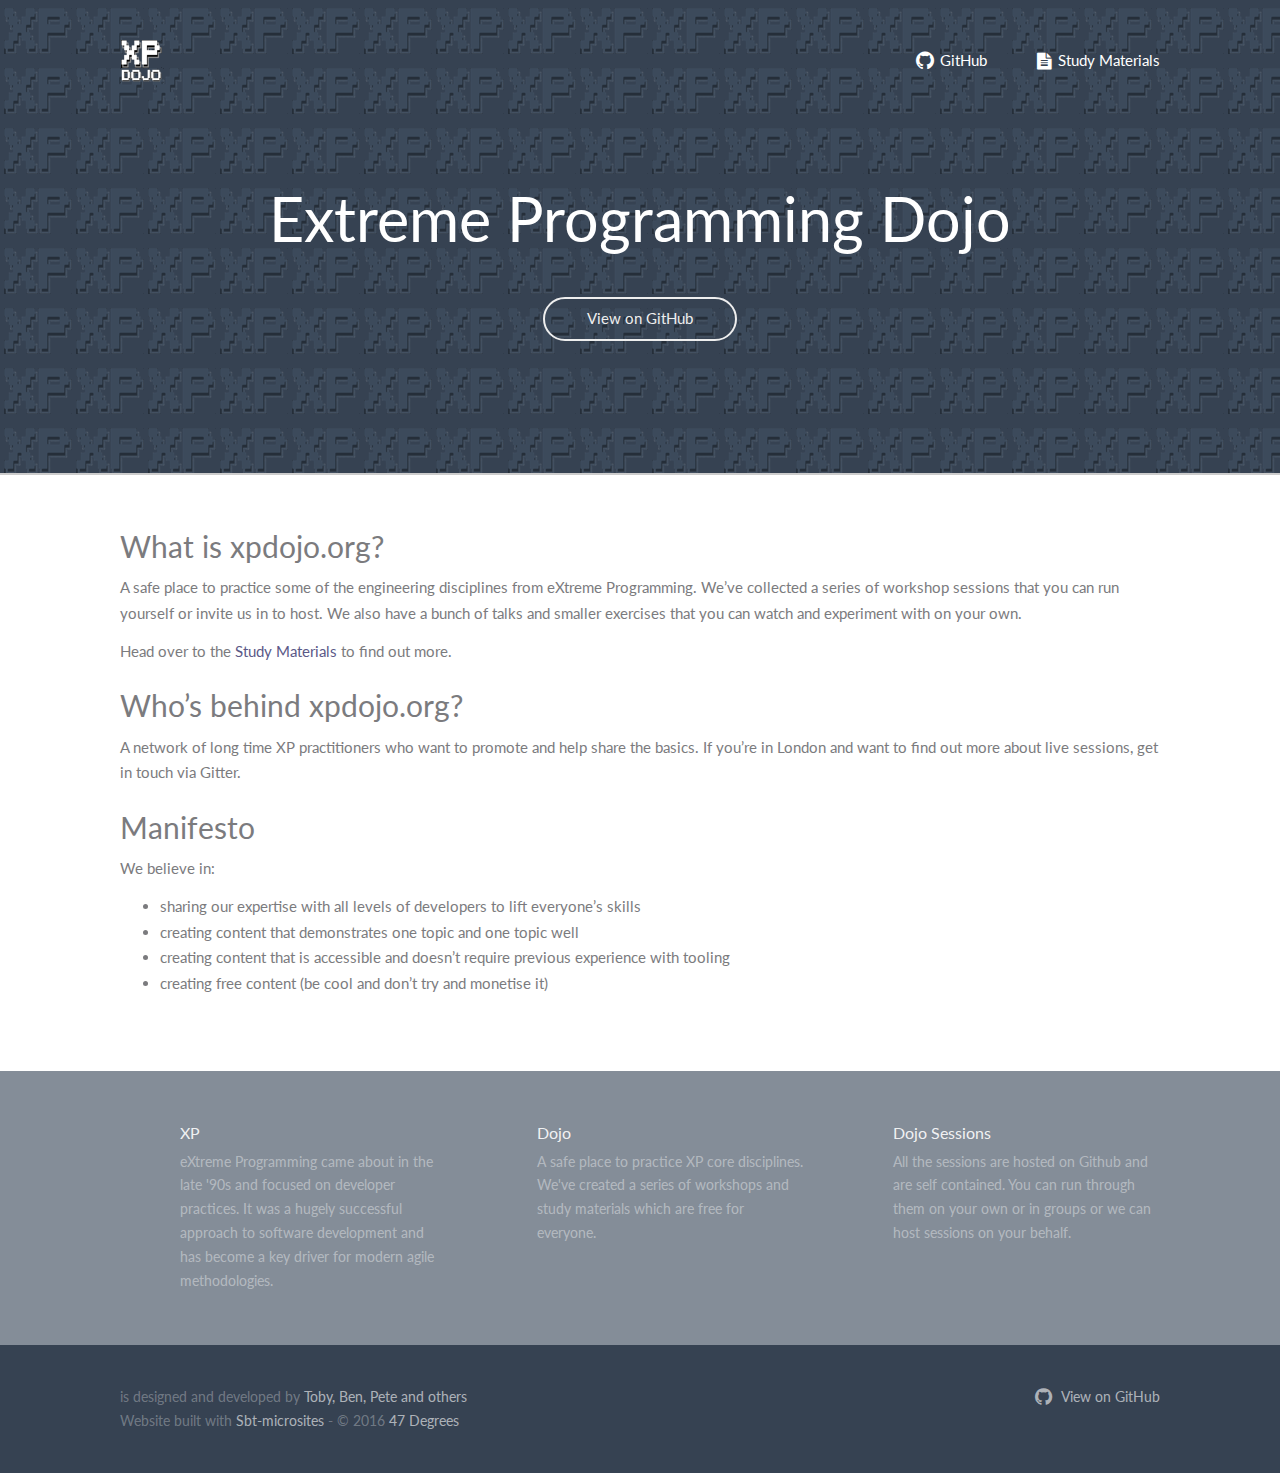
<file: index.html>
<html><head><title></title><meta charset="utf-8" /><meta http-equiv="X-UA-Compatible" content="IE=edge,chrome=1" /><meta name="viewport" content="width=device-width, initial-scale=1.0" /><meta name="author" content="Toby, Ben, Pete and others" /><meta name="description" content="Extreme Programming Dojo" /><meta name="og:image" content="/img/poster.png" /><meta name="image" property="og:image" content="/img/poster.png" /><meta name="og:title" content="" /><meta name="title" property="og:title" content="" /><meta name="og:site_name" content="" /><meta name="og:url" content="https://xpdojo.org" /><meta name="og:type" content="website" /><meta name="og:description" content="Extreme Programming Dojo" /><link rel="icon" type="image/png" href="/img/favicon.png" /><meta name="twitter:title" content="" /><meta name="twitter:image" content="/img/poster.png" /><meta name="twitter:description" content="Extreme Programming Dojo" /><meta name="twitter:card" content="summary_large_image" /><link rel="icon" type="image/png" sizes="16x16" href="/img/favicon16x16.png" /><link rel="icon" type="image/png" sizes="24x24" href="/img/favicon24x24.png" /><link rel="icon" type="image/png" sizes="32x32" href="/img/favicon32x32.png" /><link rel="icon" type="image/png" sizes="48x48" href="/img/favicon48x48.png" /><link rel="icon" type="image/png" sizes="57x57" href="/img/favicon57x57.png" /><link rel="icon" type="image/png" sizes="60x60" href="/img/favicon60x60.png" /><link rel="icon" type="image/png" sizes="64x64" href="/img/favicon64x64.png" /><link rel="icon" type="image/png" sizes="70x70" href="/img/favicon70x70.png" /><link rel="icon" type="image/png" sizes="72x72" href="/img/favicon72x72.png" /><link rel="icon" type="image/png" sizes="76x76" href="/img/favicon76x76.png" /><link rel="icon" type="image/png" sizes="96x96" href="/img/favicon96x96.png" /><link rel="icon" type="image/png" sizes="114x114" href="/img/favicon114x114.png" /><link rel="icon" type="image/png" sizes="120x120" href="/img/favicon120x120.png" /><link rel="icon" type="image/png" sizes="128x128" href="/img/favicon128x128.png" /><link rel="icon" type="image/png" sizes="144x144" href="/img/favicon144x144.png" /><link rel="icon" type="image/png" sizes="150x150" href="/img/favicon150x150.png" /><link rel="icon" type="image/png" sizes="152x152" href="/img/favicon152x152.png" /><link rel="icon" type="image/png" sizes="196x196" href="/img/favicon196x196.png" /><link rel="icon" type="image/png" sizes="310x310" href="/img/favicon310x310.png" /><link rel="icon" type="image/png" sizes="310x150" href="/img/favicon310x150.png" /><link rel="stylesheet" href="https://maxcdn.bootstrapcdn.com/bootstrap/3.3.7/css/bootstrap.min.css" /><link rel="stylesheet" href="https://maxcdn.bootstrapcdn.com/font-awesome/4.7.0/css/font-awesome.min.css" /><link rel="stylesheet" href="/highlight/styles/atom-one-light.css" /><link rel="stylesheet" href="/css/style.css" /><link rel="stylesheet" href="/css/palette.css" /><link rel="stylesheet" href="/css/codemirror.css" /><link rel="stylesheet" href="/css/overrides.css" /></head><body><header id="site-header"><div class="navbar-wrapper"><div class="container"><div class="row"><div class="col-xs-6"><a href="/" class="brand"><div class="icon-wrapper"><span></span></div></a></div><div class="col-xs-6"><nav class="text-right"><ul class=""><li><a href="https://github.com/xp-dojo/xp-dojo"><i class="fa fa-github"></i><span class="hidden-xs">GitHub</span></a></li><li><a href="/docs"><i class="fa fa-file-text"></i><span class="hidden-xs">Study Materials</span></a></li></ul></nav></div></div></div></div><div class="jumbotron"><div class="container"><h1 class="text-center">Extreme Programming Dojo</h1><h2></h2><p class="text-center"><a href="https://github.com/xp-dojo/xp-dojo" class="btn btn-outline-inverse">View on GitHub</a></p></div></div><div><ul class="horizontalNav">                        </ul></div></header><main id="site-main"><section class="use"><div class="container"><div id="content"><h2 id="what-is-xpdojoorg">What is xpdojo.org?</h2>

<p>A safe place to practice some of the engineering disciplines from eXtreme Programming. We’ve collected a series of workshop sessions that you can run yourself or invite us in to host. We also have a bunch of talks and smaller exercises that you can watch and experiment with on your own.</p>

<p>Head over to the <a href="/docs">Study Materials</a> to find out more.</p>

<h2 id="whos-behind-xpdojoorg">Who’s behind xpdojo.org?</h2>

<p>A network of long time XP practitioners who want to promote and help share the basics. If you’re in London and want to find out more about live sessions, get in touch via Gitter.</p>

<h2 id="manifesto">Manifesto</h2>

<p>We believe in:</p>

<ul>
  <li>sharing our expertise with all levels of developers to lift everyone’s skills</li>
  <li>creating content that demonstrates one topic and one topic well</li>
  <li>creating content that is accessible and doesn’t require previous experience with tooling</li>
  <li>creating free content (be cool and don’t try and monetise it)</li>
</ul>
</div></div></section><section class="technologies"><div class="container"><div class="row">
            <div class="col-md-4"><div class="xp-icon-wrapper"></div><h3>XP</h3><p>eXtreme Programming came about in the late '90s and focused on developer practices. It was a hugely successful approach to software development and has become a key driver for modern agile methodologies.</p></div>
          
            <div class="col-md-4"><div class="dojo-icon-wrapper"></div><h3>Dojo</h3><p>A safe place to practice XP core disciplines. We've created a series of workshops and study materials which are free for everyone.</p></div>
          
            <div class="col-md-4"><div class="sessions-icon-wrapper"></div><h3>Dojo Sessions</h3><p>All the sessions are hosted on Github and are self contained. You can run through them on your own or in groups or we can host sessions on your behalf.</p></div>
          </div></div></section></main><footer id="site-footer"><div class="container"><div class="row"><div class="col-xs-6"><p> is designed and developed by <a href="" target="_blank">Toby, Ben, Pete and others</a></p></div><div class="col-xs-6"><p class="text-right"><a href="https://github.com/xp-dojo/xp-dojo"><span class="fa fa-github"></span>View on GitHub</a></p></div></div><div class="row"><div class="col-xs-6"><p>Website built with <a href="https://47deg.github.io/sbt-microsites/" target="_blank">Sbt-microsites</a> - © 2016 <a href="https://www.47deg.com/" target="_blank">47 Degrees</a></p></div></div></div></footer></body></html>
</file>
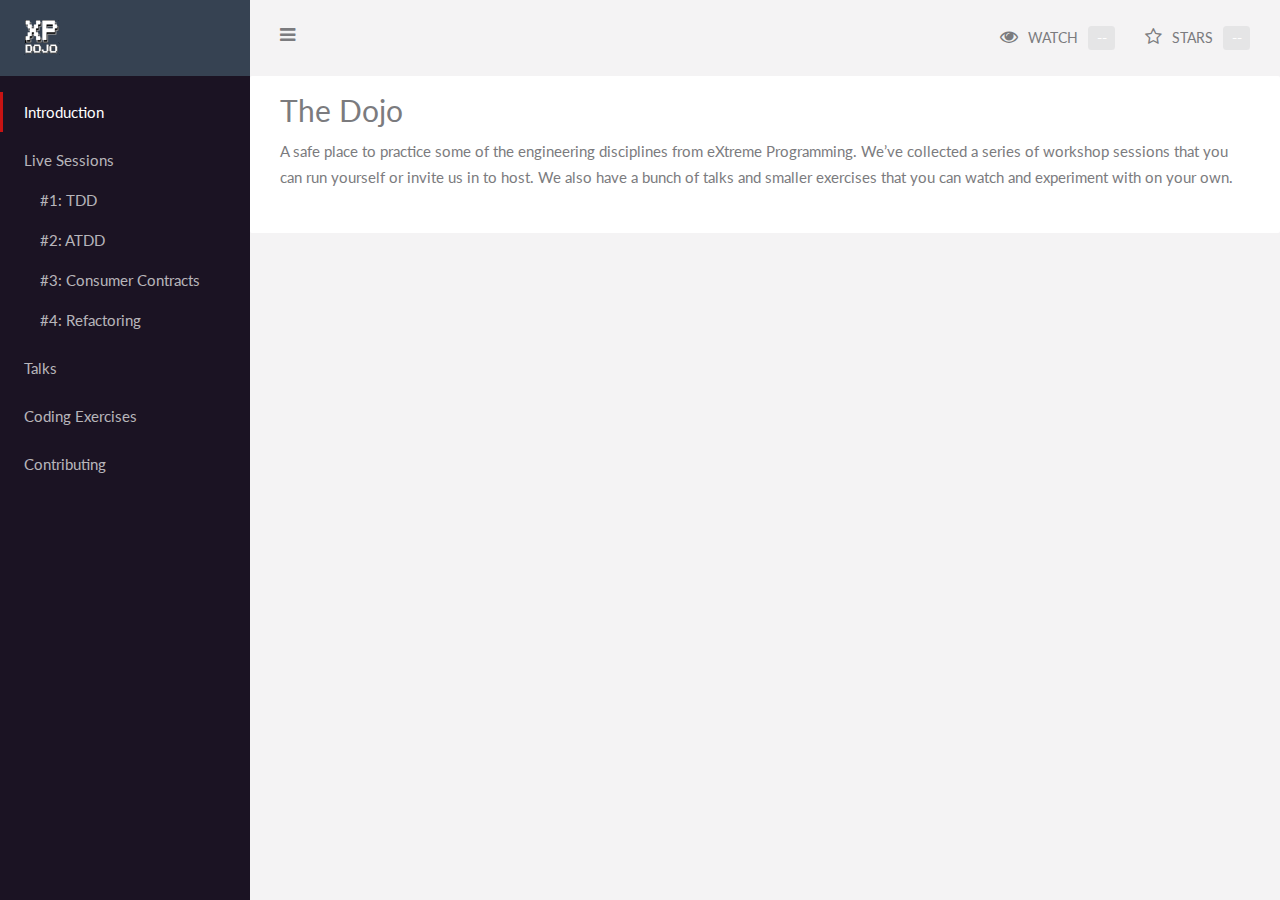
<file: docs/index.html>
<html><head><title>: Introduction</title><meta charset="utf-8" /><meta http-equiv="X-UA-Compatible" content="IE=edge,chrome=1" /><meta name="viewport" content="width=device-width, initial-scale=1.0" /><meta name="author" content="Toby, Ben, Pete and others" /><meta name="description" content="Extreme Programming Dojo" /><meta name="og:image" content="/img/poster.png" /><meta name="image" property="og:image" content="/img/poster.png" /><meta name="og:title" content=": Introduction" /><meta name="title" property="og:title" content=": Introduction" /><meta name="og:site_name" content="" /><meta name="og:url" content="https://xpdojo.org" /><meta name="og:type" content="website" /><meta name="og:description" content="Extreme Programming Dojo" /><link rel="icon" type="image/png" href="/img/favicon.png" /><meta name="twitter:title" content=": Introduction" /><meta name="twitter:image" content="/img/poster.png" /><meta name="twitter:description" content="Extreme Programming Dojo" /><meta name="twitter:card" content="summary_large_image" /><link rel="icon" type="image/png" sizes="16x16" href="/img/favicon16x16.png" /><link rel="icon" type="image/png" sizes="24x24" href="/img/favicon24x24.png" /><link rel="icon" type="image/png" sizes="32x32" href="/img/favicon32x32.png" /><link rel="icon" type="image/png" sizes="48x48" href="/img/favicon48x48.png" /><link rel="icon" type="image/png" sizes="57x57" href="/img/favicon57x57.png" /><link rel="icon" type="image/png" sizes="60x60" href="/img/favicon60x60.png" /><link rel="icon" type="image/png" sizes="64x64" href="/img/favicon64x64.png" /><link rel="icon" type="image/png" sizes="70x70" href="/img/favicon70x70.png" /><link rel="icon" type="image/png" sizes="72x72" href="/img/favicon72x72.png" /><link rel="icon" type="image/png" sizes="76x76" href="/img/favicon76x76.png" /><link rel="icon" type="image/png" sizes="96x96" href="/img/favicon96x96.png" /><link rel="icon" type="image/png" sizes="114x114" href="/img/favicon114x114.png" /><link rel="icon" type="image/png" sizes="120x120" href="/img/favicon120x120.png" /><link rel="icon" type="image/png" sizes="128x128" href="/img/favicon128x128.png" /><link rel="icon" type="image/png" sizes="144x144" href="/img/favicon144x144.png" /><link rel="icon" type="image/png" sizes="150x150" href="/img/favicon150x150.png" /><link rel="icon" type="image/png" sizes="152x152" href="/img/favicon152x152.png" /><link rel="icon" type="image/png" sizes="196x196" href="/img/favicon196x196.png" /><link rel="icon" type="image/png" sizes="310x310" href="/img/favicon310x310.png" /><link rel="icon" type="image/png" sizes="310x150" href="/img/favicon310x150.png" /><link rel="stylesheet" href="https://maxcdn.bootstrapcdn.com/bootstrap/3.3.7/css/bootstrap.min.css" /><link rel="stylesheet" href="https://maxcdn.bootstrapcdn.com/font-awesome/4.7.0/css/font-awesome.min.css" /><link rel="stylesheet" href="/highlight/styles/atom-one-light.css" /><link rel="stylesheet" href="/css/style.css" /><link rel="stylesheet" href="/css/palette.css" /><link rel="stylesheet" href="/css/codemirror.css" /><link rel="stylesheet" href="/css/overrides.css" /></head><body class="docs"><div id="wrapper"><div id="sidebar-wrapper"><ul id="sidebar" class="sidebar-nav"><li class="sidebar-brand"><a href="/" class="brand"><div class="brand-wrapper"><span></span></div></a></li> <li><a href="/docs/index.html" class=" active ">Introduction</a></li> <li><a href="/docs/live_sessions.html" class="">Live Sessions</a> <ul class="sub_section"> <li><a href="/docs/lessons/01/tdd.html" class="">#1: TDD</a></li> <li><a href="/docs/lessons/02/atdd.html" class="">#2: ATDD</a></li> <li><a href="/docs/lessons/03/cdc.html" class="">#3: Consumer Contracts</a></li> <li><a href="/docs/lessons/04/refactoring.html" class="">#4: Refactoring</a></li></ul></li> <li><a href="/docs/talks.html" class="">Talks</a></li> <li><a href="/docs/exercises.html" class="">Coding Exercises</a></li> <li><a href="/docs/contributing.html" class="">Contributing</a></li></ul></div><div id="page-content-wrapper"><div class="nav"><div class="container-fluid"><div class="row"><div class="col-lg-12"><div class="action-menu pull-left clearfix"><a href="#menu-toggle" id="menu-toggle"><i class="fa fa-bars" aria-hidden="true"></i></a></div><ul class="pull-right"><li id="gh-eyes-item" class="hidden-xs"><a href="https://github.com/xp-dojo/xp-dojo"><i class="fa fa-eye"></i><span>WATCH<span id="eyes" class="label label-default">--</span></span></a></li><li id="gh-stars-item" class="hidden-xs"><a href="https://github.com/xp-dojo/xp-dojo"><i class="fa fa-star-o"></i><span>STARS<span id="stars" class="label label-default">--</span></span></a></li></ul></div></div></div></div><div id="content" data-github-owner="xp-dojo" data-github-repo="xp-dojo"><div class="content-wrapper"><section><h1 id="the-dojo">The Dojo</h1>

<p>A safe place to practice some of the engineering disciplines from eXtreme Programming. We’ve collected a series of workshop sessions that you can run yourself or invite us in to host. We also have a bunch of talks and smaller exercises that you can watch and experiment with on your own.</p>
</section></div></div></div></div><script src="https://cdnjs.cloudflare.com/ajax/libs/jquery/1.11.3/jquery.min.js"></script><script src="https://cdnjs.cloudflare.com/ajax/libs/twitter-bootstrap/3.3.7/js/bootstrap.min.js"></script><script src="/highlight/highlight.pack.js"></script><script>hljs.configure({languages:['scala','java','bash']});
hljs.initHighlighting();
              </script><script>((window.gitter = {}).chat = {}).options = {
room: 'xp-dojo/community'};</script><script src="https://sidecar.gitter.im/dist/sidecar.v1.js"></script><script src="/js/main.js"></script></body></html>
</file>
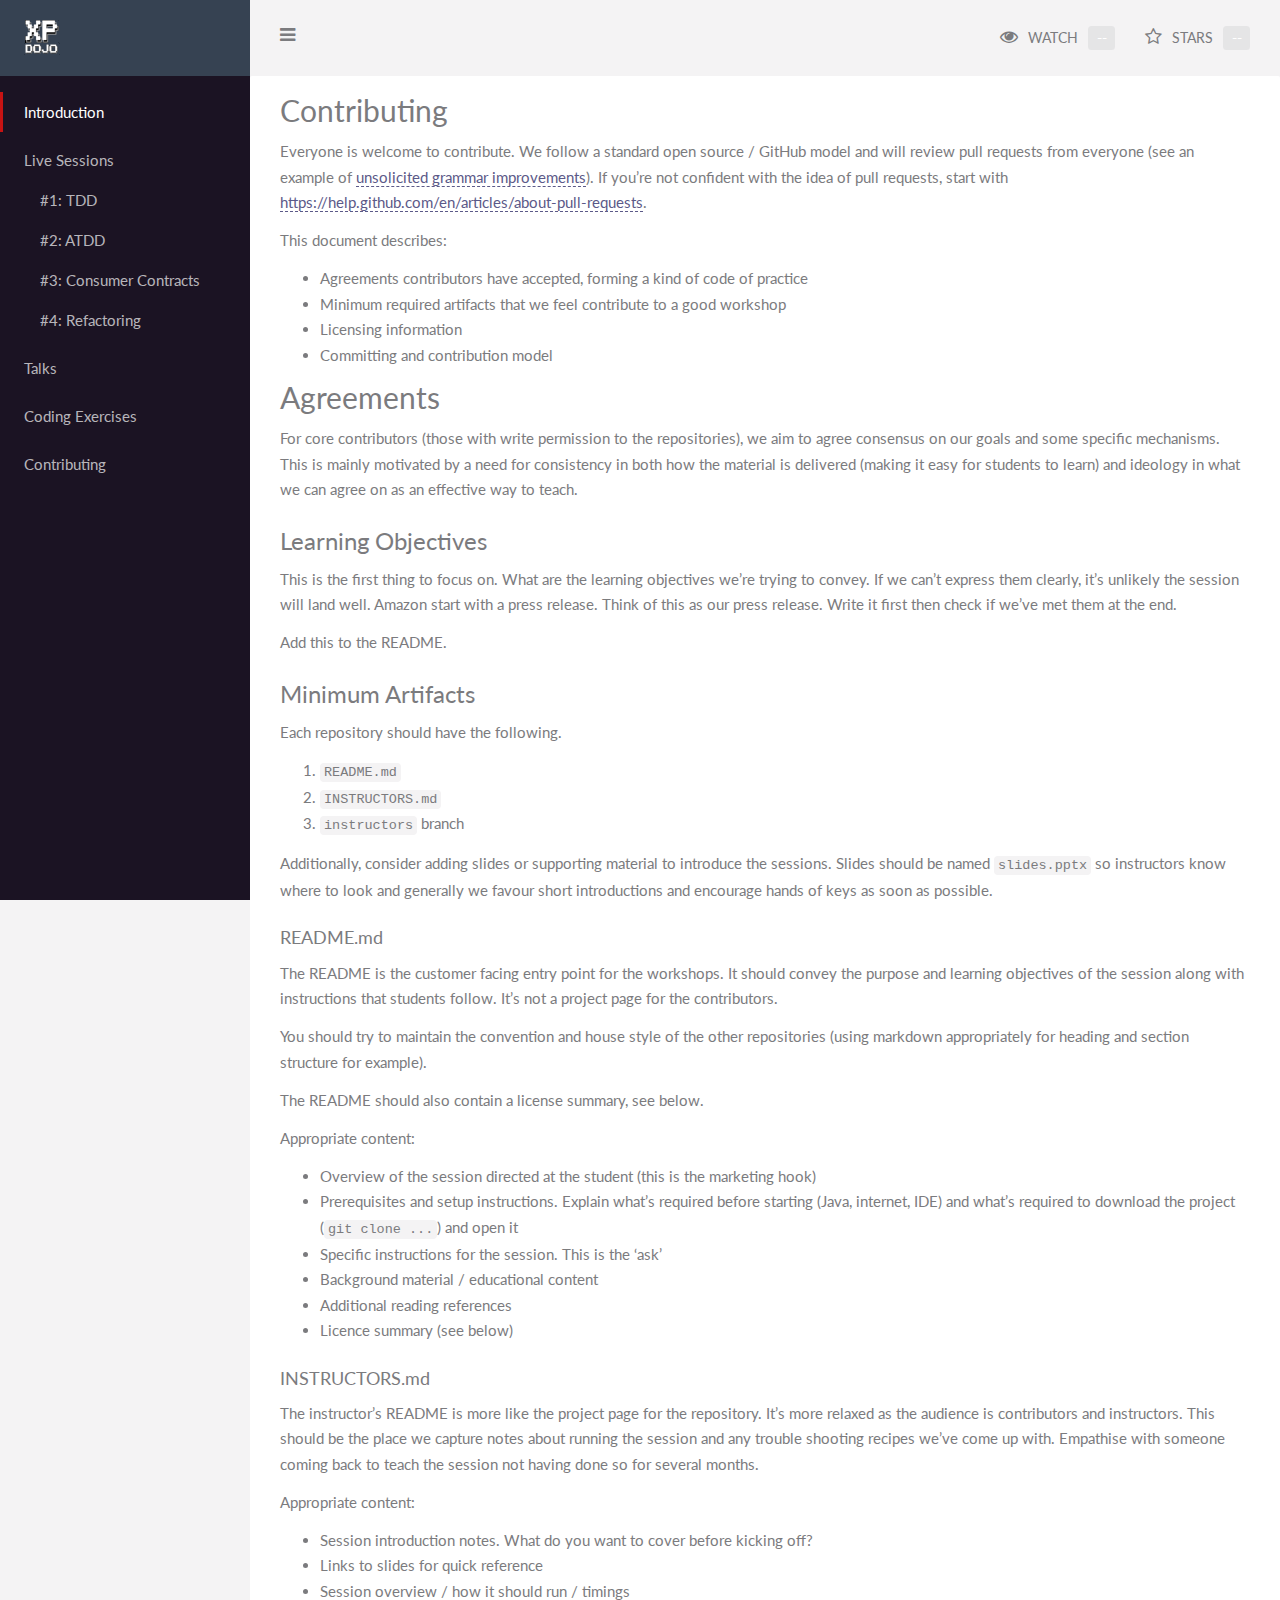
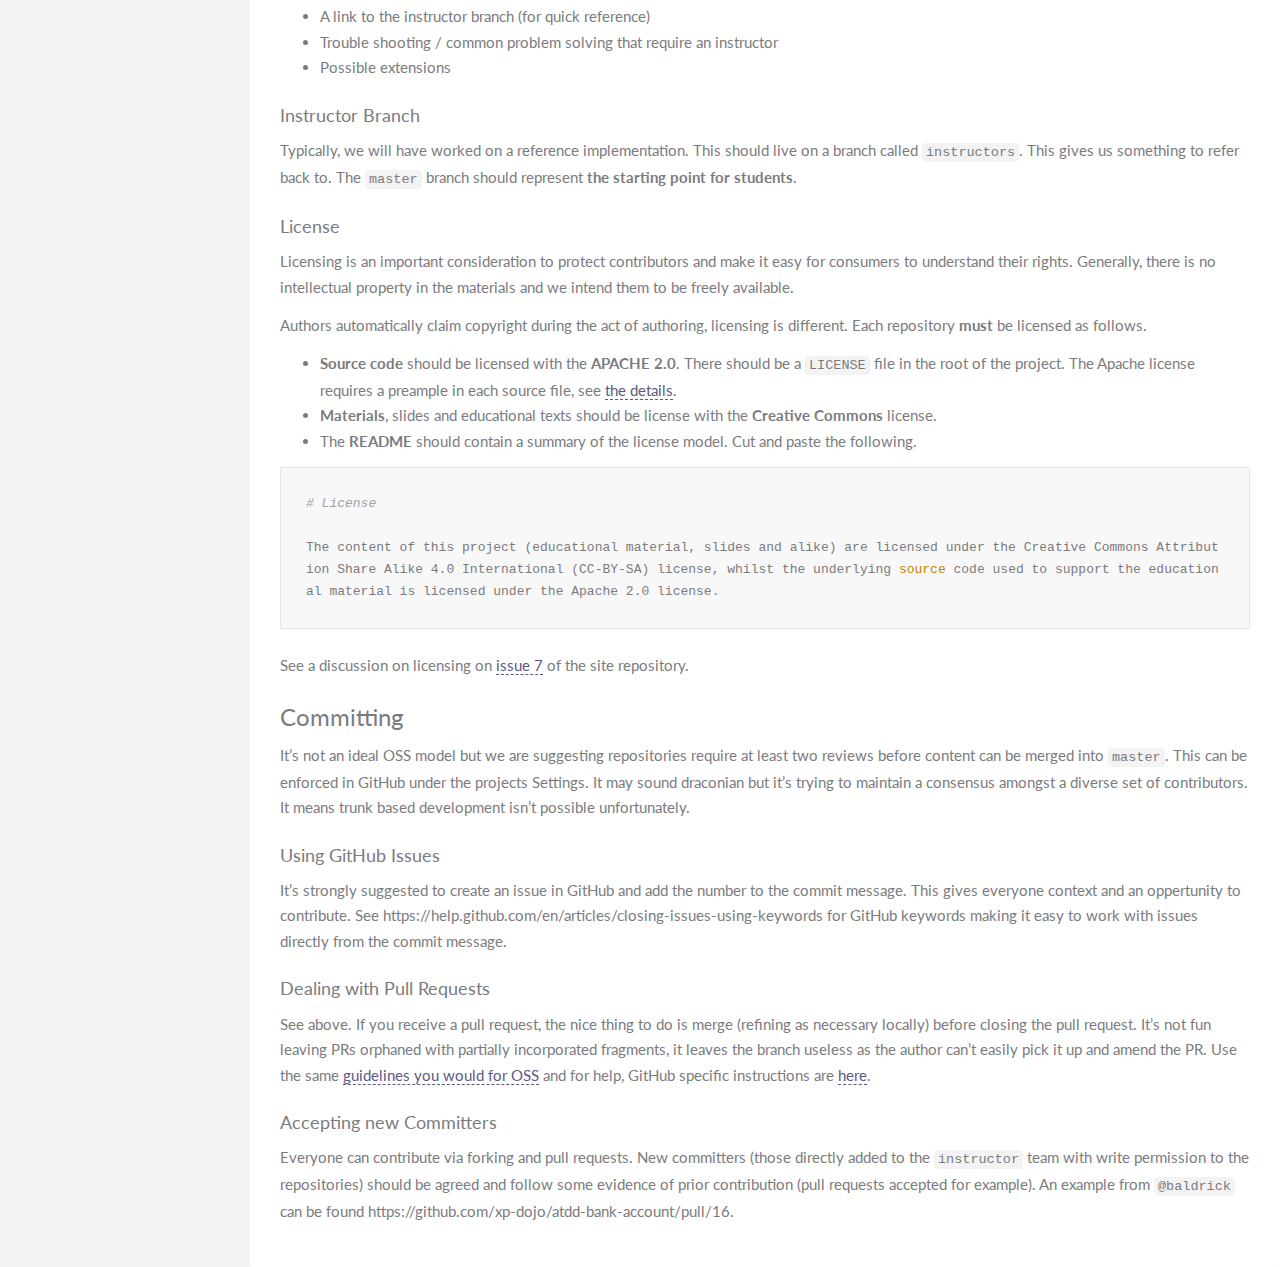
<file: docs/contributing.html>
<html><head><title>: Introduction</title><meta charset="utf-8" /><meta http-equiv="X-UA-Compatible" content="IE=edge,chrome=1" /><meta name="viewport" content="width=device-width, initial-scale=1.0" /><meta name="author" content="Toby, Ben, Pete and others" /><meta name="description" content="Extreme Programming Dojo" /><meta name="og:image" content="/img/poster.png" /><meta name="image" property="og:image" content="/img/poster.png" /><meta name="og:title" content=": Introduction" /><meta name="title" property="og:title" content=": Introduction" /><meta name="og:site_name" content="" /><meta name="og:url" content="https://xpdojo.org" /><meta name="og:type" content="website" /><meta name="og:description" content="Extreme Programming Dojo" /><link rel="icon" type="image/png" href="/img/favicon.png" /><meta name="twitter:title" content=": Introduction" /><meta name="twitter:image" content="/img/poster.png" /><meta name="twitter:description" content="Extreme Programming Dojo" /><meta name="twitter:card" content="summary_large_image" /><link rel="icon" type="image/png" sizes="16x16" href="/img/favicon16x16.png" /><link rel="icon" type="image/png" sizes="24x24" href="/img/favicon24x24.png" /><link rel="icon" type="image/png" sizes="32x32" href="/img/favicon32x32.png" /><link rel="icon" type="image/png" sizes="48x48" href="/img/favicon48x48.png" /><link rel="icon" type="image/png" sizes="57x57" href="/img/favicon57x57.png" /><link rel="icon" type="image/png" sizes="60x60" href="/img/favicon60x60.png" /><link rel="icon" type="image/png" sizes="64x64" href="/img/favicon64x64.png" /><link rel="icon" type="image/png" sizes="70x70" href="/img/favicon70x70.png" /><link rel="icon" type="image/png" sizes="72x72" href="/img/favicon72x72.png" /><link rel="icon" type="image/png" sizes="76x76" href="/img/favicon76x76.png" /><link rel="icon" type="image/png" sizes="96x96" href="/img/favicon96x96.png" /><link rel="icon" type="image/png" sizes="114x114" href="/img/favicon114x114.png" /><link rel="icon" type="image/png" sizes="120x120" href="/img/favicon120x120.png" /><link rel="icon" type="image/png" sizes="128x128" href="/img/favicon128x128.png" /><link rel="icon" type="image/png" sizes="144x144" href="/img/favicon144x144.png" /><link rel="icon" type="image/png" sizes="150x150" href="/img/favicon150x150.png" /><link rel="icon" type="image/png" sizes="152x152" href="/img/favicon152x152.png" /><link rel="icon" type="image/png" sizes="196x196" href="/img/favicon196x196.png" /><link rel="icon" type="image/png" sizes="310x310" href="/img/favicon310x310.png" /><link rel="icon" type="image/png" sizes="310x150" href="/img/favicon310x150.png" /><link rel="stylesheet" href="https://maxcdn.bootstrapcdn.com/bootstrap/3.3.7/css/bootstrap.min.css" /><link rel="stylesheet" href="https://maxcdn.bootstrapcdn.com/font-awesome/4.7.0/css/font-awesome.min.css" /><link rel="stylesheet" href="/highlight/styles/atom-one-light.css" /><link rel="stylesheet" href="/css/style.css" /><link rel="stylesheet" href="/css/palette.css" /><link rel="stylesheet" href="/css/codemirror.css" /><link rel="stylesheet" href="/css/overrides.css" /></head><body class="docs"><div id="wrapper"><div id="sidebar-wrapper"><ul id="sidebar" class="sidebar-nav"><li class="sidebar-brand"><a href="/" class="brand"><div class="brand-wrapper"><span></span></div></a></li> <li><a href="/docs/index.html" class=" active ">Introduction</a></li> <li><a href="/docs/live_sessions.html" class="">Live Sessions</a> <ul class="sub_section"> <li><a href="/docs/lessons/01/tdd.html" class="">#1: TDD</a></li> <li><a href="/docs/lessons/02/atdd.html" class="">#2: ATDD</a></li> <li><a href="/docs/lessons/03/cdc.html" class="">#3: Consumer Contracts</a></li> <li><a href="/docs/lessons/04/refactoring.html" class="">#4: Refactoring</a></li></ul></li> <li><a href="/docs/talks.html" class="">Talks</a></li> <li><a href="/docs/exercises.html" class="">Coding Exercises</a></li> <li><a href="/docs/contributing.html" class="">Contributing</a></li></ul></div><div id="page-content-wrapper"><div class="nav"><div class="container-fluid"><div class="row"><div class="col-lg-12"><div class="action-menu pull-left clearfix"><a href="#menu-toggle" id="menu-toggle"><i class="fa fa-bars" aria-hidden="true"></i></a></div><ul class="pull-right"><li id="gh-eyes-item" class="hidden-xs"><a href="https://github.com/xp-dojo/xp-dojo"><i class="fa fa-eye"></i><span>WATCH<span id="eyes" class="label label-default">--</span></span></a></li><li id="gh-stars-item" class="hidden-xs"><a href="https://github.com/xp-dojo/xp-dojo"><i class="fa fa-star-o"></i><span>STARS<span id="stars" class="label label-default">--</span></span></a></li></ul></div></div></div></div><div id="content" data-github-owner="xp-dojo" data-github-repo="xp-dojo"><div class="content-wrapper"><section><h1 id="contributing">Contributing</h1>

<p>Everyone is welcome to contribute. We follow a standard open source / GitHub model and will review pull requests from everyone (see an example of <a href="https://github.com/xp-dojo/atdd-bank-account/pull/16">unsolicited grammar improvements</a>). If you’re not confident with the idea of pull requests, start with <a href="https://help.github.com/en/articles/about-pull-requests">https://help.github.com/en/articles/about-pull-requests</a>.</p>

<p>This document describes:</p>

<ul>
  <li>Agreements contributors have accepted, forming a kind of code of practice</li>
  <li>Minimum required artifacts that we feel contribute to a good workshop</li>
  <li>Licensing information</li>
  <li>Committing and contribution model</li>
</ul>

<h1 id="agreements">Agreements</h1>

<p>For core contributors (those with write permission to the repositories), we aim to agree consensus on our goals and some specific mechanisms. This is mainly motivated by a need for consistency in both how the material is delivered (making it easy for students to learn) and ideology in what we can agree on as an effective way to teach.</p>

<h2 id="learning-objectives">Learning Objectives</h2>

<p>This is the first thing to focus on. What are the learning objectives we’re trying to convey. If we can’t express them clearly, it’s unlikely the session will land well. Amazon start with a press release. Think of this as our press release. Write it first then check if we’ve met them at the end.</p>

<p>Add this to the README.</p>

<h2 id="minimum-artifacts">Minimum Artifacts</h2>

<p>Each repository should have the following.</p>

<ol>
  <li><code class="highlighter-rouge">README.md</code></li>
  <li><code class="highlighter-rouge">INSTRUCTORS.md</code></li>
  <li><code class="highlighter-rouge">instructors</code> branch</li>
</ol>

<p>Additionally, consider adding slides or supporting material to introduce the sessions. Slides should be named <code class="highlighter-rouge">slides.pptx</code> so instructors know where to look and generally we favour short introductions and encourage hands of keys as soon as possible.</p>

<h3 id="readmemd">README.md</h3>

<p>The README is the customer facing entry point for the workshops. It should convey the purpose and learning objectives of the session along with instructions that students follow. It’s not a project page for the contributors.</p>

<p>You should try to maintain the convention and house style of the other repositories (using markdown appropriately for heading and section structure for example).</p>

<p>The README should also contain a license summary, see below.</p>

<p>Appropriate content:</p>

<ul>
  <li>Overview of the session directed at the student (this is the marketing hook)</li>
  <li>Prerequisites and setup instructions. Explain what’s required before starting (Java, internet, IDE) and what’s required to download the project (<code class="highlighter-rouge">git clone ...</code>) and open it</li>
  <li>Specific instructions for the session. This is the ‘ask’</li>
  <li>Background material / educational content</li>
  <li>Additional reading references</li>
  <li>Licence summary (see below)</li>
</ul>

<h3 id="instructorsmd">INSTRUCTORS.md</h3>

<p>The instructor’s README is more like the project page for the repository. It’s more relaxed as the audience is contributors and instructors. This should be the place we capture notes about running the session and any trouble shooting recipes we’ve come up with. Empathise with someone coming back to teach the session not having done so for several months.</p>

<p>Appropriate content:</p>

<ul>
  <li>Session introduction notes. What do you want to cover before kicking off?</li>
  <li>Links to slides for quick reference</li>
  <li>Session overview / how it should run / timings</li>
  <li>A link to the instructor branch (for quick reference)</li>
  <li>Trouble shooting / common problem solving that require an instructor</li>
  <li>Possible extensions</li>
</ul>

<h3 id="instructor-branch">Instructor Branch</h3>

<p>Typically, we will have worked on a reference implementation. This should live on a branch called <code class="highlighter-rouge">instructors</code>. This gives us something to refer back to. The <code class="highlighter-rouge">master</code> branch should represent <strong>the starting point for students</strong>.</p>

<h3 id="license">License</h3>

<p>Licensing is an important consideration to protect contributors and make it easy for consumers to understand their rights. Generally, there is no intellectual property in the materials and we intend them to be freely available.</p>

<p>Authors automatically claim copyright during the act of authoring, licensing is different. Each repository <strong>must</strong> be licensed as follows.</p>

<ul>
  <li><strong>Source code</strong> should be licensed with the <strong>APACHE 2.0</strong>. There should be a <code class="highlighter-rouge">LICENSE</code> file in the root of the project. The Apache license requires a preample in each source file, see <a href="https://www.apache.org/licenses/LICENSE-2.0#apply">the details</a>.</li>
  <li><strong>Materials</strong>, slides and educational texts should be license with the <strong>Creative Commons</strong> license.</li>
  <li>The <strong>README</strong> should contain a summary of the license model. Cut and paste the following.</li>
</ul>

<div class="highlighter-rouge"><div class="highlight"><pre class="highlight"><code># License

The content of this project (educational material, slides and alike) are licensed under the Creative Commons Attribution Share Alike 4.0 International (CC-BY-SA) license, whilst the underlying source code used to support the educational material is licensed under the Apache 2.0 license.
</code></pre></div></div>

<p>See a discussion on licensing on <a href="https://github.com/xp-dojo/atdd-bank-account/issues/7">issue 7</a> of the site repository.</p>

<h2 id="committing">Committing</h2>

<p>It’s not an ideal OSS model but we are suggesting repositories require at least two reviews before content can be merged into <code class="highlighter-rouge">master</code>. This can be enforced in GitHub under the projects Settings. It may sound draconian but it’s trying to maintain a consensus amongst a diverse set of contributors. It means trunk based development isn’t possible unfortunately.</p>

<h3 id="using-github-issues">Using GitHub Issues</h3>

<p>It’s strongly suggested to create an issue in GitHub and add the number to the commit message. This gives everyone context and an oppertunity to contribute. See https://help.github.com/en/articles/closing-issues-using-keywords for GitHub keywords making it easy to work with issues directly from the commit message.</p>

<h3 id="dealing-with-pull-requests">Dealing with Pull Requests</h3>

<p>See above. If you receive a pull request, the nice thing to do is merge (refining as necessary locally) before closing the pull request. It’s not fun leaving PRs orphaned with partially incorporated fragments, it leaves the branch useless as the author can’t easily pick it up and amend the PR. Use the same <a href="https://help.github.com/en/articles/fork-a-repo">guidelines you would for OSS</a> and for help, GitHub specific instructions are <a href="https://help.github.com/en/articles/merging-a-pull-request">here</a>.</p>

<h3 id="accepting-new-committers">Accepting new Committers</h3>

<p>Everyone can contribute via forking and pull requests. New committers (those directly added to the <code class="highlighter-rouge">instructor</code> team with write permission to the repositories) should be agreed and follow some evidence of prior contribution (pull requests accepted for example). An example from <code class="highlighter-rouge">@baldrick</code> can be found https://github.com/xp-dojo/atdd-bank-account/pull/16.</p>
</section></div></div></div></div><script src="https://cdnjs.cloudflare.com/ajax/libs/jquery/1.11.3/jquery.min.js"></script><script src="https://cdnjs.cloudflare.com/ajax/libs/twitter-bootstrap/3.3.7/js/bootstrap.min.js"></script><script src="/highlight/highlight.pack.js"></script><script>hljs.configure({languages:['scala','java','bash']});
hljs.initHighlighting();
              </script><script>((window.gitter = {}).chat = {}).options = {
room: 'xp-dojo/community'};</script><script src="https://sidecar.gitter.im/dist/sidecar.v1.js"></script><script src="/js/main.js"></script></body></html>
</file>
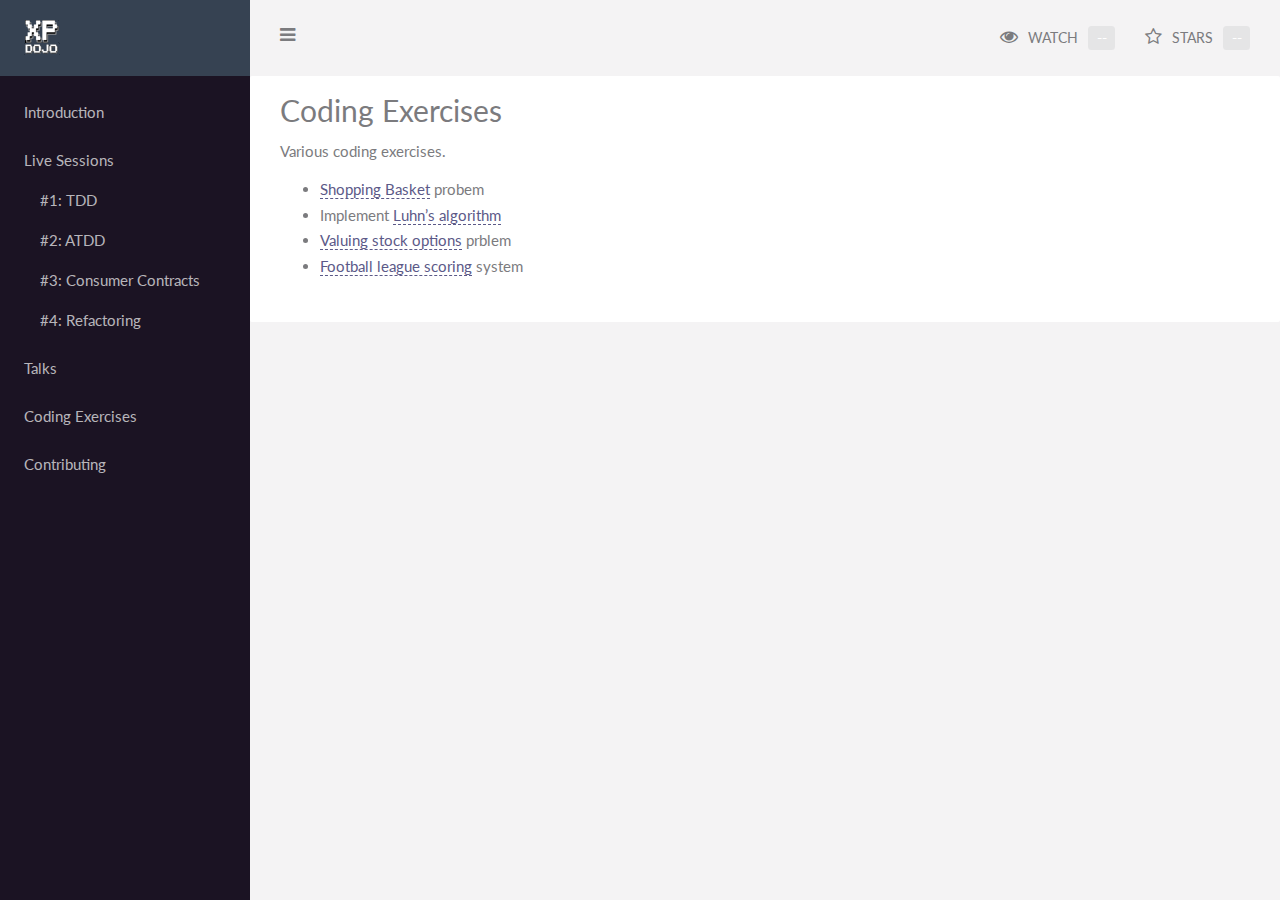
<file: docs/exercises.html>
<html><head><title>: Exercises</title><meta charset="utf-8" /><meta http-equiv="X-UA-Compatible" content="IE=edge,chrome=1" /><meta name="viewport" content="width=device-width, initial-scale=1.0" /><meta name="author" content="Toby, Ben, Pete and others" /><meta name="description" content="Extreme Programming Dojo" /><meta name="og:image" content="/img/poster.png" /><meta name="image" property="og:image" content="/img/poster.png" /><meta name="og:title" content=": Exercises" /><meta name="title" property="og:title" content=": Exercises" /><meta name="og:site_name" content="" /><meta name="og:url" content="https://xpdojo.org" /><meta name="og:type" content="website" /><meta name="og:description" content="Extreme Programming Dojo" /><link rel="icon" type="image/png" href="/img/favicon.png" /><meta name="twitter:title" content=": Exercises" /><meta name="twitter:image" content="/img/poster.png" /><meta name="twitter:description" content="Extreme Programming Dojo" /><meta name="twitter:card" content="summary_large_image" /><link rel="icon" type="image/png" sizes="16x16" href="/img/favicon16x16.png" /><link rel="icon" type="image/png" sizes="24x24" href="/img/favicon24x24.png" /><link rel="icon" type="image/png" sizes="32x32" href="/img/favicon32x32.png" /><link rel="icon" type="image/png" sizes="48x48" href="/img/favicon48x48.png" /><link rel="icon" type="image/png" sizes="57x57" href="/img/favicon57x57.png" /><link rel="icon" type="image/png" sizes="60x60" href="/img/favicon60x60.png" /><link rel="icon" type="image/png" sizes="64x64" href="/img/favicon64x64.png" /><link rel="icon" type="image/png" sizes="70x70" href="/img/favicon70x70.png" /><link rel="icon" type="image/png" sizes="72x72" href="/img/favicon72x72.png" /><link rel="icon" type="image/png" sizes="76x76" href="/img/favicon76x76.png" /><link rel="icon" type="image/png" sizes="96x96" href="/img/favicon96x96.png" /><link rel="icon" type="image/png" sizes="114x114" href="/img/favicon114x114.png" /><link rel="icon" type="image/png" sizes="120x120" href="/img/favicon120x120.png" /><link rel="icon" type="image/png" sizes="128x128" href="/img/favicon128x128.png" /><link rel="icon" type="image/png" sizes="144x144" href="/img/favicon144x144.png" /><link rel="icon" type="image/png" sizes="150x150" href="/img/favicon150x150.png" /><link rel="icon" type="image/png" sizes="152x152" href="/img/favicon152x152.png" /><link rel="icon" type="image/png" sizes="196x196" href="/img/favicon196x196.png" /><link rel="icon" type="image/png" sizes="310x310" href="/img/favicon310x310.png" /><link rel="icon" type="image/png" sizes="310x150" href="/img/favicon310x150.png" /><link rel="stylesheet" href="https://maxcdn.bootstrapcdn.com/bootstrap/3.3.7/css/bootstrap.min.css" /><link rel="stylesheet" href="https://maxcdn.bootstrapcdn.com/font-awesome/4.7.0/css/font-awesome.min.css" /><link rel="stylesheet" href="/highlight/styles/atom-one-light.css" /><link rel="stylesheet" href="/css/style.css" /><link rel="stylesheet" href="/css/palette.css" /><link rel="stylesheet" href="/css/codemirror.css" /><link rel="stylesheet" href="/css/overrides.css" /></head><body class="docs"><div id="wrapper"><div id="sidebar-wrapper"><ul id="sidebar" class="sidebar-nav"><li class="sidebar-brand"><a href="/" class="brand"><div class="brand-wrapper"><span></span></div></a></li> <li><a href="/docs/index.html" class="">Introduction</a></li> <li><a href="/docs/live_sessions.html" class="">Live Sessions</a> <ul class="sub_section"> <li><a href="/docs/lessons/01/tdd.html" class="">#1: TDD</a></li> <li><a href="/docs/lessons/02/atdd.html" class="">#2: ATDD</a></li> <li><a href="/docs/lessons/03/cdc.html" class="">#3: Consumer Contracts</a></li> <li><a href="/docs/lessons/04/refactoring.html" class="">#4: Refactoring</a></li></ul></li> <li><a href="/docs/talks.html" class="">Talks</a></li> <li><a href="/docs/exercises.html" class="">Coding Exercises</a></li> <li><a href="/docs/contributing.html" class="">Contributing</a></li></ul></div><div id="page-content-wrapper"><div class="nav"><div class="container-fluid"><div class="row"><div class="col-lg-12"><div class="action-menu pull-left clearfix"><a href="#menu-toggle" id="menu-toggle"><i class="fa fa-bars" aria-hidden="true"></i></a></div><ul class="pull-right"><li id="gh-eyes-item" class="hidden-xs"><a href="https://github.com/xp-dojo/xp-dojo"><i class="fa fa-eye"></i><span>WATCH<span id="eyes" class="label label-default">--</span></span></a></li><li id="gh-stars-item" class="hidden-xs"><a href="https://github.com/xp-dojo/xp-dojo"><i class="fa fa-star-o"></i><span>STARS<span id="stars" class="label label-default">--</span></span></a></li></ul></div></div></div></div><div id="content" data-github-owner="xp-dojo" data-github-repo="xp-dojo"><div class="content-wrapper"><section><h1 id="coding-exercises">Coding Exercises</h1>

<p>Various coding exercises.</p>

<ul>
  <li><a href="https://github.com/tobyweston/shopping_basket">Shopping Basket</a> probem</li>
  <li>Implement <a href="https://github.com/tobyweston/coding_exercises/blob/master/luhns-algorithm/README.md">Luhn’s algorithm</a></li>
  <li><a href="https://github.com/tobyweston/coding_exercises/tree/master/options">Valuing stock options</a> prblem</li>
  <li><a href="https://github.com/tobyweston/football">Football league scoring</a> system</li>
</ul>
</section></div></div></div></div><script src="https://cdnjs.cloudflare.com/ajax/libs/jquery/1.11.3/jquery.min.js"></script><script src="https://cdnjs.cloudflare.com/ajax/libs/twitter-bootstrap/3.3.7/js/bootstrap.min.js"></script><script src="/highlight/highlight.pack.js"></script><script>hljs.configure({languages:['scala','java','bash']});
hljs.initHighlighting();
              </script><script>((window.gitter = {}).chat = {}).options = {
room: 'xp-dojo/community'};</script><script src="https://sidecar.gitter.im/dist/sidecar.v1.js"></script><script src="/js/main.js"></script></body></html>
</file>
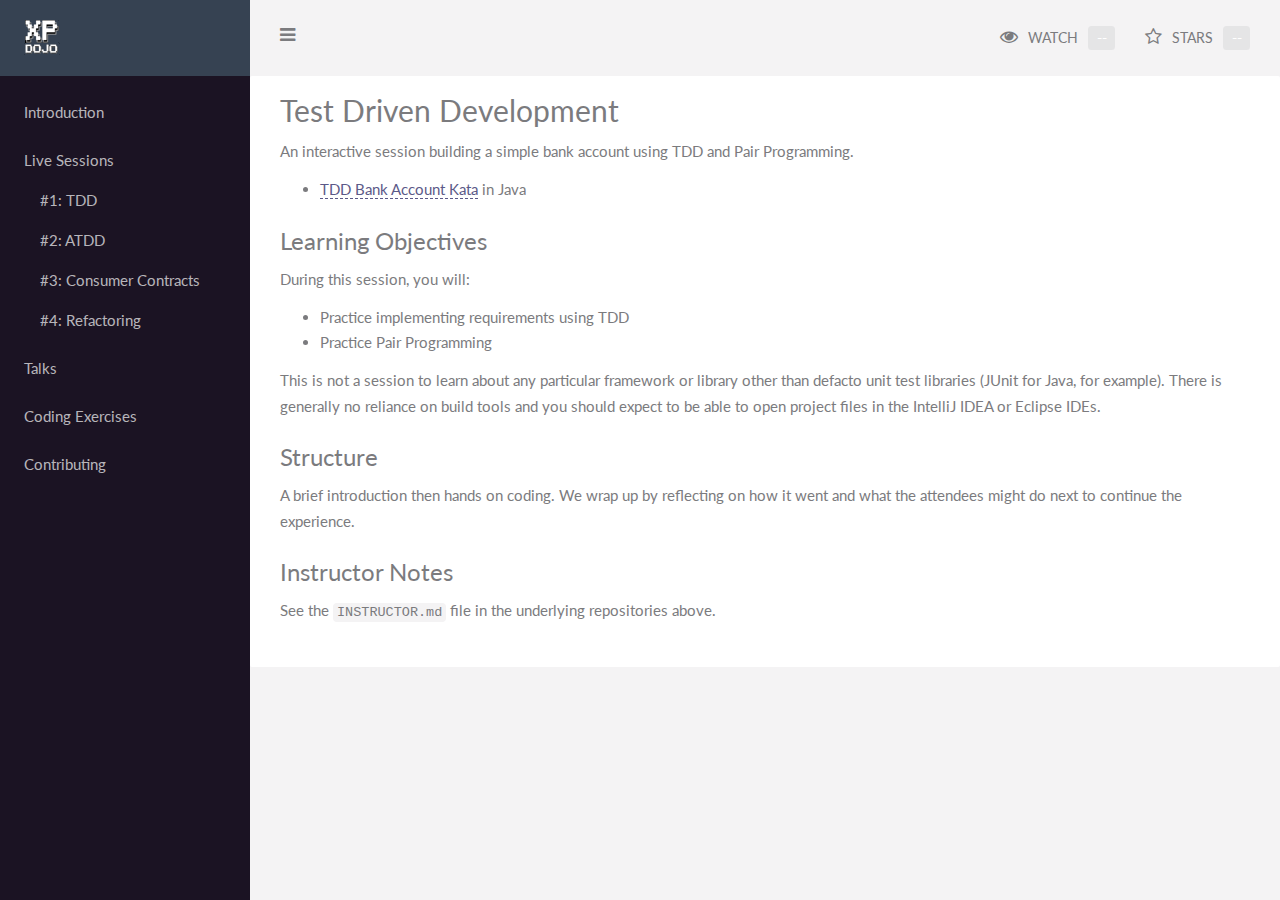
<file: docs/lessons/01/tdd.html>
<html><head><title>: TDD</title><meta charset="utf-8" /><meta http-equiv="X-UA-Compatible" content="IE=edge,chrome=1" /><meta name="viewport" content="width=device-width, initial-scale=1.0" /><meta name="author" content="Toby, Ben, Pete and others" /><meta name="description" content="Extreme Programming Dojo" /><meta name="og:image" content="/img/poster.png" /><meta name="image" property="og:image" content="/img/poster.png" /><meta name="og:title" content=": TDD" /><meta name="title" property="og:title" content=": TDD" /><meta name="og:site_name" content="" /><meta name="og:url" content="https://xpdojo.org" /><meta name="og:type" content="website" /><meta name="og:description" content="Extreme Programming Dojo" /><link rel="icon" type="image/png" href="/img/favicon.png" /><meta name="twitter:title" content=": TDD" /><meta name="twitter:image" content="/img/poster.png" /><meta name="twitter:description" content="Extreme Programming Dojo" /><meta name="twitter:card" content="summary_large_image" /><link rel="icon" type="image/png" sizes="16x16" href="/img/favicon16x16.png" /><link rel="icon" type="image/png" sizes="24x24" href="/img/favicon24x24.png" /><link rel="icon" type="image/png" sizes="32x32" href="/img/favicon32x32.png" /><link rel="icon" type="image/png" sizes="48x48" href="/img/favicon48x48.png" /><link rel="icon" type="image/png" sizes="57x57" href="/img/favicon57x57.png" /><link rel="icon" type="image/png" sizes="60x60" href="/img/favicon60x60.png" /><link rel="icon" type="image/png" sizes="64x64" href="/img/favicon64x64.png" /><link rel="icon" type="image/png" sizes="70x70" href="/img/favicon70x70.png" /><link rel="icon" type="image/png" sizes="72x72" href="/img/favicon72x72.png" /><link rel="icon" type="image/png" sizes="76x76" href="/img/favicon76x76.png" /><link rel="icon" type="image/png" sizes="96x96" href="/img/favicon96x96.png" /><link rel="icon" type="image/png" sizes="114x114" href="/img/favicon114x114.png" /><link rel="icon" type="image/png" sizes="120x120" href="/img/favicon120x120.png" /><link rel="icon" type="image/png" sizes="128x128" href="/img/favicon128x128.png" /><link rel="icon" type="image/png" sizes="144x144" href="/img/favicon144x144.png" /><link rel="icon" type="image/png" sizes="150x150" href="/img/favicon150x150.png" /><link rel="icon" type="image/png" sizes="152x152" href="/img/favicon152x152.png" /><link rel="icon" type="image/png" sizes="196x196" href="/img/favicon196x196.png" /><link rel="icon" type="image/png" sizes="310x310" href="/img/favicon310x310.png" /><link rel="icon" type="image/png" sizes="310x150" href="/img/favicon310x150.png" /><link rel="stylesheet" href="https://maxcdn.bootstrapcdn.com/bootstrap/3.3.7/css/bootstrap.min.css" /><link rel="stylesheet" href="https://maxcdn.bootstrapcdn.com/font-awesome/4.7.0/css/font-awesome.min.css" /><link rel="stylesheet" href="/highlight/styles/atom-one-light.css" /><link rel="stylesheet" href="/css/style.css" /><link rel="stylesheet" href="/css/palette.css" /><link rel="stylesheet" href="/css/codemirror.css" /><link rel="stylesheet" href="/css/overrides.css" /></head><body class="docs"><div id="wrapper"><div id="sidebar-wrapper"><ul id="sidebar" class="sidebar-nav"><li class="sidebar-brand"><a href="/" class="brand"><div class="brand-wrapper"><span></span></div></a></li> <li><a href="/docs/index.html" class="">Introduction</a></li> <li><a href="/docs/live_sessions.html" class="">Live Sessions</a> <ul class="sub_section"> <li><a href="/docs/lessons/01/tdd.html" class="">#1: TDD</a></li> <li><a href="/docs/lessons/02/atdd.html" class="">#2: ATDD</a></li> <li><a href="/docs/lessons/03/cdc.html" class="">#3: Consumer Contracts</a></li> <li><a href="/docs/lessons/04/refactoring.html" class="">#4: Refactoring</a></li></ul></li> <li><a href="/docs/talks.html" class="">Talks</a></li> <li><a href="/docs/exercises.html" class="">Coding Exercises</a></li> <li><a href="/docs/contributing.html" class="">Contributing</a></li></ul></div><div id="page-content-wrapper"><div class="nav"><div class="container-fluid"><div class="row"><div class="col-lg-12"><div class="action-menu pull-left clearfix"><a href="#menu-toggle" id="menu-toggle"><i class="fa fa-bars" aria-hidden="true"></i></a></div><ul class="pull-right"><li id="gh-eyes-item" class="hidden-xs"><a href="https://github.com/xp-dojo/xp-dojo"><i class="fa fa-eye"></i><span>WATCH<span id="eyes" class="label label-default">--</span></span></a></li><li id="gh-stars-item" class="hidden-xs"><a href="https://github.com/xp-dojo/xp-dojo"><i class="fa fa-star-o"></i><span>STARS<span id="stars" class="label label-default">--</span></span></a></li></ul></div></div></div></div><div id="content" data-github-owner="xp-dojo" data-github-repo="xp-dojo"><div class="content-wrapper"><section><h1 id="test-driven-development">Test Driven Development</h1>

<p>An interactive session building a simple bank account using TDD and Pair Programming.</p>

<ul>
  <li><a href="https://github.com/xp-dojo/bank-account-java">TDD Bank Account Kata</a> in Java</li>
</ul>

<h2 id="learning-objectives">Learning Objectives</h2>

<p>During this session, you will:</p>

<ul>
  <li>Practice implementing requirements using TDD</li>
  <li>Practice Pair Programming</li>
</ul>

<p>This is not a session to learn about any particular framework or library other than defacto unit test libraries (JUnit for Java, for example). There is generally no reliance on build tools and you should expect to be able to open project files in the IntelliJ IDEA or Eclipse IDEs.</p>

<h2 id="structure">Structure</h2>

<p>A brief introduction then hands on coding. We wrap up by reflecting on how it went and what the attendees might do next to continue the experience.</p>

<h2 id="instructor-notes">Instructor Notes</h2>

<p>See the <code class="highlighter-rouge">INSTRUCTOR.md</code> file in the underlying repositories above.</p>
</section></div></div></div></div><script src="https://cdnjs.cloudflare.com/ajax/libs/jquery/1.11.3/jquery.min.js"></script><script src="https://cdnjs.cloudflare.com/ajax/libs/twitter-bootstrap/3.3.7/js/bootstrap.min.js"></script><script src="/highlight/highlight.pack.js"></script><script>hljs.configure({languages:['scala','java','bash']});
hljs.initHighlighting();
              </script><script>((window.gitter = {}).chat = {}).options = {
room: 'xp-dojo/community'};</script><script src="https://sidecar.gitter.im/dist/sidecar.v1.js"></script><script src="/js/main.js"></script></body></html>
</file>
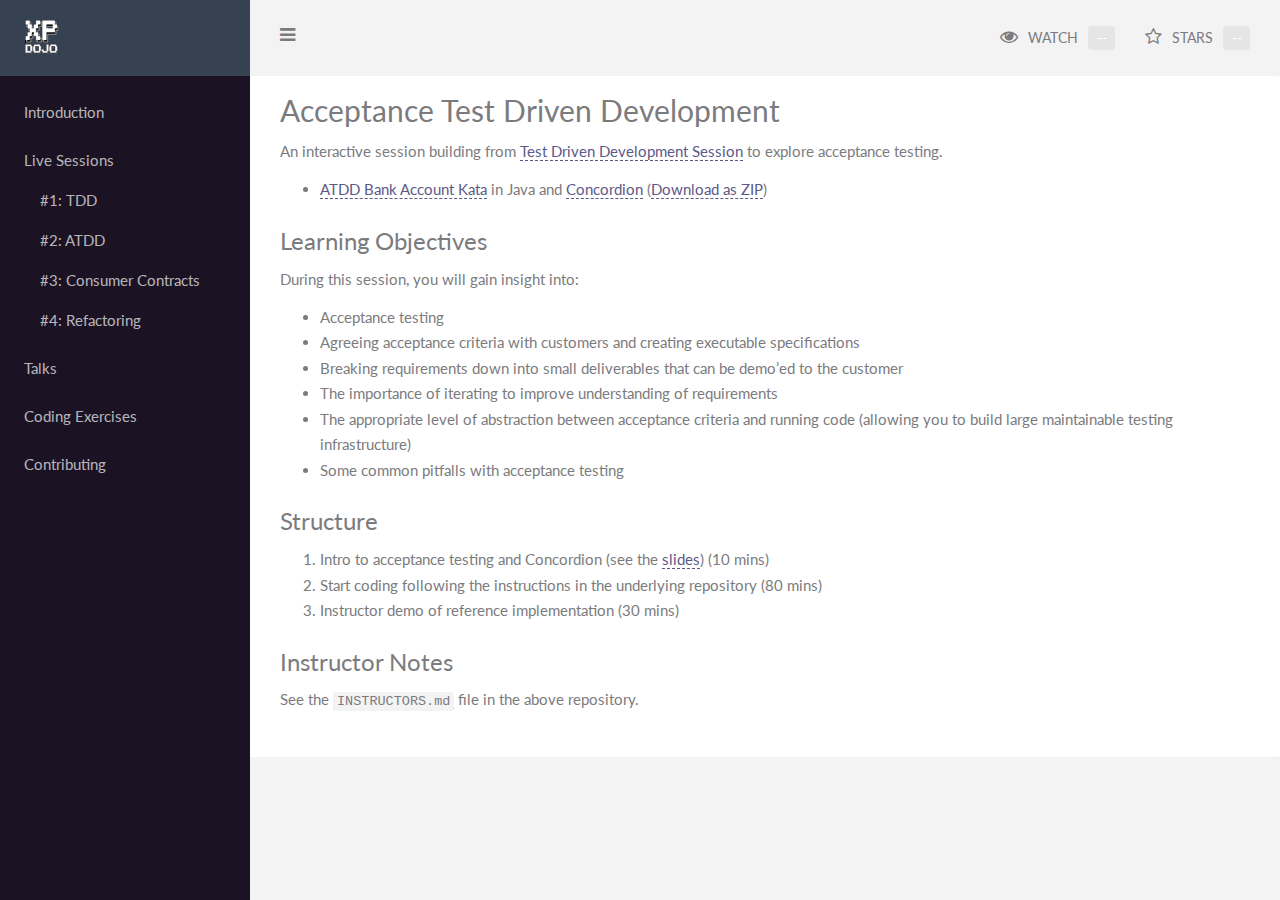
<file: docs/lessons/02/atdd.html>
<html><head><title>: ATDD</title><meta charset="utf-8" /><meta http-equiv="X-UA-Compatible" content="IE=edge,chrome=1" /><meta name="viewport" content="width=device-width, initial-scale=1.0" /><meta name="author" content="Toby, Ben, Pete and others" /><meta name="description" content="Extreme Programming Dojo" /><meta name="og:image" content="/img/poster.png" /><meta name="image" property="og:image" content="/img/poster.png" /><meta name="og:title" content=": ATDD" /><meta name="title" property="og:title" content=": ATDD" /><meta name="og:site_name" content="" /><meta name="og:url" content="https://xpdojo.org" /><meta name="og:type" content="website" /><meta name="og:description" content="Extreme Programming Dojo" /><link rel="icon" type="image/png" href="/img/favicon.png" /><meta name="twitter:title" content=": ATDD" /><meta name="twitter:image" content="/img/poster.png" /><meta name="twitter:description" content="Extreme Programming Dojo" /><meta name="twitter:card" content="summary_large_image" /><link rel="icon" type="image/png" sizes="16x16" href="/img/favicon16x16.png" /><link rel="icon" type="image/png" sizes="24x24" href="/img/favicon24x24.png" /><link rel="icon" type="image/png" sizes="32x32" href="/img/favicon32x32.png" /><link rel="icon" type="image/png" sizes="48x48" href="/img/favicon48x48.png" /><link rel="icon" type="image/png" sizes="57x57" href="/img/favicon57x57.png" /><link rel="icon" type="image/png" sizes="60x60" href="/img/favicon60x60.png" /><link rel="icon" type="image/png" sizes="64x64" href="/img/favicon64x64.png" /><link rel="icon" type="image/png" sizes="70x70" href="/img/favicon70x70.png" /><link rel="icon" type="image/png" sizes="72x72" href="/img/favicon72x72.png" /><link rel="icon" type="image/png" sizes="76x76" href="/img/favicon76x76.png" /><link rel="icon" type="image/png" sizes="96x96" href="/img/favicon96x96.png" /><link rel="icon" type="image/png" sizes="114x114" href="/img/favicon114x114.png" /><link rel="icon" type="image/png" sizes="120x120" href="/img/favicon120x120.png" /><link rel="icon" type="image/png" sizes="128x128" href="/img/favicon128x128.png" /><link rel="icon" type="image/png" sizes="144x144" href="/img/favicon144x144.png" /><link rel="icon" type="image/png" sizes="150x150" href="/img/favicon150x150.png" /><link rel="icon" type="image/png" sizes="152x152" href="/img/favicon152x152.png" /><link rel="icon" type="image/png" sizes="196x196" href="/img/favicon196x196.png" /><link rel="icon" type="image/png" sizes="310x310" href="/img/favicon310x310.png" /><link rel="icon" type="image/png" sizes="310x150" href="/img/favicon310x150.png" /><link rel="stylesheet" href="https://maxcdn.bootstrapcdn.com/bootstrap/3.3.7/css/bootstrap.min.css" /><link rel="stylesheet" href="https://maxcdn.bootstrapcdn.com/font-awesome/4.7.0/css/font-awesome.min.css" /><link rel="stylesheet" href="/highlight/styles/atom-one-light.css" /><link rel="stylesheet" href="/css/style.css" /><link rel="stylesheet" href="/css/palette.css" /><link rel="stylesheet" href="/css/codemirror.css" /><link rel="stylesheet" href="/css/overrides.css" /></head><body class="docs"><div id="wrapper"><div id="sidebar-wrapper"><ul id="sidebar" class="sidebar-nav"><li class="sidebar-brand"><a href="/" class="brand"><div class="brand-wrapper"><span></span></div></a></li> <li><a href="/docs/index.html" class="">Introduction</a></li> <li><a href="/docs/live_sessions.html" class="">Live Sessions</a> <ul class="sub_section"> <li><a href="/docs/lessons/01/tdd.html" class="">#1: TDD</a></li> <li><a href="/docs/lessons/02/atdd.html" class="">#2: ATDD</a></li> <li><a href="/docs/lessons/03/cdc.html" class="">#3: Consumer Contracts</a></li> <li><a href="/docs/lessons/04/refactoring.html" class="">#4: Refactoring</a></li></ul></li> <li><a href="/docs/talks.html" class="">Talks</a></li> <li><a href="/docs/exercises.html" class="">Coding Exercises</a></li> <li><a href="/docs/contributing.html" class="">Contributing</a></li></ul></div><div id="page-content-wrapper"><div class="nav"><div class="container-fluid"><div class="row"><div class="col-lg-12"><div class="action-menu pull-left clearfix"><a href="#menu-toggle" id="menu-toggle"><i class="fa fa-bars" aria-hidden="true"></i></a></div><ul class="pull-right"><li id="gh-eyes-item" class="hidden-xs"><a href="https://github.com/xp-dojo/xp-dojo"><i class="fa fa-eye"></i><span>WATCH<span id="eyes" class="label label-default">--</span></span></a></li><li id="gh-stars-item" class="hidden-xs"><a href="https://github.com/xp-dojo/xp-dojo"><i class="fa fa-star-o"></i><span>STARS<span id="stars" class="label label-default">--</span></span></a></li></ul></div></div></div></div><div id="content" data-github-owner="xp-dojo" data-github-repo="xp-dojo"><div class="content-wrapper"><section><h1 id="acceptance-test-driven-development">Acceptance Test Driven Development</h1>

<p>An interactive session building from <a href="../01/tdd.html">Test Driven Development Session</a> to explore acceptance testing.</p>

<ul>
  <li><a href="https://github.com/xp-dojo/atdd-bank-account">ATDD Bank Account Kata</a> in Java and <a href="https://concordion.org/">Concordion</a> (<a href="https://github.com/xp-dojo/atdd-bank-account/archive/master.zip">Download as ZIP</a>)</li>
</ul>

<h2 id="learning-objectives">Learning Objectives</h2>

<p>During this session, you will gain insight into:</p>

<ul>
  <li>Acceptance testing</li>
  <li>Agreeing acceptance criteria with customers and creating executable specifications</li>
  <li>Breaking requirements down into small deliverables that can be demo’ed to the customer</li>
  <li>The importance of iterating to improve understanding of requirements</li>
  <li>The appropriate level of abstraction between acceptance criteria and running code (allowing you to build large maintainable testing infrastructure)</li>
  <li>Some common pitfalls with acceptance testing</li>
</ul>

<h2 id="structure">Structure</h2>

<ol>
  <li>Intro to acceptance testing and Concordion (see the <a href="https://github.com/xp-dojo/atdd-bank-account/blob/master/slides.pptx?raw=true">slides</a>) (10 mins)</li>
  <li>Start coding following the instructions in the underlying repository (80 mins)</li>
  <li>Instructor demo of reference implementation (30 mins)</li>
</ol>

<h2 id="instructor-notes">Instructor Notes</h2>

<p>See the <a href="https://github.com/xp-dojo/atdd-bank-account/blob/master/INSTRUCTORS.md"><code class="highlighter-rouge">INSTRUCTORS.md</code></a> file in the above repository.</p>
</section></div></div></div></div><script src="https://cdnjs.cloudflare.com/ajax/libs/jquery/1.11.3/jquery.min.js"></script><script src="https://cdnjs.cloudflare.com/ajax/libs/twitter-bootstrap/3.3.7/js/bootstrap.min.js"></script><script src="/highlight/highlight.pack.js"></script><script>hljs.configure({languages:['scala','java','bash']});
hljs.initHighlighting();
              </script><script>((window.gitter = {}).chat = {}).options = {
room: 'xp-dojo/community'};</script><script src="https://sidecar.gitter.im/dist/sidecar.v1.js"></script><script src="/js/main.js"></script></body></html>
</file>
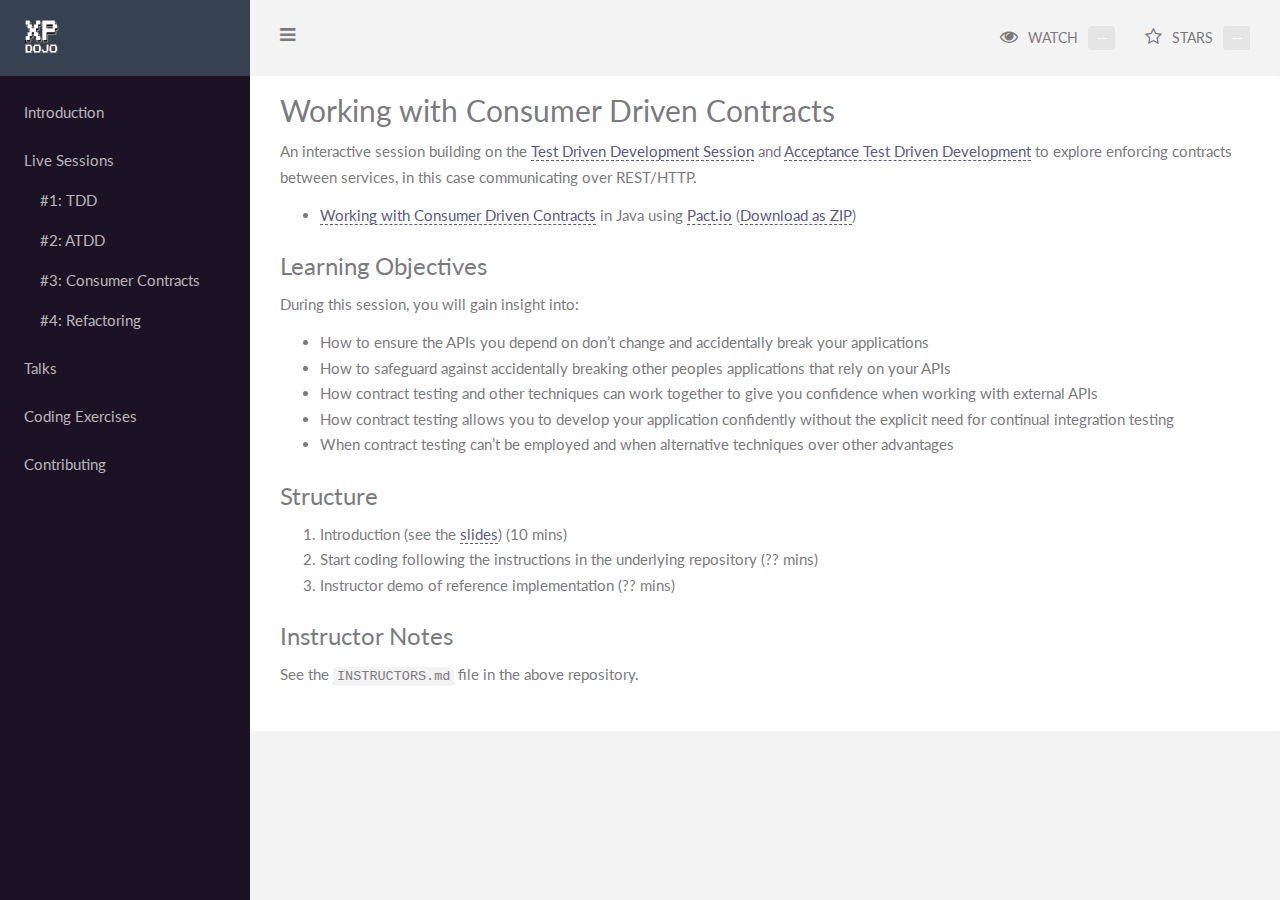
<file: docs/lessons/03/cdc.html>
<html><head><title>: Consumer Contract Testing</title><meta charset="utf-8" /><meta http-equiv="X-UA-Compatible" content="IE=edge,chrome=1" /><meta name="viewport" content="width=device-width, initial-scale=1.0" /><meta name="author" content="Toby, Ben, Pete and others" /><meta name="description" content="Extreme Programming Dojo" /><meta name="og:image" content="/img/poster.png" /><meta name="image" property="og:image" content="/img/poster.png" /><meta name="og:title" content=": Consumer Contract Testing" /><meta name="title" property="og:title" content=": Consumer Contract Testing" /><meta name="og:site_name" content="" /><meta name="og:url" content="https://xpdojo.org" /><meta name="og:type" content="website" /><meta name="og:description" content="Extreme Programming Dojo" /><link rel="icon" type="image/png" href="/img/favicon.png" /><meta name="twitter:title" content=": Consumer Contract Testing" /><meta name="twitter:image" content="/img/poster.png" /><meta name="twitter:description" content="Extreme Programming Dojo" /><meta name="twitter:card" content="summary_large_image" /><link rel="icon" type="image/png" sizes="16x16" href="/img/favicon16x16.png" /><link rel="icon" type="image/png" sizes="24x24" href="/img/favicon24x24.png" /><link rel="icon" type="image/png" sizes="32x32" href="/img/favicon32x32.png" /><link rel="icon" type="image/png" sizes="48x48" href="/img/favicon48x48.png" /><link rel="icon" type="image/png" sizes="57x57" href="/img/favicon57x57.png" /><link rel="icon" type="image/png" sizes="60x60" href="/img/favicon60x60.png" /><link rel="icon" type="image/png" sizes="64x64" href="/img/favicon64x64.png" /><link rel="icon" type="image/png" sizes="70x70" href="/img/favicon70x70.png" /><link rel="icon" type="image/png" sizes="72x72" href="/img/favicon72x72.png" /><link rel="icon" type="image/png" sizes="76x76" href="/img/favicon76x76.png" /><link rel="icon" type="image/png" sizes="96x96" href="/img/favicon96x96.png" /><link rel="icon" type="image/png" sizes="114x114" href="/img/favicon114x114.png" /><link rel="icon" type="image/png" sizes="120x120" href="/img/favicon120x120.png" /><link rel="icon" type="image/png" sizes="128x128" href="/img/favicon128x128.png" /><link rel="icon" type="image/png" sizes="144x144" href="/img/favicon144x144.png" /><link rel="icon" type="image/png" sizes="150x150" href="/img/favicon150x150.png" /><link rel="icon" type="image/png" sizes="152x152" href="/img/favicon152x152.png" /><link rel="icon" type="image/png" sizes="196x196" href="/img/favicon196x196.png" /><link rel="icon" type="image/png" sizes="310x310" href="/img/favicon310x310.png" /><link rel="icon" type="image/png" sizes="310x150" href="/img/favicon310x150.png" /><link rel="stylesheet" href="https://maxcdn.bootstrapcdn.com/bootstrap/3.3.7/css/bootstrap.min.css" /><link rel="stylesheet" href="https://maxcdn.bootstrapcdn.com/font-awesome/4.7.0/css/font-awesome.min.css" /><link rel="stylesheet" href="/highlight/styles/atom-one-light.css" /><link rel="stylesheet" href="/css/style.css" /><link rel="stylesheet" href="/css/palette.css" /><link rel="stylesheet" href="/css/codemirror.css" /><link rel="stylesheet" href="/css/overrides.css" /></head><body class="docs"><div id="wrapper"><div id="sidebar-wrapper"><ul id="sidebar" class="sidebar-nav"><li class="sidebar-brand"><a href="/" class="brand"><div class="brand-wrapper"><span></span></div></a></li> <li><a href="/docs/index.html" class="">Introduction</a></li> <li><a href="/docs/live_sessions.html" class="">Live Sessions</a> <ul class="sub_section"> <li><a href="/docs/lessons/01/tdd.html" class="">#1: TDD</a></li> <li><a href="/docs/lessons/02/atdd.html" class="">#2: ATDD</a></li> <li><a href="/docs/lessons/03/cdc.html" class="">#3: Consumer Contracts</a></li> <li><a href="/docs/lessons/04/refactoring.html" class="">#4: Refactoring</a></li></ul></li> <li><a href="/docs/talks.html" class="">Talks</a></li> <li><a href="/docs/exercises.html" class="">Coding Exercises</a></li> <li><a href="/docs/contributing.html" class="">Contributing</a></li></ul></div><div id="page-content-wrapper"><div class="nav"><div class="container-fluid"><div class="row"><div class="col-lg-12"><div class="action-menu pull-left clearfix"><a href="#menu-toggle" id="menu-toggle"><i class="fa fa-bars" aria-hidden="true"></i></a></div><ul class="pull-right"><li id="gh-eyes-item" class="hidden-xs"><a href="https://github.com/xp-dojo/xp-dojo"><i class="fa fa-eye"></i><span>WATCH<span id="eyes" class="label label-default">--</span></span></a></li><li id="gh-stars-item" class="hidden-xs"><a href="https://github.com/xp-dojo/xp-dojo"><i class="fa fa-star-o"></i><span>STARS<span id="stars" class="label label-default">--</span></span></a></li></ul></div></div></div></div><div id="content" data-github-owner="xp-dojo" data-github-repo="xp-dojo"><div class="content-wrapper"><section><h1 id="working-with-consumer-driven-contracts">Working with Consumer Driven Contracts</h1>

<p>An interactive session building on the <a href="../01/tdd.html">Test Driven Development Session</a> and <a href="">Acceptance Test Driven Development</a> to explore enforcing contracts between services, in this case communicating over REST/HTTP.</p>

<ul>
  <li><a href="https://github.com/xp-dojo/consumer-driven-contracts">Working with Consumer Driven Contracts</a> in Java using <a href="https://pact.io/">Pact.io</a> (<a href="https://github.com/xp-dojo/consumer-driven-contracts/archive/master.zip">Download as ZIP</a>)</li>
</ul>

<h2 id="learning-objectives">Learning Objectives</h2>

<p>During this session, you will gain insight into:</p>

<ul>
  <li>How to ensure the APIs you depend on don’t change and accidentally break your applications</li>
  <li>How to safeguard against accidentally breaking other peoples applications that rely on your APIs</li>
  <li>How contract testing and other techniques can work together to give you confidence when working with external APIs</li>
  <li>How contract testing allows you to develop your application confidently without the explicit need for continual integration testing</li>
  <li>When contract testing can’t be employed and when alternative techniques over other advantages</li>
</ul>

<h2 id="structure">Structure</h2>

<ol>
  <li>Introduction (see the <a href="https://raw.githubusercontent.com/xp-dojo/consumer-driven-contracts/master/presentation/index.html">slides</a>) (10 mins)</li>
  <li>Start coding following the instructions in the underlying repository (?? mins)</li>
  <li>Instructor demo of reference implementation (?? mins)</li>
</ol>

<h2 id="instructor-notes">Instructor Notes</h2>

<p>See the <a href="https://github.com/xp-dojo/consumer-driven-contracts/blob/master/INSTRUCTORS.md"><code class="highlighter-rouge">INSTRUCTORS.md</code></a> file in the above repository.</p>
</section></div></div></div></div><script src="https://cdnjs.cloudflare.com/ajax/libs/jquery/1.11.3/jquery.min.js"></script><script src="https://cdnjs.cloudflare.com/ajax/libs/twitter-bootstrap/3.3.7/js/bootstrap.min.js"></script><script src="/highlight/highlight.pack.js"></script><script>hljs.configure({languages:['scala','java','bash']});
hljs.initHighlighting();
              </script><script>((window.gitter = {}).chat = {}).options = {
room: 'xp-dojo/community'};</script><script src="https://sidecar.gitter.im/dist/sidecar.v1.js"></script><script src="/js/main.js"></script></body></html>
</file>
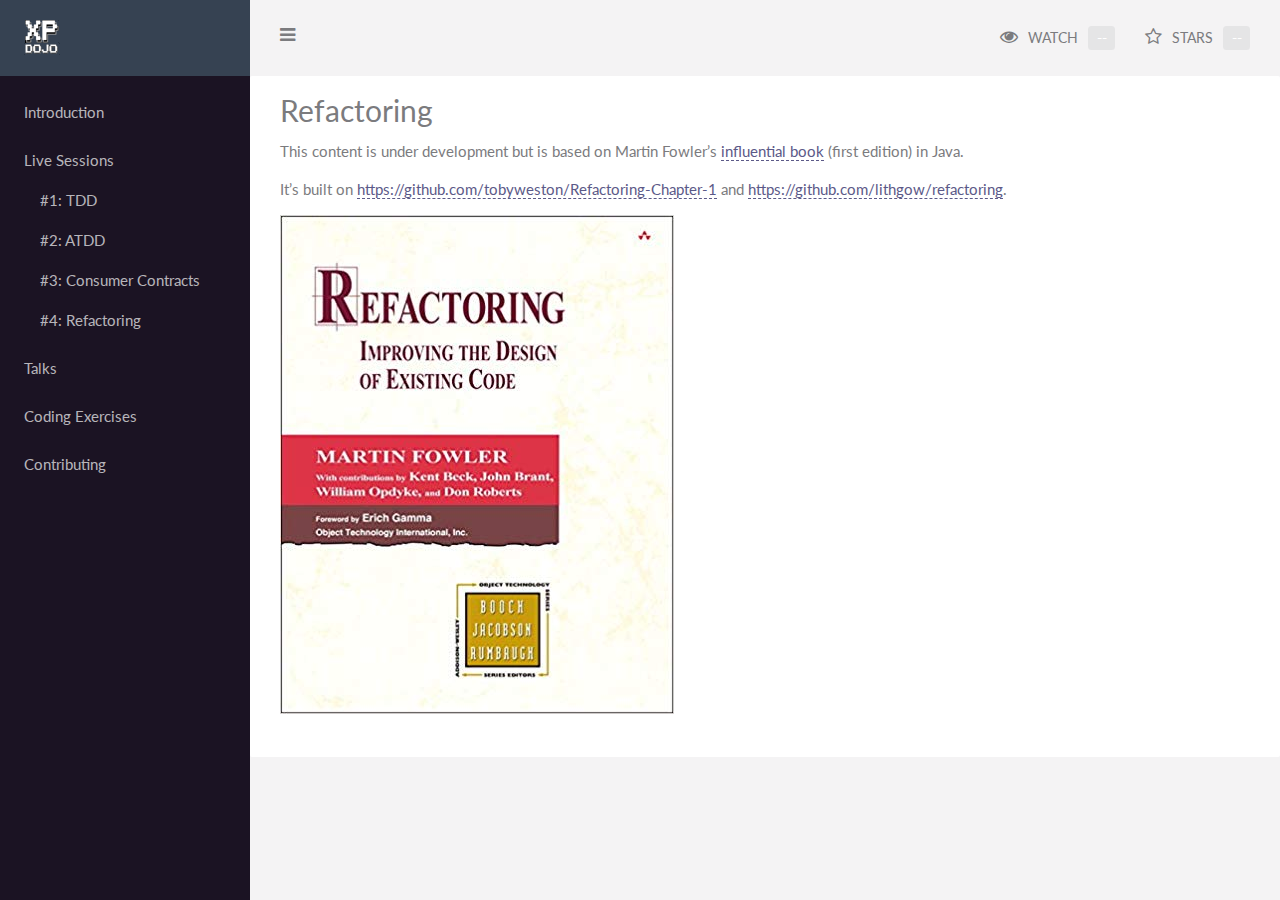
<file: docs/lessons/04/refactoring.html>
<html><head><title>: Refactoring</title><meta charset="utf-8" /><meta http-equiv="X-UA-Compatible" content="IE=edge,chrome=1" /><meta name="viewport" content="width=device-width, initial-scale=1.0" /><meta name="author" content="Toby, Ben, Pete and others" /><meta name="description" content="Extreme Programming Dojo" /><meta name="og:image" content="/img/poster.png" /><meta name="image" property="og:image" content="/img/poster.png" /><meta name="og:title" content=": Refactoring" /><meta name="title" property="og:title" content=": Refactoring" /><meta name="og:site_name" content="" /><meta name="og:url" content="https://xpdojo.org" /><meta name="og:type" content="website" /><meta name="og:description" content="Extreme Programming Dojo" /><link rel="icon" type="image/png" href="/img/favicon.png" /><meta name="twitter:title" content=": Refactoring" /><meta name="twitter:image" content="/img/poster.png" /><meta name="twitter:description" content="Extreme Programming Dojo" /><meta name="twitter:card" content="summary_large_image" /><link rel="icon" type="image/png" sizes="16x16" href="/img/favicon16x16.png" /><link rel="icon" type="image/png" sizes="24x24" href="/img/favicon24x24.png" /><link rel="icon" type="image/png" sizes="32x32" href="/img/favicon32x32.png" /><link rel="icon" type="image/png" sizes="48x48" href="/img/favicon48x48.png" /><link rel="icon" type="image/png" sizes="57x57" href="/img/favicon57x57.png" /><link rel="icon" type="image/png" sizes="60x60" href="/img/favicon60x60.png" /><link rel="icon" type="image/png" sizes="64x64" href="/img/favicon64x64.png" /><link rel="icon" type="image/png" sizes="70x70" href="/img/favicon70x70.png" /><link rel="icon" type="image/png" sizes="72x72" href="/img/favicon72x72.png" /><link rel="icon" type="image/png" sizes="76x76" href="/img/favicon76x76.png" /><link rel="icon" type="image/png" sizes="96x96" href="/img/favicon96x96.png" /><link rel="icon" type="image/png" sizes="114x114" href="/img/favicon114x114.png" /><link rel="icon" type="image/png" sizes="120x120" href="/img/favicon120x120.png" /><link rel="icon" type="image/png" sizes="128x128" href="/img/favicon128x128.png" /><link rel="icon" type="image/png" sizes="144x144" href="/img/favicon144x144.png" /><link rel="icon" type="image/png" sizes="150x150" href="/img/favicon150x150.png" /><link rel="icon" type="image/png" sizes="152x152" href="/img/favicon152x152.png" /><link rel="icon" type="image/png" sizes="196x196" href="/img/favicon196x196.png" /><link rel="icon" type="image/png" sizes="310x310" href="/img/favicon310x310.png" /><link rel="icon" type="image/png" sizes="310x150" href="/img/favicon310x150.png" /><link rel="stylesheet" href="https://maxcdn.bootstrapcdn.com/bootstrap/3.3.7/css/bootstrap.min.css" /><link rel="stylesheet" href="https://maxcdn.bootstrapcdn.com/font-awesome/4.7.0/css/font-awesome.min.css" /><link rel="stylesheet" href="/highlight/styles/atom-one-light.css" /><link rel="stylesheet" href="/css/style.css" /><link rel="stylesheet" href="/css/palette.css" /><link rel="stylesheet" href="/css/codemirror.css" /><link rel="stylesheet" href="/css/overrides.css" /></head><body class="docs"><div id="wrapper"><div id="sidebar-wrapper"><ul id="sidebar" class="sidebar-nav"><li class="sidebar-brand"><a href="/" class="brand"><div class="brand-wrapper"><span></span></div></a></li> <li><a href="/docs/index.html" class="">Introduction</a></li> <li><a href="/docs/live_sessions.html" class="">Live Sessions</a> <ul class="sub_section"> <li><a href="/docs/lessons/01/tdd.html" class="">#1: TDD</a></li> <li><a href="/docs/lessons/02/atdd.html" class="">#2: ATDD</a></li> <li><a href="/docs/lessons/03/cdc.html" class="">#3: Consumer Contracts</a></li> <li><a href="/docs/lessons/04/refactoring.html" class="">#4: Refactoring</a></li></ul></li> <li><a href="/docs/talks.html" class="">Talks</a></li> <li><a href="/docs/exercises.html" class="">Coding Exercises</a></li> <li><a href="/docs/contributing.html" class="">Contributing</a></li></ul></div><div id="page-content-wrapper"><div class="nav"><div class="container-fluid"><div class="row"><div class="col-lg-12"><div class="action-menu pull-left clearfix"><a href="#menu-toggle" id="menu-toggle"><i class="fa fa-bars" aria-hidden="true"></i></a></div><ul class="pull-right"><li id="gh-eyes-item" class="hidden-xs"><a href="https://github.com/xp-dojo/xp-dojo"><i class="fa fa-eye"></i><span>WATCH<span id="eyes" class="label label-default">--</span></span></a></li><li id="gh-stars-item" class="hidden-xs"><a href="https://github.com/xp-dojo/xp-dojo"><i class="fa fa-star-o"></i><span>STARS<span id="stars" class="label label-default">--</span></span></a></li></ul></div></div></div></div><div id="content" data-github-owner="xp-dojo" data-github-repo="xp-dojo"><div class="content-wrapper"><section><h1 id="refactoring">Refactoring</h1>

<p>This content is under development but is based on Martin Fowler’s <a href="https://amzn.to/2HjgGQc">influential book</a> (first edition) in Java.</p>

<p>It’s built on <a href="https://github.com/tobyweston/Refactoring-Chapter-1">https://github.com/tobyweston/Refactoring-Chapter-1</a> and <a href="https://github.com/lithgow/refactoring">https://github.com/lithgow/refactoring</a>.</p>

<p><a href="https://amzn.to/2HjgGQc"><img src="book.jpg" alt="" /></a></p>
</section></div></div></div></div><script src="https://cdnjs.cloudflare.com/ajax/libs/jquery/1.11.3/jquery.min.js"></script><script src="https://cdnjs.cloudflare.com/ajax/libs/twitter-bootstrap/3.3.7/js/bootstrap.min.js"></script><script src="/highlight/highlight.pack.js"></script><script>hljs.configure({languages:['scala','java','bash']});
hljs.initHighlighting();
              </script><script>((window.gitter = {}).chat = {}).options = {
room: 'xp-dojo/community'};</script><script src="https://sidecar.gitter.im/dist/sidecar.v1.js"></script><script src="/js/main.js"></script></body></html>
</file>
<file: highlight/styles/atom-one-light.css>
/*

Atom One Light by Daniel Gamage
Original One Light Syntax theme from https://github.com/atom/one-light-syntax

base:    #fafafa
mono-1:  #383a42
mono-2:  #686b77
mono-3:  #a0a1a7
hue-1:   #0184bb
hue-2:   #4078f2
hue-3:   #a626a4
hue-4:   #50a14f
hue-5:   #e45649
hue-5-2: #c91243
hue-6:   #986801
hue-6-2: #c18401

*/

.hljs {
  display: block;
  overflow-x: auto;
  padding: 0.5em;
  color: #383a42;
  background: #fafafa;
}

.hljs-comment,
.hljs-quote {
  color: #a0a1a7;
  font-style: italic;
}

.hljs-doctag,
.hljs-keyword,
.hljs-formula {
  color: #a626a4;
}

.hljs-section,
.hljs-name,
.hljs-selector-tag,
.hljs-deletion,
.hljs-subst {
  color: #e45649;
}

.hljs-literal {
  color: #0184bb;
}

.hljs-string,
.hljs-regexp,
.hljs-addition,
.hljs-attribute,
.hljs-meta-string {
  color: #50a14f;
}

.hljs-built_in,
.hljs-class .hljs-title {
  color: #c18401;
}

.hljs-attr,
.hljs-variable,
.hljs-template-variable,
.hljs-type,
.hljs-selector-class,
.hljs-selector-attr,
.hljs-selector-pseudo,
.hljs-number {
  color: #986801;
}

.hljs-symbol,
.hljs-bullet,
.hljs-link,
.hljs-meta,
.hljs-selector-id,
.hljs-title {
  color: #4078f2;
}

.hljs-emphasis {
  font-style: italic;
}

.hljs-strong {
  font-weight: bold;
}

.hljs-link {
  text-decoration: underline;
}
</file>
<file: css/palette.css>
@import url(https://fonts.googleapis.com/css?family=Lato:400,300,700);
.technologies {
  background: #848d98; }

#site-header .navbar-wrapper a {
  color: #fff; }

#site-footer {
  background: #364252; }

::-moz-selection {
  background: #5b5988;
  color: #eeeeee; }

::selection {
  background: #5b5988;
  color: #eeeeee; }

.jumbotron {
  background-color: #848d98; }
  .jumbotron .btn-outline-inverse {
    border: 2px solid #eeeeee;
    color: #eeeeee; }
    .jumbotron .btn-outline-inverse:hover, .jumbotron .btn-outline-inverse:focus {
      background: #eeeeee;
      color: #848d98; }

pre {
  background: rgba(244, 243, 244, 0.6); }
  pre code {
    color: inherit;
    background-color: transparent; }
  pre .hljs {
    background: none; }

body.docs {
  background: #f4f3f4; }

#content code {
  color: #7b7b7e;
  background-color: #f4f3f4; }

#sidebar-wrapper {
  background: #848d98; }

#page-content-wrapper .nav a {
  color: #7b7b7e; }
  #page-content-wrapper .nav a:hover {
    color: #7b7b7e; }
  #page-content-wrapper .nav a i {
    font-size: 18px; }

.sidebar-nav > li a:hover {
  background: #364252; }
.sidebar-nav > li a.active {
  border-left: 3px solid #5b5988;
  color: #fff; }
.sidebar-nav > .sidebar-brand a {
  background: #364252; }
  .sidebar-nav > .sidebar-brand a:hover {
    background: #364252; }
</file>
<file: css/codemirror.css>
/* BASICS */

.CodeMirror {
  /* Set height, width, borders, and global font properties here */
  font-family: monospace;
  height: 300px;
  color: black;
}

/* PADDING */

.CodeMirror-lines {
  padding: 4px 0; /* Vertical padding around content */
}
.CodeMirror pre {
  padding: 0 4px; /* Horizontal padding of content */
}

.CodeMirror-scrollbar-filler, .CodeMirror-gutter-filler {
  background-color: white; /* The little square between H and V scrollbars */
}

/* GUTTER */

.CodeMirror-gutters {
  border-right: 1px solid #ddd;
  background-color: #f7f7f7;
  white-space: nowrap;
}
.CodeMirror-linenumbers {}
.CodeMirror-linenumber {
  padding: 0 3px 0 5px;
  min-width: 20px;
  text-align: right;
  color: #999;
  white-space: nowrap;
}

.CodeMirror-guttermarker { color: black; }
.CodeMirror-guttermarker-subtle { color: #999; }

/* CURSOR */

.CodeMirror-cursor {
  border-left: 1px solid black;
  border-right: none;
  width: 0;
}
/* Shown when moving in bi-directional text */
.CodeMirror div.CodeMirror-secondarycursor {
  border-left: 1px solid silver;
}
.cm-fat-cursor .CodeMirror-cursor {
  width: auto;
  border: 0 !important;
  background: #7e7;
}
.cm-fat-cursor div.CodeMirror-cursors {
  z-index: 1;
}

.cm-animate-fat-cursor {
  width: auto;
  border: 0;
  -webkit-animation: blink 1.06s steps(1) infinite;
  -moz-animation: blink 1.06s steps(1) infinite;
  animation: blink 1.06s steps(1) infinite;
  background-color: #7e7;
}
@-moz-keyframes blink {
  0% {}
  50% { background-color: transparent; }
  100% {}
}
@-webkit-keyframes blink {
  0% {}
  50% { background-color: transparent; }
  100% {}
}
@keyframes blink {
  0% {}
  50% { background-color: transparent; }
  100% {}
}

/* Can style cursor different in overwrite (non-insert) mode */
.CodeMirror-overwrite .CodeMirror-cursor {}

.cm-tab { display: inline-block; text-decoration: inherit; }

.CodeMirror-rulers {
  position: absolute;
  left: 0; right: 0; top: -50px; bottom: -20px;
  overflow: hidden;
}
.CodeMirror-ruler {
  border-left: 1px solid #ccc;
  top: 0; bottom: 0;
  position: absolute;
}

/* DEFAULT THEME */

.cm-s-default .cm-header {color: blue;}
.cm-s-default .cm-quote {color: #090;}
.cm-negative {color: #d44;}
.cm-positive {color: #292;}
.cm-header, .cm-strong {font-weight: bold;}
.cm-em {font-style: italic;}
.cm-link {text-decoration: underline;}
.cm-strikethrough {text-decoration: line-through;}

.cm-s-default .cm-keyword {color: #708;}
.cm-s-default .cm-atom {color: #219;}
.cm-s-default .cm-number {color: #164;}
.cm-s-default .cm-def {color: #00f;}
.cm-s-default .cm-variable,
.cm-s-default .cm-punctuation,
.cm-s-default .cm-property,
.cm-s-default .cm-operator {}
.cm-s-default .cm-variable-2 {color: #05a;}
.cm-s-default .cm-variable-3 {color: #085;}
.cm-s-default .cm-comment {color: #a50;}
.cm-s-default .cm-string {color: #a11;}
.cm-s-default .cm-string-2 {color: #f50;}
.cm-s-default .cm-meta {color: #555;}
.cm-s-default .cm-qualifier {color: #555;}
.cm-s-default .cm-builtin {color: #30a;}
.cm-s-default .cm-bracket {color: #997;}
.cm-s-default .cm-tag {color: #170;}
.cm-s-default .cm-attribute {color: #00c;}
.cm-s-default .cm-hr {color: #999;}
.cm-s-default .cm-link {color: #00c;}

.cm-s-default .cm-error {color: #f00;}
.cm-invalidchar {color: #f00;}

.CodeMirror-composing { border-bottom: 2px solid; }

/* Default styles for common addons */

div.CodeMirror span.CodeMirror-matchingbracket {color: #0f0;}
div.CodeMirror span.CodeMirror-nonmatchingbracket {color: #f22;}
.CodeMirror-matchingtag { background: rgba(255, 150, 0, .3); }
.CodeMirror-activeline-background {background: #e8f2ff;}

/* STOP */

/* The rest of this file contains styles related to the mechanics of
   the editor. You probably shouldn't touch them. */

.CodeMirror {
  position: relative;
  overflow: hidden;
  background: white;
}

.CodeMirror-scroll {
  overflow: scroll !important; /* Things will break if this is overridden */
  /* 30px is the magic margin used to hide the element's real scrollbars */
  /* See overflow: hidden in .CodeMirror */
  margin-bottom: -30px; margin-right: -30px;
  padding-bottom: 30px;
  height: 100%;
  outline: none; /* Prevent dragging from highlighting the element */
  position: relative;
}
.CodeMirror-sizer {
  position: relative;
  border-right: 30px solid transparent;
}

/* The fake, visible scrollbars. Used to force redraw during scrolling
   before actual scrolling happens, thus preventing shaking and
   flickering artifacts. */
.CodeMirror-vscrollbar, .CodeMirror-hscrollbar, .CodeMirror-scrollbar-filler, .CodeMirror-gutter-filler {
  position: absolute;
  z-index: 6;
  display: none;
}
.CodeMirror-vscrollbar {
  right: 0; top: 0;
  overflow-x: hidden;
  overflow-y: scroll;
}
.CodeMirror-hscrollbar {
  bottom: 0; left: 0;
  overflow-y: hidden;
  overflow-x: scroll;
}
.CodeMirror-scrollbar-filler {
  right: 0; bottom: 0;
}
.CodeMirror-gutter-filler {
  left: 0; bottom: 0;
}

.CodeMirror-gutters {
  position: absolute; left: 0; top: 0;
  min-height: 100%;
  z-index: 3;
}
.CodeMirror-gutter {
  white-space: normal;
  height: 100%;
  display: inline-block;
  vertical-align: top;
  margin-bottom: -30px;
  /* Hack to make IE7 behave */
  *zoom:1;
  *display:inline;
}
.CodeMirror-gutter-wrapper {
  position: absolute;
  z-index: 4;
  background: none !important;
  border: none !important;
}
.CodeMirror-gutter-background {
  position: absolute;
  top: 0; bottom: 0;
  z-index: 4;
}
.CodeMirror-gutter-elt {
  position: absolute;
  cursor: default;
  z-index: 4;
}
.CodeMirror-gutter-wrapper {
  -webkit-user-select: none;
  -moz-user-select: none;
  user-select: none;
}

.CodeMirror-lines {
  cursor: text;
  min-height: 1px; /* prevents collapsing before first draw */
}
.CodeMirror pre {
  /* Reset some styles that the rest of the page might have set */
  -moz-border-radius: 0; -webkit-border-radius: 0; border-radius: 0;
  border-width: 0;
  background: transparent;
  font-family: inherit;
  font-size: inherit;
  margin: 0;
  white-space: pre;
  word-wrap: normal;
  line-height: inherit;
  color: inherit;
  z-index: 2;
  position: relative;
  overflow: visible;
  -webkit-tap-highlight-color: transparent;
  -webkit-font-variant-ligatures: none;
  font-variant-ligatures: none;
}
.CodeMirror-wrap pre {
  word-wrap: break-word;
  white-space: pre-wrap;
  word-break: normal;
}

.CodeMirror-linebackground {
  position: absolute;
  left: 0; right: 0; top: 0; bottom: 0;
  z-index: 0;
}

.CodeMirror-linewidget {
  position: relative;
  z-index: 2;
  overflow: auto;
}

.CodeMirror-widget {}

.CodeMirror-code {
  outline: none;
}

/* Force content-box sizing for the elements where we expect it */
.CodeMirror-scroll,
.CodeMirror-sizer,
.CodeMirror-gutter,
.CodeMirror-gutters,
.CodeMirror-linenumber {
  -moz-box-sizing: content-box;
  box-sizing: content-box;
}

.CodeMirror-measure {
  position: absolute;
  width: 100%;
  height: 0;
  overflow: hidden;
  visibility: hidden;
}

.CodeMirror-cursor {
  position: absolute;
  pointer-events: none;
}
.CodeMirror-measure pre { position: static; }

div.CodeMirror-cursors {
  visibility: hidden;
  position: relative;
  z-index: 3;
}
div.CodeMirror-dragcursors {
  visibility: visible;
}

.CodeMirror-focused div.CodeMirror-cursors {
  visibility: visible;
}

.CodeMirror-selected { background: #d9d9d9; }
.CodeMirror-focused .CodeMirror-selected { background: #d7d4f0; }
.CodeMirror-crosshair { cursor: crosshair; }
.CodeMirror-line::selection, .CodeMirror-line > span::selection, .CodeMirror-line > span > span::selection { background: #d7d4f0; }
.CodeMirror-line::-moz-selection, .CodeMirror-line > span::-moz-selection, .CodeMirror-line > span > span::-moz-selection { background: #d7d4f0; }

.cm-searching {
  background: #ffa;
  background: rgba(255, 255, 0, .4);
}

/* IE7 hack to prevent it from returning funny offsetTops on the spans */
.CodeMirror span { *vertical-align: text-bottom; }

/* Used to force a border model for a node */
.cm-force-border { padding-right: .1px; }

@media print {
  /* Hide the cursor when printing */
  .CodeMirror div.CodeMirror-cursors {
    visibility: hidden;
  }
}

/* See issue #2901 */
.cm-tab-wrap-hack:after { content: ''; }

/* Help users use markselection to safely style text background */
span.CodeMirror-selectedtext { background: none; }
</file>
<file: css/overrides.css>
table {
    margin-bottom: 24px;
}

.highlighter-rouge {
    margin-bottom: 24px;
}

.content-wrapper a {
    border-bottom: 1px dashed;
}

#sidebar-wrapper {
    background: #1b1323;
    -webkit-transition: none;
    transition: none;
}

#wrapper {
    -webkit-transition: none;
    transition: none;
}

.jumbotron {
    background-color: #364252;
}

.nav .col-lg-12 {
    background-color: #f4f3f4;
}

#content > .content-wrapper > section {
    margin: 0;
    padding-top: 18px;
}

#content > .content-wrapper h1 {
    margin-top: 0;
    font-size: 30px
}

#content > .content-wrapper h2 {
    font-size: 24px
}

#content > .content-wrapper h3 {
    font-size: 18px
}

.sidebar-nav > li a.active {
    border-left: 3px solid #c71313;
}
</file>
<file: css/style.css>
@charset "UTF-8";
@import url(https://fonts.googleapis.com/css?family=Lato:400,300,700);
/*!
 * Bootstrap v3.3.6 (http://getbootstrap.com)
 * Copyright 2011-2015 Twitter, Inc.
 * Licensed under MIT (https://github.com/twbs/bootstrap/blob/master/LICENSE)
 */
/*! normalize.css v3.0.3 | MIT License | github.com/necolas/normalize.css */
html {
  font-family: sans-serif;
  -ms-text-size-adjust: 100%;
  -webkit-text-size-adjust: 100%; }

body {
  margin: 0; }

article,
aside,
details,
figcaption,
figure,
footer,
header,
hgroup,
main,
menu,
nav,
section,
summary {
  display: block; }

audio,
canvas,
progress,
video {
  display: inline-block;
  vertical-align: baseline; }

audio:not([controls]) {
  display: none;
  height: 0; }

[hidden],
template {
  display: none; }

a {
  background-color: transparent; }

a:active,
a:hover {
  outline: 0; }

abbr[title] {
  border-bottom: 1px dotted; }

b,
strong {
  font-weight: bold; }

dfn {
  font-style: italic; }

h1 {
  font-size: 2em;
  margin: 0.67em 0; }

mark {
  background: #ff0;
  color: #000; }

small {
  font-size: 80%; }

sub,
sup {
  font-size: 75%;
  line-height: 0;
  position: relative;
  vertical-align: baseline; }

sup {
  top: -0.5em; }

sub {
  bottom: -0.25em; }

img {
  border: 0; }

svg:not(:root) {
  overflow: hidden; }

figure {
  margin: 1em 40px; }

hr {
  box-sizing: content-box;
  height: 0; }

pre {
  overflow: auto; }

code,
kbd,
pre,
samp {
  font-family: monospace, monospace;
  font-size: 1em; }

button,
input,
optgroup,
select,
textarea {
  color: inherit;
  font: inherit;
  margin: 0; }

button {
  overflow: visible; }

button,
select {
  text-transform: none; }

button,
html input[type="button"],
input[type="reset"],
input[type="submit"] {
  -webkit-appearance: button;
  cursor: pointer; }

button[disabled],
html input[disabled] {
  cursor: default; }

button::-moz-focus-inner,
input::-moz-focus-inner {
  border: 0;
  padding: 0; }

input {
  line-height: normal; }

input[type="checkbox"],
input[type="radio"] {
  box-sizing: border-box;
  padding: 0; }

input[type="number"]::-webkit-inner-spin-button,
input[type="number"]::-webkit-outer-spin-button {
  height: auto; }

input[type="search"] {
  -webkit-appearance: textfield;
  box-sizing: content-box; }

input[type="search"]::-webkit-search-cancel-button,
input[type="search"]::-webkit-search-decoration {
  -webkit-appearance: none; }

fieldset {
  border: 1px solid #c0c0c0;
  margin: 0 2px;
  padding: 0.35em 0.625em 0.75em; }

legend {
  border: 0;
  padding: 0; }

textarea {
  overflow: auto; }

optgroup {
  font-weight: bold; }

table {
  border-collapse: collapse;
  border-spacing: 0; }

td,
th {
  padding: 0; }

/*! Source: https://github.com/h5bp/html5-boilerplate/blob/master/src/css/main.css */
@media print {
  *,
  *:before,
  *:after {
    background: transparent !important;
    color: #000 !important;
    box-shadow: none !important;
    text-shadow: none !important; }

  a,
  a:visited {
    text-decoration: underline; }

  a[href]:after {
    content: " (" attr(href) ")"; }

  abbr[title]:after {
    content: " (" attr(title) ")"; }

  a[href^="#"]:after,
  a[href^="javascript:"]:after {
    content: ""; }

  pre,
  blockquote {
    border: 1px solid #999;
    page-break-inside: avoid; }

  thead {
    display: table-header-group; }

  tr,
  img {
    page-break-inside: avoid; }

  img {
    max-width: 100% !important; }

  p,
  h2,
  h3 {
    orphans: 3;
    widows: 3; }

  h2,
  h3 {
    page-break-after: avoid; }

  .navbar {
    display: none; }

  .btn > .caret,
  .dropup > .btn > .caret {
    border-top-color: #000 !important; }

  .label {
    border: 1px solid #000; }

  .table {
    border-collapse: collapse !important; }
    .table td,
    .table th {
      background-color: #fff !important; }

  .table-bordered th,
  .table-bordered td {
    border: 1px solid #ddd !important; } }
@font-face {
  font-family: 'Glyphicons Halflings';
  src: url("../fonts/bootstrap/glyphicons-halflings-regular.eot");
  src: url("../fonts/bootstrap/glyphicons-halflings-regular.eot?#iefix") format("embedded-opentype"), url("../fonts/bootstrap/glyphicons-halflings-regular.woff2") format("woff2"), url("../fonts/bootstrap/glyphicons-halflings-regular.woff") format("woff"), url("../fonts/bootstrap/glyphicons-halflings-regular.ttf") format("truetype"), url("../fonts/bootstrap/glyphicons-halflings-regular.svg#glyphicons_halflingsregular") format("svg"); }
.glyphicon {
  position: relative;
  top: 1px;
  display: inline-block;
  font-family: 'Glyphicons Halflings';
  font-style: normal;
  font-weight: normal;
  line-height: 1;
  -webkit-font-smoothing: antialiased;
  -moz-osx-font-smoothing: grayscale; }

.glyphicon-asterisk:before {
  content: "\002a"; }

.glyphicon-plus:before {
  content: "\002b"; }

.glyphicon-euro:before,
.glyphicon-eur:before {
  content: "\20ac"; }

.glyphicon-minus:before {
  content: "\2212"; }

.glyphicon-cloud:before {
  content: "\2601"; }

.glyphicon-envelope:before {
  content: "\2709"; }

.glyphicon-pencil:before {
  content: "\270f"; }

.glyphicon-glass:before {
  content: "\e001"; }

.glyphicon-music:before {
  content: "\e002"; }

.glyphicon-search:before {
  content: "\e003"; }

.glyphicon-heart:before {
  content: "\e005"; }

.glyphicon-star:before {
  content: "\e006"; }

.glyphicon-star-empty:before {
  content: "\e007"; }

.glyphicon-user:before {
  content: "\e008"; }

.glyphicon-film:before {
  content: "\e009"; }

.glyphicon-th-large:before {
  content: "\e010"; }

.glyphicon-th:before {
  content: "\e011"; }

.glyphicon-th-list:before {
  content: "\e012"; }

.glyphicon-ok:before {
  content: "\e013"; }

.glyphicon-remove:before {
  content: "\e014"; }

.glyphicon-zoom-in:before {
  content: "\e015"; }

.glyphicon-zoom-out:before {
  content: "\e016"; }

.glyphicon-off:before {
  content: "\e017"; }

.glyphicon-signal:before {
  content: "\e018"; }

.glyphicon-cog:before {
  content: "\e019"; }

.glyphicon-trash:before {
  content: "\e020"; }

.glyphicon-home:before {
  content: "\e021"; }

.glyphicon-file:before {
  content: "\e022"; }

.glyphicon-time:before {
  content: "\e023"; }

.glyphicon-road:before {
  content: "\e024"; }

.glyphicon-download-alt:before {
  content: "\e025"; }

.glyphicon-download:before {
  content: "\e026"; }

.glyphicon-upload:before {
  content: "\e027"; }

.glyphicon-inbox:before {
  content: "\e028"; }

.glyphicon-play-circle:before {
  content: "\e029"; }

.glyphicon-repeat:before {
  content: "\e030"; }

.glyphicon-refresh:before {
  content: "\e031"; }

.glyphicon-list-alt:before {
  content: "\e032"; }

.glyphicon-lock:before {
  content: "\e033"; }

.glyphicon-flag:before {
  content: "\e034"; }

.glyphicon-headphones:before {
  content: "\e035"; }

.glyphicon-volume-off:before {
  content: "\e036"; }

.glyphicon-volume-down:before {
  content: "\e037"; }

.glyphicon-volume-up:before {
  content: "\e038"; }

.glyphicon-qrcode:before {
  content: "\e039"; }

.glyphicon-barcode:before {
  content: "\e040"; }

.glyphicon-tag:before {
  content: "\e041"; }

.glyphicon-tags:before {
  content: "\e042"; }

.glyphicon-book:before {
  content: "\e043"; }

.glyphicon-bookmark:before {
  content: "\e044"; }

.glyphicon-print:before {
  content: "\e045"; }

.glyphicon-camera:before {
  content: "\e046"; }

.glyphicon-font:before {
  content: "\e047"; }

.glyphicon-bold:before {
  content: "\e048"; }

.glyphicon-italic:before {
  content: "\e049"; }

.glyphicon-text-height:before {
  content: "\e050"; }

.glyphicon-text-width:before {
  content: "\e051"; }

.glyphicon-align-left:before {
  content: "\e052"; }

.glyphicon-align-center:before {
  content: "\e053"; }

.glyphicon-align-right:before {
  content: "\e054"; }

.glyphicon-align-justify:before {
  content: "\e055"; }

.glyphicon-list:before {
  content: "\e056"; }

.glyphicon-indent-left:before {
  content: "\e057"; }

.glyphicon-indent-right:before {
  content: "\e058"; }

.glyphicon-facetime-video:before {
  content: "\e059"; }

.glyphicon-picture:before {
  content: "\e060"; }

.glyphicon-map-marker:before {
  content: "\e062"; }

.glyphicon-adjust:before {
  content: "\e063"; }

.glyphicon-tint:before {
  content: "\e064"; }

.glyphicon-edit:before {
  content: "\e065"; }

.glyphicon-share:before {
  content: "\e066"; }

.glyphicon-check:before {
  content: "\e067"; }

.glyphicon-move:before {
  content: "\e068"; }

.glyphicon-step-backward:before {
  content: "\e069"; }

.glyphicon-fast-backward:before {
  content: "\e070"; }

.glyphicon-backward:before {
  content: "\e071"; }

.glyphicon-play:before {
  content: "\e072"; }

.glyphicon-pause:before {
  content: "\e073"; }

.glyphicon-stop:before {
  content: "\e074"; }

.glyphicon-forward:before {
  content: "\e075"; }

.glyphicon-fast-forward:before {
  content: "\e076"; }

.glyphicon-step-forward:before {
  content: "\e077"; }

.glyphicon-eject:before {
  content: "\e078"; }

.glyphicon-chevron-left:before {
  content: "\e079"; }

.glyphicon-chevron-right:before {
  content: "\e080"; }

.glyphicon-plus-sign:before {
  content: "\e081"; }

.glyphicon-minus-sign:before {
  content: "\e082"; }

.glyphicon-remove-sign:before {
  content: "\e083"; }

.glyphicon-ok-sign:before {
  content: "\e084"; }

.glyphicon-question-sign:before {
  content: "\e085"; }

.glyphicon-info-sign:before {
  content: "\e086"; }

.glyphicon-screenshot:before {
  content: "\e087"; }

.glyphicon-remove-circle:before {
  content: "\e088"; }

.glyphicon-ok-circle:before {
  content: "\e089"; }

.glyphicon-ban-circle:before {
  content: "\e090"; }

.glyphicon-arrow-left:before {
  content: "\e091"; }

.glyphicon-arrow-right:before {
  content: "\e092"; }

.glyphicon-arrow-up:before {
  content: "\e093"; }

.glyphicon-arrow-down:before {
  content: "\e094"; }

.glyphicon-share-alt:before {
  content: "\e095"; }

.glyphicon-resize-full:before {
  content: "\e096"; }

.glyphicon-resize-small:before {
  content: "\e097"; }

.glyphicon-exclamation-sign:before {
  content: "\e101"; }

.glyphicon-gift:before {
  content: "\e102"; }

.glyphicon-leaf:before {
  content: "\e103"; }

.glyphicon-fire:before {
  content: "\e104"; }

.glyphicon-eye-open:before {
  content: "\e105"; }

.glyphicon-eye-close:before {
  content: "\e106"; }

.glyphicon-warning-sign:before {
  content: "\e107"; }

.glyphicon-plane:before {
  content: "\e108"; }

.glyphicon-calendar:before {
  content: "\e109"; }

.glyphicon-random:before {
  content: "\e110"; }

.glyphicon-comment:before {
  content: "\e111"; }

.glyphicon-magnet:before {
  content: "\e112"; }

.glyphicon-chevron-up:before {
  content: "\e113"; }

.glyphicon-chevron-down:before {
  content: "\e114"; }

.glyphicon-retweet:before {
  content: "\e115"; }

.glyphicon-shopping-cart:before {
  content: "\e116"; }

.glyphicon-folder-close:before {
  content: "\e117"; }

.glyphicon-folder-open:before {
  content: "\e118"; }

.glyphicon-resize-vertical:before {
  content: "\e119"; }

.glyphicon-resize-horizontal:before {
  content: "\e120"; }

.glyphicon-hdd:before {
  content: "\e121"; }

.glyphicon-bullhorn:before {
  content: "\e122"; }

.glyphicon-bell:before {
  content: "\e123"; }

.glyphicon-certificate:before {
  content: "\e124"; }

.glyphicon-thumbs-up:before {
  content: "\e125"; }

.glyphicon-thumbs-down:before {
  content: "\e126"; }

.glyphicon-hand-right:before {
  content: "\e127"; }

.glyphicon-hand-left:before {
  content: "\e128"; }

.glyphicon-hand-up:before {
  content: "\e129"; }

.glyphicon-hand-down:before {
  content: "\e130"; }

.glyphicon-circle-arrow-right:before {
  content: "\e131"; }

.glyphicon-circle-arrow-left:before {
  content: "\e132"; }

.glyphicon-circle-arrow-up:before {
  content: "\e133"; }

.glyphicon-circle-arrow-down:before {
  content: "\e134"; }

.glyphicon-globe:before {
  content: "\e135"; }

.glyphicon-wrench:before {
  content: "\e136"; }

.glyphicon-tasks:before {
  content: "\e137"; }

.glyphicon-filter:before {
  content: "\e138"; }

.glyphicon-briefcase:before {
  content: "\e139"; }

.glyphicon-fullscreen:before {
  content: "\e140"; }

.glyphicon-dashboard:before {
  content: "\e141"; }

.glyphicon-paperclip:before {
  content: "\e142"; }

.glyphicon-heart-empty:before {
  content: "\e143"; }

.glyphicon-link:before {
  content: "\e144"; }

.glyphicon-phone:before {
  content: "\e145"; }

.glyphicon-pushpin:before {
  content: "\e146"; }

.glyphicon-usd:before {
  content: "\e148"; }

.glyphicon-gbp:before {
  content: "\e149"; }

.glyphicon-sort:before {
  content: "\e150"; }

.glyphicon-sort-by-alphabet:before {
  content: "\e151"; }

.glyphicon-sort-by-alphabet-alt:before {
  content: "\e152"; }

.glyphicon-sort-by-order:before {
  content: "\e153"; }

.glyphicon-sort-by-order-alt:before {
  content: "\e154"; }

.glyphicon-sort-by-attributes:before {
  content: "\e155"; }

.glyphicon-sort-by-attributes-alt:before {
  content: "\e156"; }

.glyphicon-unchecked:before {
  content: "\e157"; }

.glyphicon-expand:before {
  content: "\e158"; }

.glyphicon-collapse-down:before {
  content: "\e159"; }

.glyphicon-collapse-up:before {
  content: "\e160"; }

.glyphicon-log-in:before {
  content: "\e161"; }

.glyphicon-flash:before {
  content: "\e162"; }

.glyphicon-log-out:before {
  content: "\e163"; }

.glyphicon-new-window:before {
  content: "\e164"; }

.glyphicon-record:before {
  content: "\e165"; }

.glyphicon-save:before {
  content: "\e166"; }

.glyphicon-open:before {
  content: "\e167"; }

.glyphicon-saved:before {
  content: "\e168"; }

.glyphicon-import:before {
  content: "\e169"; }

.glyphicon-export:before {
  content: "\e170"; }

.glyphicon-send:before {
  content: "\e171"; }

.glyphicon-floppy-disk:before {
  content: "\e172"; }

.glyphicon-floppy-saved:before {
  content: "\e173"; }

.glyphicon-floppy-remove:before {
  content: "\e174"; }

.glyphicon-floppy-save:before {
  content: "\e175"; }

.glyphicon-floppy-open:before {
  content: "\e176"; }

.glyphicon-credit-card:before {
  content: "\e177"; }

.glyphicon-transfer:before {
  content: "\e178"; }

.glyphicon-cutlery:before {
  content: "\e179"; }

.glyphicon-header:before {
  content: "\e180"; }

.glyphicon-compressed:before {
  content: "\e181"; }

.glyphicon-earphone:before {
  content: "\e182"; }

.glyphicon-phone-alt:before {
  content: "\e183"; }

.glyphicon-tower:before {
  content: "\e184"; }

.glyphicon-stats:before {
  content: "\e185"; }

.glyphicon-sd-video:before {
  content: "\e186"; }

.glyphicon-hd-video:before {
  content: "\e187"; }

.glyphicon-subtitles:before {
  content: "\e188"; }

.glyphicon-sound-stereo:before {
  content: "\e189"; }

.glyphicon-sound-dolby:before {
  content: "\e190"; }

.glyphicon-sound-5-1:before {
  content: "\e191"; }

.glyphicon-sound-6-1:before {
  content: "\e192"; }

.glyphicon-sound-7-1:before {
  content: "\e193"; }

.glyphicon-copyright-mark:before {
  content: "\e194"; }

.glyphicon-registration-mark:before {
  content: "\e195"; }

.glyphicon-cloud-download:before {
  content: "\e197"; }

.glyphicon-cloud-upload:before {
  content: "\e198"; }

.glyphicon-tree-conifer:before {
  content: "\e199"; }

.glyphicon-tree-deciduous:before {
  content: "\e200"; }

.glyphicon-cd:before {
  content: "\e201"; }

.glyphicon-save-file:before {
  content: "\e202"; }

.glyphicon-open-file:before {
  content: "\e203"; }

.glyphicon-level-up:before {
  content: "\e204"; }

.glyphicon-copy:before {
  content: "\e205"; }

.glyphicon-paste:before {
  content: "\e206"; }

.glyphicon-alert:before {
  content: "\e209"; }

.glyphicon-equalizer:before {
  content: "\e210"; }

.glyphicon-king:before {
  content: "\e211"; }

.glyphicon-queen:before {
  content: "\e212"; }

.glyphicon-pawn:before {
  content: "\e213"; }

.glyphicon-bishop:before {
  content: "\e214"; }

.glyphicon-knight:before {
  content: "\e215"; }

.glyphicon-baby-formula:before {
  content: "\e216"; }

.glyphicon-tent:before {
  content: "\26fa"; }

.glyphicon-blackboard:before {
  content: "\e218"; }

.glyphicon-bed:before {
  content: "\e219"; }

.glyphicon-apple:before {
  content: "\f8ff"; }

.glyphicon-erase:before {
  content: "\e221"; }

.glyphicon-hourglass:before {
  content: "\231b"; }

.glyphicon-lamp:before {
  content: "\e223"; }

.glyphicon-duplicate:before {
  content: "\e224"; }

.glyphicon-piggy-bank:before {
  content: "\e225"; }

.glyphicon-scissors:before {
  content: "\e226"; }

.glyphicon-bitcoin:before {
  content: "\e227"; }

.glyphicon-btc:before {
  content: "\e227"; }

.glyphicon-xbt:before {
  content: "\e227"; }

.glyphicon-yen:before {
  content: "\00a5"; }

.glyphicon-jpy:before {
  content: "\00a5"; }

.glyphicon-ruble:before {
  content: "\20bd"; }

.glyphicon-rub:before {
  content: "\20bd"; }

.glyphicon-scale:before {
  content: "\e230"; }

.glyphicon-ice-lolly:before {
  content: "\e231"; }

.glyphicon-ice-lolly-tasted:before {
  content: "\e232"; }

.glyphicon-education:before {
  content: "\e233"; }

.glyphicon-option-horizontal:before {
  content: "\e234"; }

.glyphicon-option-vertical:before {
  content: "\e235"; }

.glyphicon-menu-hamburger:before {
  content: "\e236"; }

.glyphicon-modal-window:before {
  content: "\e237"; }

.glyphicon-oil:before {
  content: "\e238"; }

.glyphicon-grain:before {
  content: "\e239"; }

.glyphicon-sunglasses:before {
  content: "\e240"; }

.glyphicon-text-size:before {
  content: "\e241"; }

.glyphicon-text-color:before {
  content: "\e242"; }

.glyphicon-text-background:before {
  content: "\e243"; }

.glyphicon-object-align-top:before {
  content: "\e244"; }

.glyphicon-object-align-bottom:before {
  content: "\e245"; }

.glyphicon-object-align-horizontal:before {
  content: "\e246"; }

.glyphicon-object-align-left:before {
  content: "\e247"; }

.glyphicon-object-align-vertical:before {
  content: "\e248"; }

.glyphicon-object-align-right:before {
  content: "\e249"; }

.glyphicon-triangle-right:before {
  content: "\e250"; }

.glyphicon-triangle-left:before {
  content: "\e251"; }

.glyphicon-triangle-bottom:before {
  content: "\e252"; }

.glyphicon-triangle-top:before {
  content: "\e253"; }

.glyphicon-console:before {
  content: "\e254"; }

.glyphicon-superscript:before {
  content: "\e255"; }

.glyphicon-subscript:before {
  content: "\e256"; }

.glyphicon-menu-left:before {
  content: "\e257"; }

.glyphicon-menu-right:before {
  content: "\e258"; }

.glyphicon-menu-down:before {
  content: "\e259"; }

.glyphicon-menu-up:before {
  content: "\e260"; }

* {
  -webkit-box-sizing: border-box;
  -moz-box-sizing: border-box;
  box-sizing: border-box; }

*:before,
*:after {
  -webkit-box-sizing: border-box;
  -moz-box-sizing: border-box;
  box-sizing: border-box; }

html {
  font-size: 10px;
  -webkit-tap-highlight-color: rgba(0, 0, 0, 0); }

body {
  font-family: "Lato", sans-serif;
  font-size: 15px;
  line-height: 1.7;
  color: #7b7b7e;
  background-color: #fff; }

input,
button,
select,
textarea {
  font-family: inherit;
  font-size: inherit;
  line-height: inherit; }

a {
  color: #5b5988;
  text-decoration: none; }
  a:hover, a:focus {
    color: #3c3b5a;
    text-decoration: underline; }
  a:focus {
    outline: thin dotted;
    outline: 5px auto -webkit-focus-ring-color;
    outline-offset: -2px; }

figure {
  margin: 0; }

img {
  vertical-align: middle; }

.img-responsive {
  display: block;
  max-width: 100%;
  height: auto; }

.img-rounded {
  border-radius: 6px; }

.img-thumbnail {
  padding: 4px;
  line-height: 1.7;
  background-color: #fff;
  border: 1px solid #ddd;
  border-radius: 4px;
  -webkit-transition: all 0.2s ease-in-out;
  -o-transition: all 0.2s ease-in-out;
  transition: all 0.2s ease-in-out;
  display: inline-block;
  max-width: 100%;
  height: auto; }

.img-circle {
  border-radius: 50%; }

hr {
  margin-top: 25px;
  margin-bottom: 25px;
  border: 0;
  border-top: 1px solid #f4f3f4; }

.sr-only {
  position: absolute;
  width: 1px;
  height: 1px;
  margin: -1px;
  padding: 0;
  overflow: hidden;
  clip: rect(0, 0, 0, 0);
  border: 0; }

.sr-only-focusable:active, .sr-only-focusable:focus {
  position: static;
  width: auto;
  height: auto;
  margin: 0;
  overflow: visible;
  clip: auto; }

[role="button"] {
  cursor: pointer; }

h1, h2, h3, h4, h5, h6,
.h1, .h2, .h3, .h4, .h5, .h6 {
  font-family: inherit;
  font-weight: 400;
  line-height: 1.1;
  color: #7b7b7e; }
  h1 small,
  h1 .small, h2 small,
  h2 .small, h3 small,
  h3 .small, h4 small,
  h4 .small, h5 small,
  h5 .small, h6 small,
  h6 .small,
  .h1 small,
  .h1 .small, .h2 small,
  .h2 .small, .h3 small,
  .h3 .small, .h4 small,
  .h4 .small, .h5 small,
  .h5 .small, .h6 small,
  .h6 .small {
    font-weight: normal;
    line-height: 1;
    color: #e5e5e6; }

h1, .h1,
h2, .h2,
h3, .h3 {
  margin-top: 25px;
  margin-bottom: 12.5px; }
  h1 small,
  h1 .small, .h1 small,
  .h1 .small,
  h2 small,
  h2 .small, .h2 small,
  .h2 .small,
  h3 small,
  h3 .small, .h3 small,
  .h3 .small {
    font-size: 65%; }

h4, .h4,
h5, .h5,
h6, .h6 {
  margin-top: 12.5px;
  margin-bottom: 12.5px; }
  h4 small,
  h4 .small, .h4 small,
  .h4 .small,
  h5 small,
  h5 .small, .h5 small,
  .h5 .small,
  h6 small,
  h6 .small, .h6 small,
  .h6 .small {
    font-size: 75%; }

h1, .h1 {
  font-size: 36px; }

h2, .h2 {
  font-size: 30px; }

h3, .h3 {
  font-size: 24px; }

h4, .h4 {
  font-size: 18px; }

h5, .h5 {
  font-size: 15px; }

h6, .h6 {
  font-size: 13px; }

p {
  margin: 0 0 12.5px; }

.lead {
  margin-bottom: 25px;
  font-size: 17px;
  font-weight: 300;
  line-height: 1.4; }
  @media (min-width: 768px) {
    .lead {
      font-size: 22.5px; } }

small,
.small {
  font-size: 86%; }

mark,
.mark {
  background-color: #fcf8e3;
  padding: .2em; }

.text-left {
  text-align: left; }

.text-right {
  text-align: right; }

.text-center {
  text-align: center; }

.text-justify {
  text-align: justify; }

.text-nowrap {
  white-space: nowrap; }

.text-lowercase {
  text-transform: lowercase; }

.text-uppercase, .initialism {
  text-transform: uppercase; }

.text-capitalize {
  text-transform: capitalize; }

.text-muted {
  color: #e5e5e6; }

.text-primary {
  color: #5b5988; }

a.text-primary:hover,
a.text-primary:focus {
  color: #464569; }

.text-success {
  color: #3c763d; }

a.text-success:hover,
a.text-success:focus {
  color: #2b542c; }

.text-info {
  color: #31708f; }

a.text-info:hover,
a.text-info:focus {
  color: #245269; }

.text-warning {
  color: #8a6d3b; }

a.text-warning:hover,
a.text-warning:focus {
  color: #66512c; }

.text-danger {
  color: #a94442; }

a.text-danger:hover,
a.text-danger:focus {
  color: #843534; }

.bg-primary {
  color: #fff; }

.bg-primary {
  background-color: #5b5988; }

a.bg-primary:hover,
a.bg-primary:focus {
  background-color: #464569; }

.bg-success {
  background-color: #dff0d8; }

a.bg-success:hover,
a.bg-success:focus {
  background-color: #c1e2b3; }

.bg-info {
  background-color: #d9edf7; }

a.bg-info:hover,
a.bg-info:focus {
  background-color: #afd9ee; }

.bg-warning {
  background-color: #fcf8e3; }

a.bg-warning:hover,
a.bg-warning:focus {
  background-color: #f7ecb5; }

.bg-danger {
  background-color: #f2dede; }

a.bg-danger:hover,
a.bg-danger:focus {
  background-color: #e4b9b9; }

.page-header {
  padding-bottom: 11.5px;
  margin: 50px 0 25px;
  border-bottom: 1px solid #f4f3f4; }

ul,
ol {
  margin-top: 0;
  margin-bottom: 12.5px; }
  ul ul,
  ul ol,
  ol ul,
  ol ol {
    margin-bottom: 0; }

.list-unstyled {
  padding-left: 0;
  list-style: none; }

.list-inline {
  padding-left: 0;
  list-style: none;
  margin-left: -5px; }
  .list-inline > li {
    display: inline-block;
    padding-left: 5px;
    padding-right: 5px; }

dl {
  margin-top: 0;
  margin-bottom: 25px; }

dt,
dd {
  line-height: 1.7; }

dt {
  font-weight: bold; }

dd {
  margin-left: 0; }

.dl-horizontal dd:before, .dl-horizontal dd:after {
  content: " ";
  display: table; }
.dl-horizontal dd:after {
  clear: both; }
@media (min-width: 768px) {
  .dl-horizontal dt {
    float: left;
    width: 160px;
    clear: left;
    text-align: right;
    overflow: hidden;
    text-overflow: ellipsis;
    white-space: nowrap; }
  .dl-horizontal dd {
    margin-left: 180px; } }

abbr[title],
abbr[data-original-title] {
  cursor: help;
  border-bottom: 1px dotted #e5e5e6; }

.initialism {
  font-size: 90%; }

blockquote {
  padding: 12.5px 25px;
  margin: 0 0 25px;
  font-size: 18.75px;
  border-left: 5px solid #f4f3f4; }
  blockquote p:last-child,
  blockquote ul:last-child,
  blockquote ol:last-child {
    margin-bottom: 0; }
  blockquote footer,
  blockquote small,
  blockquote .small {
    display: block;
    font-size: 80%;
    line-height: 1.7;
    color: #e5e5e6; }
    blockquote footer:before,
    blockquote small:before,
    blockquote .small:before {
      content: '\2014 \00A0'; }

.blockquote-reverse,
blockquote.pull-right {
  padding-right: 15px;
  padding-left: 0;
  border-right: 5px solid #f4f3f4;
  border-left: 0;
  text-align: right; }
  .blockquote-reverse footer:before,
  .blockquote-reverse small:before,
  .blockquote-reverse .small:before,
  blockquote.pull-right footer:before,
  blockquote.pull-right small:before,
  blockquote.pull-right .small:before {
    content: ''; }
  .blockquote-reverse footer:after,
  .blockquote-reverse small:after,
  .blockquote-reverse .small:after,
  blockquote.pull-right footer:after,
  blockquote.pull-right small:after,
  blockquote.pull-right .small:after {
    content: '\00A0 \2014'; }

address {
  margin-bottom: 25px;
  font-style: normal;
  line-height: 1.7; }

code,
kbd,
pre,
samp {
  font-family: Menlo, Monaco, Consolas, "Courier New", monospace; }

code {
  padding: 2px 4px;
  font-size: 90%;
  color: #c7254e;
  background-color: #f9f2f4;
  border-radius: 4px; }

kbd {
  padding: 2px 4px;
  font-size: 90%;
  color: #fff;
  background-color: #333;
  border-radius: 3px;
  box-shadow: inset 0 -1px 0 rgba(0, 0, 0, 0.25); }
  kbd kbd {
    padding: 0;
    font-size: 100%;
    font-weight: bold;
    box-shadow: none; }

pre {
  display: block;
  padding: 12px;
  margin: 0 0 12.5px;
  font-size: 14px;
  line-height: 1.7;
  word-break: break-all;
  word-wrap: break-word;
  color: #7b7b7e;
  background-color: #f4f3f4;
  border: 1px solid #e5e5e6;
  border-radius: 4px; }
  pre code {
    padding: 0;
    font-size: inherit;
    color: inherit;
    white-space: pre-wrap;
    background-color: transparent;
    border-radius: 0; }

.pre-scrollable {
  max-height: 340px;
  overflow-y: scroll; }

.container {
  margin-right: auto;
  margin-left: auto;
  padding-left: 15px;
  padding-right: 15px; }
  .container:before, .container:after {
    content: " ";
    display: table; }
  .container:after {
    clear: both; }
  @media (min-width: 768px) {
    .container {
      width: 750px; } }
  @media (min-width: 992px) {
    .container {
      width: 970px; } }
  @media (min-width: 1200px) {
    .container {
      width: 1070px; } }

.container-fluid {
  margin-right: auto;
  margin-left: auto;
  padding-left: 15px;
  padding-right: 15px; }
  .container-fluid:before, .container-fluid:after {
    content: " ";
    display: table; }
  .container-fluid:after {
    clear: both; }

.row {
  margin-left: -15px;
  margin-right: -15px; }
  .row:before, .row:after {
    content: " ";
    display: table; }
  .row:after {
    clear: both; }

.col-xs-1, .col-sm-1, .col-md-1, .col-lg-1, .col-xs-2, .col-sm-2, .col-md-2, .col-lg-2, .col-xs-3, .col-sm-3, .col-md-3, .col-lg-3, .col-xs-4, .col-sm-4, .col-md-4, .col-lg-4, .col-xs-5, .col-sm-5, .col-md-5, .col-lg-5, .col-xs-6, .col-sm-6, .col-md-6, .col-lg-6, .col-xs-7, .col-sm-7, .col-md-7, .col-lg-7, .col-xs-8, .col-sm-8, .col-md-8, .col-lg-8, .col-xs-9, .col-sm-9, .col-md-9, .col-lg-9, .col-xs-10, .col-sm-10, .col-md-10, .col-lg-10, .col-xs-11, .col-sm-11, .col-md-11, .col-lg-11, .col-xs-12, .col-sm-12, .col-md-12, .col-lg-12 {
  position: relative;
  min-height: 1px;
  padding-left: 15px;
  padding-right: 15px; }

.col-xs-1, .col-xs-2, .col-xs-3, .col-xs-4, .col-xs-5, .col-xs-6, .col-xs-7, .col-xs-8, .col-xs-9, .col-xs-10, .col-xs-11, .col-xs-12 {
  float: left; }

.col-xs-1 {
  width: 8.3333333333%; }

.col-xs-2 {
  width: 16.6666666667%; }

.col-xs-3 {
  width: 25%; }

.col-xs-4 {
  width: 33.3333333333%; }

.col-xs-5 {
  width: 41.6666666667%; }

.col-xs-6 {
  width: 50%; }

.col-xs-7 {
  width: 58.3333333333%; }

.col-xs-8 {
  width: 66.6666666667%; }

.col-xs-9 {
  width: 75%; }

.col-xs-10 {
  width: 83.3333333333%; }

.col-xs-11 {
  width: 91.6666666667%; }

.col-xs-12 {
  width: 100%; }

.col-xs-pull-0 {
  right: auto; }

.col-xs-pull-1 {
  right: 8.3333333333%; }

.col-xs-pull-2 {
  right: 16.6666666667%; }

.col-xs-pull-3 {
  right: 25%; }

.col-xs-pull-4 {
  right: 33.3333333333%; }

.col-xs-pull-5 {
  right: 41.6666666667%; }

.col-xs-pull-6 {
  right: 50%; }

.col-xs-pull-7 {
  right: 58.3333333333%; }

.col-xs-pull-8 {
  right: 66.6666666667%; }

.col-xs-pull-9 {
  right: 75%; }

.col-xs-pull-10 {
  right: 83.3333333333%; }

.col-xs-pull-11 {
  right: 91.6666666667%; }

.col-xs-pull-12 {
  right: 100%; }

.col-xs-push-0 {
  left: auto; }

.col-xs-push-1 {
  left: 8.3333333333%; }

.col-xs-push-2 {
  left: 16.6666666667%; }

.col-xs-push-3 {
  left: 25%; }

.col-xs-push-4 {
  left: 33.3333333333%; }

.col-xs-push-5 {
  left: 41.6666666667%; }

.col-xs-push-6 {
  left: 50%; }

.col-xs-push-7 {
  left: 58.3333333333%; }

.col-xs-push-8 {
  left: 66.6666666667%; }

.col-xs-push-9 {
  left: 75%; }

.col-xs-push-10 {
  left: 83.3333333333%; }

.col-xs-push-11 {
  left: 91.6666666667%; }

.col-xs-push-12 {
  left: 100%; }

.col-xs-offset-0 {
  margin-left: 0%; }

.col-xs-offset-1 {
  margin-left: 8.3333333333%; }

.col-xs-offset-2 {
  margin-left: 16.6666666667%; }

.col-xs-offset-3 {
  margin-left: 25%; }

.col-xs-offset-4 {
  margin-left: 33.3333333333%; }

.col-xs-offset-5 {
  margin-left: 41.6666666667%; }

.col-xs-offset-6 {
  margin-left: 50%; }

.col-xs-offset-7 {
  margin-left: 58.3333333333%; }

.col-xs-offset-8 {
  margin-left: 66.6666666667%; }

.col-xs-offset-9 {
  margin-left: 75%; }

.col-xs-offset-10 {
  margin-left: 83.3333333333%; }

.col-xs-offset-11 {
  margin-left: 91.6666666667%; }

.col-xs-offset-12 {
  margin-left: 100%; }

@media (min-width: 768px) {
  .col-sm-1, .col-sm-2, .col-sm-3, .col-sm-4, .col-sm-5, .col-sm-6, .col-sm-7, .col-sm-8, .col-sm-9, .col-sm-10, .col-sm-11, .col-sm-12 {
    float: left; }

  .col-sm-1 {
    width: 8.3333333333%; }

  .col-sm-2 {
    width: 16.6666666667%; }

  .col-sm-3 {
    width: 25%; }

  .col-sm-4 {
    width: 33.3333333333%; }

  .col-sm-5 {
    width: 41.6666666667%; }

  .col-sm-6 {
    width: 50%; }

  .col-sm-7 {
    width: 58.3333333333%; }

  .col-sm-8 {
    width: 66.6666666667%; }

  .col-sm-9 {
    width: 75%; }

  .col-sm-10 {
    width: 83.3333333333%; }

  .col-sm-11 {
    width: 91.6666666667%; }

  .col-sm-12 {
    width: 100%; }

  .col-sm-pull-0 {
    right: auto; }

  .col-sm-pull-1 {
    right: 8.3333333333%; }

  .col-sm-pull-2 {
    right: 16.6666666667%; }

  .col-sm-pull-3 {
    right: 25%; }

  .col-sm-pull-4 {
    right: 33.3333333333%; }

  .col-sm-pull-5 {
    right: 41.6666666667%; }

  .col-sm-pull-6 {
    right: 50%; }

  .col-sm-pull-7 {
    right: 58.3333333333%; }

  .col-sm-pull-8 {
    right: 66.6666666667%; }

  .col-sm-pull-9 {
    right: 75%; }

  .col-sm-pull-10 {
    right: 83.3333333333%; }

  .col-sm-pull-11 {
    right: 91.6666666667%; }

  .col-sm-pull-12 {
    right: 100%; }

  .col-sm-push-0 {
    left: auto; }

  .col-sm-push-1 {
    left: 8.3333333333%; }

  .col-sm-push-2 {
    left: 16.6666666667%; }

  .col-sm-push-3 {
    left: 25%; }

  .col-sm-push-4 {
    left: 33.3333333333%; }

  .col-sm-push-5 {
    left: 41.6666666667%; }

  .col-sm-push-6 {
    left: 50%; }

  .col-sm-push-7 {
    left: 58.3333333333%; }

  .col-sm-push-8 {
    left: 66.6666666667%; }

  .col-sm-push-9 {
    left: 75%; }

  .col-sm-push-10 {
    left: 83.3333333333%; }

  .col-sm-push-11 {
    left: 91.6666666667%; }

  .col-sm-push-12 {
    left: 100%; }

  .col-sm-offset-0 {
    margin-left: 0%; }

  .col-sm-offset-1 {
    margin-left: 8.3333333333%; }

  .col-sm-offset-2 {
    margin-left: 16.6666666667%; }

  .col-sm-offset-3 {
    margin-left: 25%; }

  .col-sm-offset-4 {
    margin-left: 33.3333333333%; }

  .col-sm-offset-5 {
    margin-left: 41.6666666667%; }

  .col-sm-offset-6 {
    margin-left: 50%; }

  .col-sm-offset-7 {
    margin-left: 58.3333333333%; }

  .col-sm-offset-8 {
    margin-left: 66.6666666667%; }

  .col-sm-offset-9 {
    margin-left: 75%; }

  .col-sm-offset-10 {
    margin-left: 83.3333333333%; }

  .col-sm-offset-11 {
    margin-left: 91.6666666667%; }

  .col-sm-offset-12 {
    margin-left: 100%; } }
@media (min-width: 992px) {
  .col-md-1, .col-md-2, .col-md-3, .col-md-4, .col-md-5, .col-md-6, .col-md-7, .col-md-8, .col-md-9, .col-md-10, .col-md-11, .col-md-12 {
    float: left; }

  .col-md-1 {
    width: 8.3333333333%; }

  .col-md-2 {
    width: 16.6666666667%; }

  .col-md-3 {
    width: 25%; }

  .col-md-4 {
    width: 33.3333333333%; }

  .col-md-5 {
    width: 41.6666666667%; }

  .col-md-6 {
    width: 50%; }

  .col-md-7 {
    width: 58.3333333333%; }

  .col-md-8 {
    width: 66.6666666667%; }

  .col-md-9 {
    width: 75%; }

  .col-md-10 {
    width: 83.3333333333%; }

  .col-md-11 {
    width: 91.6666666667%; }

  .col-md-12 {
    width: 100%; }

  .col-md-pull-0 {
    right: auto; }

  .col-md-pull-1 {
    right: 8.3333333333%; }

  .col-md-pull-2 {
    right: 16.6666666667%; }

  .col-md-pull-3 {
    right: 25%; }

  .col-md-pull-4 {
    right: 33.3333333333%; }

  .col-md-pull-5 {
    right: 41.6666666667%; }

  .col-md-pull-6 {
    right: 50%; }

  .col-md-pull-7 {
    right: 58.3333333333%; }

  .col-md-pull-8 {
    right: 66.6666666667%; }

  .col-md-pull-9 {
    right: 75%; }

  .col-md-pull-10 {
    right: 83.3333333333%; }

  .col-md-pull-11 {
    right: 91.6666666667%; }

  .col-md-pull-12 {
    right: 100%; }

  .col-md-push-0 {
    left: auto; }

  .col-md-push-1 {
    left: 8.3333333333%; }

  .col-md-push-2 {
    left: 16.6666666667%; }

  .col-md-push-3 {
    left: 25%; }

  .col-md-push-4 {
    left: 33.3333333333%; }

  .col-md-push-5 {
    left: 41.6666666667%; }

  .col-md-push-6 {
    left: 50%; }

  .col-md-push-7 {
    left: 58.3333333333%; }

  .col-md-push-8 {
    left: 66.6666666667%; }

  .col-md-push-9 {
    left: 75%; }

  .col-md-push-10 {
    left: 83.3333333333%; }

  .col-md-push-11 {
    left: 91.6666666667%; }

  .col-md-push-12 {
    left: 100%; }

  .col-md-offset-0 {
    margin-left: 0%; }

  .col-md-offset-1 {
    margin-left: 8.3333333333%; }

  .col-md-offset-2 {
    margin-left: 16.6666666667%; }

  .col-md-offset-3 {
    margin-left: 25%; }

  .col-md-offset-4 {
    margin-left: 33.3333333333%; }

  .col-md-offset-5 {
    margin-left: 41.6666666667%; }

  .col-md-offset-6 {
    margin-left: 50%; }

  .col-md-offset-7 {
    margin-left: 58.3333333333%; }

  .col-md-offset-8 {
    margin-left: 66.6666666667%; }

  .col-md-offset-9 {
    margin-left: 75%; }

  .col-md-offset-10 {
    margin-left: 83.3333333333%; }

  .col-md-offset-11 {
    margin-left: 91.6666666667%; }

  .col-md-offset-12 {
    margin-left: 100%; } }
@media (min-width: 1200px) {
  .col-lg-1, .col-lg-2, .col-lg-3, .col-lg-4, .col-lg-5, .col-lg-6, .col-lg-7, .col-lg-8, .col-lg-9, .col-lg-10, .col-lg-11, .col-lg-12 {
    float: left; }

  .col-lg-1 {
    width: 8.3333333333%; }

  .col-lg-2 {
    width: 16.6666666667%; }

  .col-lg-3 {
    width: 25%; }

  .col-lg-4 {
    width: 33.3333333333%; }

  .col-lg-5 {
    width: 41.6666666667%; }

  .col-lg-6 {
    width: 50%; }

  .col-lg-7 {
    width: 58.3333333333%; }

  .col-lg-8 {
    width: 66.6666666667%; }

  .col-lg-9 {
    width: 75%; }

  .col-lg-10 {
    width: 83.3333333333%; }

  .col-lg-11 {
    width: 91.6666666667%; }

  .col-lg-12 {
    width: 100%; }

  .col-lg-pull-0 {
    right: auto; }

  .col-lg-pull-1 {
    right: 8.3333333333%; }

  .col-lg-pull-2 {
    right: 16.6666666667%; }

  .col-lg-pull-3 {
    right: 25%; }

  .col-lg-pull-4 {
    right: 33.3333333333%; }

  .col-lg-pull-5 {
    right: 41.6666666667%; }

  .col-lg-pull-6 {
    right: 50%; }

  .col-lg-pull-7 {
    right: 58.3333333333%; }

  .col-lg-pull-8 {
    right: 66.6666666667%; }

  .col-lg-pull-9 {
    right: 75%; }

  .col-lg-pull-10 {
    right: 83.3333333333%; }

  .col-lg-pull-11 {
    right: 91.6666666667%; }

  .col-lg-pull-12 {
    right: 100%; }

  .col-lg-push-0 {
    left: auto; }

  .col-lg-push-1 {
    left: 8.3333333333%; }

  .col-lg-push-2 {
    left: 16.6666666667%; }

  .col-lg-push-3 {
    left: 25%; }

  .col-lg-push-4 {
    left: 33.3333333333%; }

  .col-lg-push-5 {
    left: 41.6666666667%; }

  .col-lg-push-6 {
    left: 50%; }

  .col-lg-push-7 {
    left: 58.3333333333%; }

  .col-lg-push-8 {
    left: 66.6666666667%; }

  .col-lg-push-9 {
    left: 75%; }

  .col-lg-push-10 {
    left: 83.3333333333%; }

  .col-lg-push-11 {
    left: 91.6666666667%; }

  .col-lg-push-12 {
    left: 100%; }

  .col-lg-offset-0 {
    margin-left: 0%; }

  .col-lg-offset-1 {
    margin-left: 8.3333333333%; }

  .col-lg-offset-2 {
    margin-left: 16.6666666667%; }

  .col-lg-offset-3 {
    margin-left: 25%; }

  .col-lg-offset-4 {
    margin-left: 33.3333333333%; }

  .col-lg-offset-5 {
    margin-left: 41.6666666667%; }

  .col-lg-offset-6 {
    margin-left: 50%; }

  .col-lg-offset-7 {
    margin-left: 58.3333333333%; }

  .col-lg-offset-8 {
    margin-left: 66.6666666667%; }

  .col-lg-offset-9 {
    margin-left: 75%; }

  .col-lg-offset-10 {
    margin-left: 83.3333333333%; }

  .col-lg-offset-11 {
    margin-left: 91.6666666667%; }

  .col-lg-offset-12 {
    margin-left: 100%; } }
table {
  background-color: transparent; }

caption {
  padding-top: 8px;
  padding-bottom: 8px;
  color: #e5e5e6;
  text-align: left; }

th {
  text-align: left; }

.table {
  width: 100%;
  max-width: 100%;
  margin-bottom: 25px; }
  .table > thead > tr > th,
  .table > thead > tr > td,
  .table > tbody > tr > th,
  .table > tbody > tr > td,
  .table > tfoot > tr > th,
  .table > tfoot > tr > td {
    padding: 8px;
    line-height: 1.7;
    vertical-align: top;
    border-top: 1px solid #ddd; }
  .table > thead > tr > th {
    vertical-align: bottom;
    border-bottom: 2px solid #ddd; }
  .table > caption + thead > tr:first-child > th,
  .table > caption + thead > tr:first-child > td,
  .table > colgroup + thead > tr:first-child > th,
  .table > colgroup + thead > tr:first-child > td,
  .table > thead:first-child > tr:first-child > th,
  .table > thead:first-child > tr:first-child > td {
    border-top: 0; }
  .table > tbody + tbody {
    border-top: 2px solid #ddd; }
  .table .table {
    background-color: #fff; }

.table-condensed > thead > tr > th,
.table-condensed > thead > tr > td,
.table-condensed > tbody > tr > th,
.table-condensed > tbody > tr > td,
.table-condensed > tfoot > tr > th,
.table-condensed > tfoot > tr > td {
  padding: 5px; }

.table-bordered {
  border: 1px solid #ddd; }
  .table-bordered > thead > tr > th,
  .table-bordered > thead > tr > td,
  .table-bordered > tbody > tr > th,
  .table-bordered > tbody > tr > td,
  .table-bordered > tfoot > tr > th,
  .table-bordered > tfoot > tr > td {
    border: 1px solid #ddd; }
  .table-bordered > thead > tr > th,
  .table-bordered > thead > tr > td {
    border-bottom-width: 2px; }

.table-striped > tbody > tr:nth-of-type(odd) {
  background-color: #f9f9f9; }

.table-hover > tbody > tr:hover {
  background-color: #f5f5f5; }

table col[class*="col-"] {
  position: static;
  float: none;
  display: table-column; }

table td[class*="col-"],
table th[class*="col-"] {
  position: static;
  float: none;
  display: table-cell; }

.table > thead > tr > td.active,
.table > thead > tr > th.active, .table > thead > tr.active > td, .table > thead > tr.active > th,
.table > tbody > tr > td.active,
.table > tbody > tr > th.active,
.table > tbody > tr.active > td,
.table > tbody > tr.active > th,
.table > tfoot > tr > td.active,
.table > tfoot > tr > th.active,
.table > tfoot > tr.active > td,
.table > tfoot > tr.active > th {
  background-color: #f5f5f5; }

.table-hover > tbody > tr > td.active:hover,
.table-hover > tbody > tr > th.active:hover, .table-hover > tbody > tr.active:hover > td, .table-hover > tbody > tr:hover > .active, .table-hover > tbody > tr.active:hover > th {
  background-color: #e8e8e8; }

.table > thead > tr > td.success,
.table > thead > tr > th.success, .table > thead > tr.success > td, .table > thead > tr.success > th,
.table > tbody > tr > td.success,
.table > tbody > tr > th.success,
.table > tbody > tr.success > td,
.table > tbody > tr.success > th,
.table > tfoot > tr > td.success,
.table > tfoot > tr > th.success,
.table > tfoot > tr.success > td,
.table > tfoot > tr.success > th {
  background-color: #dff0d8; }

.table-hover > tbody > tr > td.success:hover,
.table-hover > tbody > tr > th.success:hover, .table-hover > tbody > tr.success:hover > td, .table-hover > tbody > tr:hover > .success, .table-hover > tbody > tr.success:hover > th {
  background-color: #d0e9c6; }

.table > thead > tr > td.info,
.table > thead > tr > th.info, .table > thead > tr.info > td, .table > thead > tr.info > th,
.table > tbody > tr > td.info,
.table > tbody > tr > th.info,
.table > tbody > tr.info > td,
.table > tbody > tr.info > th,
.table > tfoot > tr > td.info,
.table > tfoot > tr > th.info,
.table > tfoot > tr.info > td,
.table > tfoot > tr.info > th {
  background-color: #d9edf7; }

.table-hover > tbody > tr > td.info:hover,
.table-hover > tbody > tr > th.info:hover, .table-hover > tbody > tr.info:hover > td, .table-hover > tbody > tr:hover > .info, .table-hover > tbody > tr.info:hover > th {
  background-color: #c4e3f3; }

.table > thead > tr > td.warning,
.table > thead > tr > th.warning, .table > thead > tr.warning > td, .table > thead > tr.warning > th,
.table > tbody > tr > td.warning,
.table > tbody > tr > th.warning,
.table > tbody > tr.warning > td,
.table > tbody > tr.warning > th,
.table > tfoot > tr > td.warning,
.table > tfoot > tr > th.warning,
.table > tfoot > tr.warning > td,
.table > tfoot > tr.warning > th {
  background-color: #fcf8e3; }

.table-hover > tbody > tr > td.warning:hover,
.table-hover > tbody > tr > th.warning:hover, .table-hover > tbody > tr.warning:hover > td, .table-hover > tbody > tr:hover > .warning, .table-hover > tbody > tr.warning:hover > th {
  background-color: #faf2cc; }

.table > thead > tr > td.danger,
.table > thead > tr > th.danger, .table > thead > tr.danger > td, .table > thead > tr.danger > th,
.table > tbody > tr > td.danger,
.table > tbody > tr > th.danger,
.table > tbody > tr.danger > td,
.table > tbody > tr.danger > th,
.table > tfoot > tr > td.danger,
.table > tfoot > tr > th.danger,
.table > tfoot > tr.danger > td,
.table > tfoot > tr.danger > th {
  background-color: #f2dede; }

.table-hover > tbody > tr > td.danger:hover,
.table-hover > tbody > tr > th.danger:hover, .table-hover > tbody > tr.danger:hover > td, .table-hover > tbody > tr:hover > .danger, .table-hover > tbody > tr.danger:hover > th {
  background-color: #ebcccc; }

.table-responsive {
  overflow-x: auto;
  min-height: 0.01%; }
  @media screen and (max-width: 767px) {
    .table-responsive {
      width: 100%;
      margin-bottom: 18.75px;
      overflow-y: hidden;
      -ms-overflow-style: -ms-autohiding-scrollbar;
      border: 1px solid #ddd; }
      .table-responsive > .table {
        margin-bottom: 0; }
        .table-responsive > .table > thead > tr > th,
        .table-responsive > .table > thead > tr > td,
        .table-responsive > .table > tbody > tr > th,
        .table-responsive > .table > tbody > tr > td,
        .table-responsive > .table > tfoot > tr > th,
        .table-responsive > .table > tfoot > tr > td {
          white-space: nowrap; }
      .table-responsive > .table-bordered {
        border: 0; }
        .table-responsive > .table-bordered > thead > tr > th:first-child,
        .table-responsive > .table-bordered > thead > tr > td:first-child,
        .table-responsive > .table-bordered > tbody > tr > th:first-child,
        .table-responsive > .table-bordered > tbody > tr > td:first-child,
        .table-responsive > .table-bordered > tfoot > tr > th:first-child,
        .table-responsive > .table-bordered > tfoot > tr > td:first-child {
          border-left: 0; }
        .table-responsive > .table-bordered > thead > tr > th:last-child,
        .table-responsive > .table-bordered > thead > tr > td:last-child,
        .table-responsive > .table-bordered > tbody > tr > th:last-child,
        .table-responsive > .table-bordered > tbody > tr > td:last-child,
        .table-responsive > .table-bordered > tfoot > tr > th:last-child,
        .table-responsive > .table-bordered > tfoot > tr > td:last-child {
          border-right: 0; }
        .table-responsive > .table-bordered > tbody > tr:last-child > th,
        .table-responsive > .table-bordered > tbody > tr:last-child > td,
        .table-responsive > .table-bordered > tfoot > tr:last-child > th,
        .table-responsive > .table-bordered > tfoot > tr:last-child > td {
          border-bottom: 0; } }

fieldset {
  padding: 0;
  margin: 0;
  border: 0;
  min-width: 0; }

legend {
  display: block;
  width: 100%;
  padding: 0;
  margin-bottom: 25px;
  font-size: 22.5px;
  line-height: inherit;
  color: #7b7b7e;
  border: 0;
  border-bottom: 1px solid #e5e5e5; }

label {
  display: inline-block;
  max-width: 100%;
  margin-bottom: 5px;
  font-weight: bold; }

input[type="search"] {
  -webkit-box-sizing: border-box;
  -moz-box-sizing: border-box;
  box-sizing: border-box; }

input[type="radio"],
input[type="checkbox"] {
  margin: 4px 0 0;
  margin-top: 1px \9;
  line-height: normal; }

input[type="file"] {
  display: block; }

input[type="range"] {
  display: block;
  width: 100%; }

select[multiple],
select[size] {
  height: auto; }

input[type="file"]:focus,
input[type="radio"]:focus,
input[type="checkbox"]:focus {
  outline: thin dotted;
  outline: 5px auto -webkit-focus-ring-color;
  outline-offset: -2px; }

output {
  display: block;
  padding-top: 7px;
  font-size: 15px;
  line-height: 1.7;
  color: #7b7b7e; }

.form-control {
  display: block;
  width: 100%;
  height: 39px;
  padding: 6px 12px;
  font-size: 15px;
  line-height: 1.7;
  color: #7b7b7e;
  background-color: #fff;
  background-image: none;
  border: 1px solid #ccc;
  border-radius: 4px;
  -webkit-box-shadow: inset 0 1px 1px rgba(0, 0, 0, 0.075);
  box-shadow: inset 0 1px 1px rgba(0, 0, 0, 0.075);
  -webkit-transition: border-color ease-in-out 0.15s, box-shadow ease-in-out 0.15s;
  -o-transition: border-color ease-in-out 0.15s, box-shadow ease-in-out 0.15s;
  transition: border-color ease-in-out 0.15s, box-shadow ease-in-out 0.15s; }
  .form-control:focus {
    border-color: #66afe9;
    outline: 0;
    -webkit-box-shadow: inset 0 1px 1px rgba(0, 0, 0, 0.075), 0 0 8px rgba(102, 175, 233, 0.6);
    box-shadow: inset 0 1px 1px rgba(0, 0, 0, 0.075), 0 0 8px rgba(102, 175, 233, 0.6); }
  .form-control::-moz-placeholder {
    color: #999;
    opacity: 1; }
  .form-control:-ms-input-placeholder {
    color: #999; }
  .form-control::-webkit-input-placeholder {
    color: #999; }
  .form-control::-ms-expand {
    border: 0;
    background-color: transparent; }
  .form-control[disabled], .form-control[readonly], fieldset[disabled] .form-control {
    background-color: #f4f3f4;
    opacity: 1; }
  .form-control[disabled], fieldset[disabled] .form-control {
    cursor: not-allowed; }

textarea.form-control {
  height: auto; }

input[type="search"] {
  -webkit-appearance: none; }

@media screen and (-webkit-min-device-pixel-ratio: 0) {
  input[type="date"].form-control,
  input[type="time"].form-control,
  input[type="datetime-local"].form-control,
  input[type="month"].form-control {
    line-height: 39px; }
  input[type="date"].input-sm, .input-group-sm > input[type="date"].form-control,
  .input-group-sm > input[type="date"].input-group-addon,
  .input-group-sm > .input-group-btn > input[type="date"].btn, .input-group-sm input[type="date"],
  input[type="time"].input-sm,
  .input-group-sm > input[type="time"].form-control,
  .input-group-sm > input[type="time"].input-group-addon,
  .input-group-sm > .input-group-btn > input[type="time"].btn,
  .input-group-sm input[type="time"],
  input[type="datetime-local"].input-sm,
  .input-group-sm > input[type="datetime-local"].form-control,
  .input-group-sm > input[type="datetime-local"].input-group-addon,
  .input-group-sm > .input-group-btn > input[type="datetime-local"].btn,
  .input-group-sm input[type="datetime-local"],
  input[type="month"].input-sm,
  .input-group-sm > input[type="month"].form-control,
  .input-group-sm > input[type="month"].input-group-addon,
  .input-group-sm > .input-group-btn > input[type="month"].btn,
  .input-group-sm input[type="month"] {
    line-height: 31px; }
  input[type="date"].input-lg, .input-group-lg > input[type="date"].form-control,
  .input-group-lg > input[type="date"].input-group-addon,
  .input-group-lg > .input-group-btn > input[type="date"].btn, .input-group-lg input[type="date"], input[type="time"].input-lg, .input-group-lg > input[type="time"].form-control,
  .input-group-lg > input[type="time"].input-group-addon,
  .input-group-lg > .input-group-btn > input[type="time"].btn, .input-group-lg input[type="time"], input[type="datetime-local"].input-lg, .input-group-lg > input[type="datetime-local"].form-control,
  .input-group-lg > input[type="datetime-local"].input-group-addon,
  .input-group-lg > .input-group-btn > input[type="datetime-local"].btn, .input-group-lg input[type="datetime-local"], input[type="month"].input-lg, .input-group-lg > input[type="month"].form-control,
  .input-group-lg > input[type="month"].input-group-addon,
  .input-group-lg > .input-group-btn > input[type="month"].btn, .input-group-lg input[type="month"] {
    line-height: 50px; } }
.form-group {
  margin-bottom: 15px; }

.radio,
.checkbox {
  position: relative;
  display: block;
  margin-top: 10px;
  margin-bottom: 10px; }
  .radio label,
  .checkbox label {
    min-height: 25px;
    padding-left: 20px;
    margin-bottom: 0;
    font-weight: normal;
    cursor: pointer; }

.radio input[type="radio"],
.radio-inline input[type="radio"],
.checkbox input[type="checkbox"],
.checkbox-inline input[type="checkbox"] {
  position: absolute;
  margin-left: -20px;
  margin-top: 4px \9; }

.radio + .radio,
.checkbox + .checkbox {
  margin-top: -5px; }

.radio-inline,
.checkbox-inline {
  position: relative;
  display: inline-block;
  padding-left: 20px;
  margin-bottom: 0;
  vertical-align: middle;
  font-weight: normal;
  cursor: pointer; }

.radio-inline + .radio-inline,
.checkbox-inline + .checkbox-inline {
  margin-top: 0;
  margin-left: 10px; }

input[type="radio"][disabled], input[type="radio"].disabled, fieldset[disabled] input[type="radio"],
input[type="checkbox"][disabled],
input[type="checkbox"].disabled,
fieldset[disabled] input[type="checkbox"] {
  cursor: not-allowed; }

.radio-inline.disabled, fieldset[disabled] .radio-inline,
.checkbox-inline.disabled,
fieldset[disabled] .checkbox-inline {
  cursor: not-allowed; }

.radio.disabled label, fieldset[disabled] .radio label,
.checkbox.disabled label,
fieldset[disabled] .checkbox label {
  cursor: not-allowed; }

.form-control-static {
  padding-top: 7px;
  padding-bottom: 7px;
  margin-bottom: 0;
  min-height: 40px; }
  .form-control-static.input-lg, .input-group-lg > .form-control-static.form-control,
  .input-group-lg > .form-control-static.input-group-addon,
  .input-group-lg > .input-group-btn > .form-control-static.btn, .form-control-static.input-sm, .input-group-sm > .form-control-static.form-control,
  .input-group-sm > .form-control-static.input-group-addon,
  .input-group-sm > .input-group-btn > .form-control-static.btn {
    padding-left: 0;
    padding-right: 0; }

.input-sm, .input-group-sm > .form-control,
.input-group-sm > .input-group-addon,
.input-group-sm > .input-group-btn > .btn {
  height: 31px;
  padding: 5px 10px;
  font-size: 13px;
  line-height: 1.5;
  border-radius: 3px; }

select.input-sm, .input-group-sm > select.form-control,
.input-group-sm > select.input-group-addon,
.input-group-sm > .input-group-btn > select.btn {
  height: 31px;
  line-height: 31px; }

textarea.input-sm, .input-group-sm > textarea.form-control,
.input-group-sm > textarea.input-group-addon,
.input-group-sm > .input-group-btn > textarea.btn,
select[multiple].input-sm,
.input-group-sm > select[multiple].form-control,
.input-group-sm > select[multiple].input-group-addon,
.input-group-sm > .input-group-btn > select[multiple].btn {
  height: auto; }

.form-group-sm .form-control {
  height: 31px;
  padding: 5px 10px;
  font-size: 13px;
  line-height: 1.5;
  border-radius: 3px; }
.form-group-sm select.form-control {
  height: 31px;
  line-height: 31px; }
.form-group-sm textarea.form-control,
.form-group-sm select[multiple].form-control {
  height: auto; }
.form-group-sm .form-control-static {
  height: 31px;
  min-height: 38px;
  padding: 6px 10px;
  font-size: 13px;
  line-height: 1.5; }

.input-lg, .input-group-lg > .form-control,
.input-group-lg > .input-group-addon,
.input-group-lg > .input-group-btn > .btn {
  height: 50px;
  padding: 10px 16px;
  font-size: 21px;
  line-height: 1.3333333;
  border-radius: 6px; }

select.input-lg, .input-group-lg > select.form-control,
.input-group-lg > select.input-group-addon,
.input-group-lg > .input-group-btn > select.btn {
  height: 50px;
  line-height: 50px; }

textarea.input-lg, .input-group-lg > textarea.form-control,
.input-group-lg > textarea.input-group-addon,
.input-group-lg > .input-group-btn > textarea.btn,
select[multiple].input-lg,
.input-group-lg > select[multiple].form-control,
.input-group-lg > select[multiple].input-group-addon,
.input-group-lg > .input-group-btn > select[multiple].btn {
  height: auto; }

.form-group-lg .form-control {
  height: 50px;
  padding: 10px 16px;
  font-size: 21px;
  line-height: 1.3333333;
  border-radius: 6px; }
.form-group-lg select.form-control {
  height: 50px;
  line-height: 50px; }
.form-group-lg textarea.form-control,
.form-group-lg select[multiple].form-control {
  height: auto; }
.form-group-lg .form-control-static {
  height: 50px;
  min-height: 46px;
  padding: 11px 16px;
  font-size: 21px;
  line-height: 1.3333333; }

.has-feedback {
  position: relative; }
  .has-feedback .form-control {
    padding-right: 48.75px; }

.form-control-feedback {
  position: absolute;
  top: 0;
  right: 0;
  z-index: 2;
  display: block;
  width: 39px;
  height: 39px;
  line-height: 39px;
  text-align: center;
  pointer-events: none; }

.input-lg + .form-control-feedback, .input-group-lg > .form-control + .form-control-feedback,
.input-group-lg > .input-group-addon + .form-control-feedback,
.input-group-lg > .input-group-btn > .btn + .form-control-feedback,
.input-group-lg + .form-control-feedback,
.form-group-lg .form-control + .form-control-feedback {
  width: 50px;
  height: 50px;
  line-height: 50px; }

.input-sm + .form-control-feedback, .input-group-sm > .form-control + .form-control-feedback,
.input-group-sm > .input-group-addon + .form-control-feedback,
.input-group-sm > .input-group-btn > .btn + .form-control-feedback,
.input-group-sm + .form-control-feedback,
.form-group-sm .form-control + .form-control-feedback {
  width: 31px;
  height: 31px;
  line-height: 31px; }

.has-success .help-block,
.has-success .control-label,
.has-success .radio,
.has-success .checkbox,
.has-success .radio-inline,
.has-success .checkbox-inline, .has-success.radio label, .has-success.checkbox label, .has-success.radio-inline label, .has-success.checkbox-inline label {
  color: #3c763d; }
.has-success .form-control {
  border-color: #3c763d;
  -webkit-box-shadow: inset 0 1px 1px rgba(0, 0, 0, 0.075);
  box-shadow: inset 0 1px 1px rgba(0, 0, 0, 0.075); }
  .has-success .form-control:focus {
    border-color: #2b542c;
    -webkit-box-shadow: inset 0 1px 1px rgba(0, 0, 0, 0.075), 0 0 6px #67b168;
    box-shadow: inset 0 1px 1px rgba(0, 0, 0, 0.075), 0 0 6px #67b168; }
.has-success .input-group-addon {
  color: #3c763d;
  border-color: #3c763d;
  background-color: #dff0d8; }
.has-success .form-control-feedback {
  color: #3c763d; }

.has-warning .help-block,
.has-warning .control-label,
.has-warning .radio,
.has-warning .checkbox,
.has-warning .radio-inline,
.has-warning .checkbox-inline, .has-warning.radio label, .has-warning.checkbox label, .has-warning.radio-inline label, .has-warning.checkbox-inline label {
  color: #8a6d3b; }
.has-warning .form-control {
  border-color: #8a6d3b;
  -webkit-box-shadow: inset 0 1px 1px rgba(0, 0, 0, 0.075);
  box-shadow: inset 0 1px 1px rgba(0, 0, 0, 0.075); }
  .has-warning .form-control:focus {
    border-color: #66512c;
    -webkit-box-shadow: inset 0 1px 1px rgba(0, 0, 0, 0.075), 0 0 6px #c0a16b;
    box-shadow: inset 0 1px 1px rgba(0, 0, 0, 0.075), 0 0 6px #c0a16b; }
.has-warning .input-group-addon {
  color: #8a6d3b;
  border-color: #8a6d3b;
  background-color: #fcf8e3; }
.has-warning .form-control-feedback {
  color: #8a6d3b; }

.has-error .help-block,
.has-error .control-label,
.has-error .radio,
.has-error .checkbox,
.has-error .radio-inline,
.has-error .checkbox-inline, .has-error.radio label, .has-error.checkbox label, .has-error.radio-inline label, .has-error.checkbox-inline label {
  color: #a94442; }
.has-error .form-control {
  border-color: #a94442;
  -webkit-box-shadow: inset 0 1px 1px rgba(0, 0, 0, 0.075);
  box-shadow: inset 0 1px 1px rgba(0, 0, 0, 0.075); }
  .has-error .form-control:focus {
    border-color: #843534;
    -webkit-box-shadow: inset 0 1px 1px rgba(0, 0, 0, 0.075), 0 0 6px #ce8483;
    box-shadow: inset 0 1px 1px rgba(0, 0, 0, 0.075), 0 0 6px #ce8483; }
.has-error .input-group-addon {
  color: #a94442;
  border-color: #a94442;
  background-color: #f2dede; }
.has-error .form-control-feedback {
  color: #a94442; }

.has-feedback label ~ .form-control-feedback {
  top: 30px; }
.has-feedback label.sr-only ~ .form-control-feedback {
  top: 0; }

.help-block {
  display: block;
  margin-top: 5px;
  margin-bottom: 10px;
  color: #bbbbbd; }

@media (min-width: 768px) {
  .form-inline .form-group {
    display: inline-block;
    margin-bottom: 0;
    vertical-align: middle; }
  .form-inline .form-control {
    display: inline-block;
    width: auto;
    vertical-align: middle; }
  .form-inline .form-control-static {
    display: inline-block; }
  .form-inline .input-group {
    display: inline-table;
    vertical-align: middle; }
    .form-inline .input-group .input-group-addon,
    .form-inline .input-group .input-group-btn,
    .form-inline .input-group .form-control {
      width: auto; }
  .form-inline .input-group > .form-control {
    width: 100%; }
  .form-inline .control-label {
    margin-bottom: 0;
    vertical-align: middle; }
  .form-inline .radio,
  .form-inline .checkbox {
    display: inline-block;
    margin-top: 0;
    margin-bottom: 0;
    vertical-align: middle; }
    .form-inline .radio label,
    .form-inline .checkbox label {
      padding-left: 0; }
  .form-inline .radio input[type="radio"],
  .form-inline .checkbox input[type="checkbox"] {
    position: relative;
    margin-left: 0; }
  .form-inline .has-feedback .form-control-feedback {
    top: 0; } }

.form-horizontal .radio,
.form-horizontal .checkbox,
.form-horizontal .radio-inline,
.form-horizontal .checkbox-inline {
  margin-top: 0;
  margin-bottom: 0;
  padding-top: 7px; }
.form-horizontal .radio,
.form-horizontal .checkbox {
  min-height: 32px; }
.form-horizontal .form-group {
  margin-left: -15px;
  margin-right: -15px; }
  .form-horizontal .form-group:before, .form-horizontal .form-group:after {
    content: " ";
    display: table; }
  .form-horizontal .form-group:after {
    clear: both; }
@media (min-width: 768px) {
  .form-horizontal .control-label {
    text-align: right;
    margin-bottom: 0;
    padding-top: 7px; } }
.form-horizontal .has-feedback .form-control-feedback {
  right: 15px; }
@media (min-width: 768px) {
  .form-horizontal .form-group-lg .control-label {
    padding-top: 11px;
    font-size: 21px; } }
@media (min-width: 768px) {
  .form-horizontal .form-group-sm .control-label {
    padding-top: 6px;
    font-size: 13px; } }

.btn {
  display: inline-block;
  margin-bottom: 0;
  font-weight: normal;
  text-align: center;
  vertical-align: middle;
  touch-action: manipulation;
  cursor: pointer;
  background-image: none;
  border: 1px solid transparent;
  white-space: nowrap;
  padding: 6px 12px;
  font-size: 15px;
  line-height: 1.7;
  border-radius: 4px;
  -webkit-user-select: none;
  -moz-user-select: none;
  -ms-user-select: none;
  user-select: none; }
  .btn:focus, .btn.focus, .btn:active:focus, .btn:active.focus, .btn.active:focus, .btn.active.focus {
    outline: thin dotted;
    outline: 5px auto -webkit-focus-ring-color;
    outline-offset: -2px; }
  .btn:hover, .btn:focus, .btn.focus {
    color: #333;
    text-decoration: none; }
  .btn:active, .btn.active {
    outline: 0;
    background-image: none;
    -webkit-box-shadow: inset 0 3px 5px rgba(0, 0, 0, 0.125);
    box-shadow: inset 0 3px 5px rgba(0, 0, 0, 0.125); }
  .btn.disabled, .btn[disabled], fieldset[disabled] .btn {
    cursor: not-allowed;
    opacity: 0.65;
    filter: alpha(opacity=65);
    -webkit-box-shadow: none;
    box-shadow: none; }

a.btn.disabled, fieldset[disabled] a.btn {
  pointer-events: none; }

.btn-default {
  color: #333;
  background-color: #fff;
  border-color: #ccc; }
  .btn-default:focus, .btn-default.focus {
    color: #333;
    background-color: #e6e6e6;
    border-color: #8c8c8c; }
  .btn-default:hover {
    color: #333;
    background-color: #e6e6e6;
    border-color: #adadad; }
  .btn-default:active, .btn-default.active, .open > .btn-default.dropdown-toggle {
    color: #333;
    background-color: #e6e6e6;
    border-color: #adadad; }
    .btn-default:active:hover, .btn-default:active:focus, .btn-default:active.focus, .btn-default.active:hover, .btn-default.active:focus, .btn-default.active.focus, .open > .btn-default.dropdown-toggle:hover, .open > .btn-default.dropdown-toggle:focus, .open > .btn-default.dropdown-toggle.focus {
      color: #333;
      background-color: #d4d4d4;
      border-color: #8c8c8c; }
  .btn-default:active, .btn-default.active, .open > .btn-default.dropdown-toggle {
    background-image: none; }
  .btn-default.disabled:hover, .btn-default.disabled:focus, .btn-default.disabled.focus, .btn-default[disabled]:hover, .btn-default[disabled]:focus, .btn-default[disabled].focus, fieldset[disabled] .btn-default:hover, fieldset[disabled] .btn-default:focus, fieldset[disabled] .btn-default.focus {
    background-color: #fff;
    border-color: #ccc; }
  .btn-default .badge {
    color: #fff;
    background-color: #333; }

.btn-primary {
  color: #fff;
  background-color: #5b5988;
  border-color: #514f79; }
  .btn-primary:focus, .btn-primary.focus {
    color: #fff;
    background-color: #464569;
    border-color: #1d1c2c; }
  .btn-primary:hover {
    color: #fff;
    background-color: #464569;
    border-color: #383754; }
  .btn-primary:active, .btn-primary.active, .open > .btn-primary.dropdown-toggle {
    color: #fff;
    background-color: #464569;
    border-color: #383754; }
    .btn-primary:active:hover, .btn-primary:active:focus, .btn-primary:active.focus, .btn-primary.active:hover, .btn-primary.active:focus, .btn-primary.active.focus, .open > .btn-primary.dropdown-toggle:hover, .open > .btn-primary.dropdown-toggle:focus, .open > .btn-primary.dropdown-toggle.focus {
      color: #fff;
      background-color: #383754;
      border-color: #1d1c2c; }
  .btn-primary:active, .btn-primary.active, .open > .btn-primary.dropdown-toggle {
    background-image: none; }
  .btn-primary.disabled:hover, .btn-primary.disabled:focus, .btn-primary.disabled.focus, .btn-primary[disabled]:hover, .btn-primary[disabled]:focus, .btn-primary[disabled].focus, fieldset[disabled] .btn-primary:hover, fieldset[disabled] .btn-primary:focus, fieldset[disabled] .btn-primary.focus {
    background-color: #5b5988;
    border-color: #514f79; }
  .btn-primary .badge {
    color: #5b5988;
    background-color: #fff; }

.btn-success {
  color: #fff;
  background-color: #5cb85c;
  border-color: #4cae4c; }
  .btn-success:focus, .btn-success.focus {
    color: #fff;
    background-color: #449d44;
    border-color: #255625; }
  .btn-success:hover {
    color: #fff;
    background-color: #449d44;
    border-color: #398439; }
  .btn-success:active, .btn-success.active, .open > .btn-success.dropdown-toggle {
    color: #fff;
    background-color: #449d44;
    border-color: #398439; }
    .btn-success:active:hover, .btn-success:active:focus, .btn-success:active.focus, .btn-success.active:hover, .btn-success.active:focus, .btn-success.active.focus, .open > .btn-success.dropdown-toggle:hover, .open > .btn-success.dropdown-toggle:focus, .open > .btn-success.dropdown-toggle.focus {
      color: #fff;
      background-color: #398439;
      border-color: #255625; }
  .btn-success:active, .btn-success.active, .open > .btn-success.dropdown-toggle {
    background-image: none; }
  .btn-success.disabled:hover, .btn-success.disabled:focus, .btn-success.disabled.focus, .btn-success[disabled]:hover, .btn-success[disabled]:focus, .btn-success[disabled].focus, fieldset[disabled] .btn-success:hover, fieldset[disabled] .btn-success:focus, fieldset[disabled] .btn-success.focus {
    background-color: #5cb85c;
    border-color: #4cae4c; }
  .btn-success .badge {
    color: #5cb85c;
    background-color: #fff; }

.btn-info {
  color: #fff;
  background-color: #5bc0de;
  border-color: #46b8da; }
  .btn-info:focus, .btn-info.focus {
    color: #fff;
    background-color: #31b0d5;
    border-color: #1b6d85; }
  .btn-info:hover {
    color: #fff;
    background-color: #31b0d5;
    border-color: #269abc; }
  .btn-info:active, .btn-info.active, .open > .btn-info.dropdown-toggle {
    color: #fff;
    background-color: #31b0d5;
    border-color: #269abc; }
    .btn-info:active:hover, .btn-info:active:focus, .btn-info:active.focus, .btn-info.active:hover, .btn-info.active:focus, .btn-info.active.focus, .open > .btn-info.dropdown-toggle:hover, .open > .btn-info.dropdown-toggle:focus, .open > .btn-info.dropdown-toggle.focus {
      color: #fff;
      background-color: #269abc;
      border-color: #1b6d85; }
  .btn-info:active, .btn-info.active, .open > .btn-info.dropdown-toggle {
    background-image: none; }
  .btn-info.disabled:hover, .btn-info.disabled:focus, .btn-info.disabled.focus, .btn-info[disabled]:hover, .btn-info[disabled]:focus, .btn-info[disabled].focus, fieldset[disabled] .btn-info:hover, fieldset[disabled] .btn-info:focus, fieldset[disabled] .btn-info.focus {
    background-color: #5bc0de;
    border-color: #46b8da; }
  .btn-info .badge {
    color: #5bc0de;
    background-color: #fff; }

.btn-warning {
  color: #fff;
  background-color: #f0ad4e;
  border-color: #eea236; }
  .btn-warning:focus, .btn-warning.focus {
    color: #fff;
    background-color: #ec971f;
    border-color: #985f0d; }
  .btn-warning:hover {
    color: #fff;
    background-color: #ec971f;
    border-color: #d58512; }
  .btn-warning:active, .btn-warning.active, .open > .btn-warning.dropdown-toggle {
    color: #fff;
    background-color: #ec971f;
    border-color: #d58512; }
    .btn-warning:active:hover, .btn-warning:active:focus, .btn-warning:active.focus, .btn-warning.active:hover, .btn-warning.active:focus, .btn-warning.active.focus, .open > .btn-warning.dropdown-toggle:hover, .open > .btn-warning.dropdown-toggle:focus, .open > .btn-warning.dropdown-toggle.focus {
      color: #fff;
      background-color: #d58512;
      border-color: #985f0d; }
  .btn-warning:active, .btn-warning.active, .open > .btn-warning.dropdown-toggle {
    background-image: none; }
  .btn-warning.disabled:hover, .btn-warning.disabled:focus, .btn-warning.disabled.focus, .btn-warning[disabled]:hover, .btn-warning[disabled]:focus, .btn-warning[disabled].focus, fieldset[disabled] .btn-warning:hover, fieldset[disabled] .btn-warning:focus, fieldset[disabled] .btn-warning.focus {
    background-color: #f0ad4e;
    border-color: #eea236; }
  .btn-warning .badge {
    color: #f0ad4e;
    background-color: #fff; }

.btn-danger {
  color: #fff;
  background-color: #d9534f;
  border-color: #d43f3a; }
  .btn-danger:focus, .btn-danger.focus {
    color: #fff;
    background-color: #c9302c;
    border-color: #761c19; }
  .btn-danger:hover {
    color: #fff;
    background-color: #c9302c;
    border-color: #ac2925; }
  .btn-danger:active, .btn-danger.active, .open > .btn-danger.dropdown-toggle {
    color: #fff;
    background-color: #c9302c;
    border-color: #ac2925; }
    .btn-danger:active:hover, .btn-danger:active:focus, .btn-danger:active.focus, .btn-danger.active:hover, .btn-danger.active:focus, .btn-danger.active.focus, .open > .btn-danger.dropdown-toggle:hover, .open > .btn-danger.dropdown-toggle:focus, .open > .btn-danger.dropdown-toggle.focus {
      color: #fff;
      background-color: #ac2925;
      border-color: #761c19; }
  .btn-danger:active, .btn-danger.active, .open > .btn-danger.dropdown-toggle {
    background-image: none; }
  .btn-danger.disabled:hover, .btn-danger.disabled:focus, .btn-danger.disabled.focus, .btn-danger[disabled]:hover, .btn-danger[disabled]:focus, .btn-danger[disabled].focus, fieldset[disabled] .btn-danger:hover, fieldset[disabled] .btn-danger:focus, fieldset[disabled] .btn-danger.focus {
    background-color: #d9534f;
    border-color: #d43f3a; }
  .btn-danger .badge {
    color: #d9534f;
    background-color: #fff; }

.btn-link {
  color: #5b5988;
  font-weight: normal;
  border-radius: 0; }
  .btn-link, .btn-link:active, .btn-link.active, .btn-link[disabled], fieldset[disabled] .btn-link {
    background-color: transparent;
    -webkit-box-shadow: none;
    box-shadow: none; }
  .btn-link, .btn-link:hover, .btn-link:focus, .btn-link:active {
    border-color: transparent; }
  .btn-link:hover, .btn-link:focus {
    color: #3c3b5a;
    text-decoration: underline;
    background-color: transparent; }
  .btn-link[disabled]:hover, .btn-link[disabled]:focus, fieldset[disabled] .btn-link:hover, fieldset[disabled] .btn-link:focus {
    color: #e5e5e6;
    text-decoration: none; }

.btn-lg, .btn-group-lg > .btn {
  padding: 10px 16px;
  font-size: 21px;
  line-height: 1.3333333;
  border-radius: 6px; }

.btn-sm, .btn-group-sm > .btn {
  padding: 5px 10px;
  font-size: 13px;
  line-height: 1.5;
  border-radius: 3px; }

.btn-xs, .btn-group-xs > .btn {
  padding: 1px 5px;
  font-size: 13px;
  line-height: 1.5;
  border-radius: 3px; }

.btn-block {
  display: block;
  width: 100%; }

.btn-block + .btn-block {
  margin-top: 5px; }

input[type="submit"].btn-block,
input[type="reset"].btn-block,
input[type="button"].btn-block {
  width: 100%; }

.fade {
  opacity: 0;
  -webkit-transition: opacity 0.15s linear;
  -o-transition: opacity 0.15s linear;
  transition: opacity 0.15s linear; }
  .fade.in {
    opacity: 1; }

.collapse {
  display: none; }
  .collapse.in {
    display: block; }

tr.collapse.in {
  display: table-row; }

tbody.collapse.in {
  display: table-row-group; }

.collapsing {
  position: relative;
  height: 0;
  overflow: hidden;
  -webkit-transition-property: height, visibility;
  transition-property: height, visibility;
  -webkit-transition-duration: 0.35s;
  transition-duration: 0.35s;
  -webkit-transition-timing-function: ease;
  transition-timing-function: ease; }

.caret {
  display: inline-block;
  width: 0;
  height: 0;
  margin-left: 2px;
  vertical-align: middle;
  border-top: 4px dashed;
  border-top: 4px solid \9 ;
  border-right: 4px solid transparent;
  border-left: 4px solid transparent; }

.dropup,
.dropdown {
  position: relative; }

.dropdown-toggle:focus {
  outline: 0; }

.dropdown-menu {
  position: absolute;
  top: 100%;
  left: 0;
  z-index: 1000;
  display: none;
  float: left;
  min-width: 160px;
  padding: 5px 0;
  margin: 2px 0 0;
  list-style: none;
  font-size: 15px;
  text-align: left;
  background-color: #fff;
  border: 1px solid #ccc;
  border: 1px solid rgba(0, 0, 0, 0.15);
  border-radius: 4px;
  -webkit-box-shadow: 0 6px 12px rgba(0, 0, 0, 0.175);
  box-shadow: 0 6px 12px rgba(0, 0, 0, 0.175);
  background-clip: padding-box; }
  .dropdown-menu.pull-right {
    right: 0;
    left: auto; }
  .dropdown-menu .divider {
    height: 1px;
    margin: 11.5px 0;
    overflow: hidden;
    background-color: #e5e5e5; }
  .dropdown-menu > li > a {
    display: block;
    padding: 3px 20px;
    clear: both;
    font-weight: normal;
    line-height: 1.7;
    color: #7b7b7e;
    white-space: nowrap; }

.dropdown-menu > li > a:hover, .dropdown-menu > li > a:focus {
  text-decoration: none;
  color: #6e6e71;
  background-color: #f5f5f5; }

.dropdown-menu > .active > a, .dropdown-menu > .active > a:hover, .dropdown-menu > .active > a:focus {
  color: #fff;
  text-decoration: none;
  outline: 0;
  background-color: #5b5988; }

.dropdown-menu > .disabled > a, .dropdown-menu > .disabled > a:hover, .dropdown-menu > .disabled > a:focus {
  color: #e5e5e6; }
.dropdown-menu > .disabled > a:hover, .dropdown-menu > .disabled > a:focus {
  text-decoration: none;
  background-color: transparent;
  background-image: none;
  filter: progid:DXImageTransform.Microsoft.gradient(enabled = false);
  cursor: not-allowed; }

.open > .dropdown-menu {
  display: block; }
.open > a {
  outline: 0; }

.dropdown-menu-right {
  left: auto;
  right: 0; }

.dropdown-menu-left {
  left: 0;
  right: auto; }

.dropdown-header {
  display: block;
  padding: 3px 20px;
  font-size: 13px;
  line-height: 1.7;
  color: #e5e5e6;
  white-space: nowrap; }

.dropdown-backdrop {
  position: fixed;
  left: 0;
  right: 0;
  bottom: 0;
  top: 0;
  z-index: 990; }

.pull-right > .dropdown-menu {
  right: 0;
  left: auto; }

.dropup .caret,
.navbar-fixed-bottom .dropdown .caret {
  border-top: 0;
  border-bottom: 4px dashed;
  border-bottom: 4px solid \9 ;
  content: ""; }
.dropup .dropdown-menu,
.navbar-fixed-bottom .dropdown .dropdown-menu {
  top: auto;
  bottom: 100%;
  margin-bottom: 2px; }

@media (min-width: 768px) {
  .navbar-right .dropdown-menu {
    right: 0;
    left: auto; }
  .navbar-right .dropdown-menu-left {
    left: 0;
    right: auto; } }
.btn-group,
.btn-group-vertical {
  position: relative;
  display: inline-block;
  vertical-align: middle; }
  .btn-group > .btn,
  .btn-group-vertical > .btn {
    position: relative;
    float: left; }
    .btn-group > .btn:hover, .btn-group > .btn:focus, .btn-group > .btn:active, .btn-group > .btn.active,
    .btn-group-vertical > .btn:hover,
    .btn-group-vertical > .btn:focus,
    .btn-group-vertical > .btn:active,
    .btn-group-vertical > .btn.active {
      z-index: 2; }

.btn-group .btn + .btn,
.btn-group .btn + .btn-group,
.btn-group .btn-group + .btn,
.btn-group .btn-group + .btn-group {
  margin-left: -1px; }

.btn-toolbar {
  margin-left: -5px; }
  .btn-toolbar:before, .btn-toolbar:after {
    content: " ";
    display: table; }
  .btn-toolbar:after {
    clear: both; }
  .btn-toolbar .btn,
  .btn-toolbar .btn-group,
  .btn-toolbar .input-group {
    float: left; }
  .btn-toolbar > .btn,
  .btn-toolbar > .btn-group,
  .btn-toolbar > .input-group {
    margin-left: 5px; }

.btn-group > .btn:not(:first-child):not(:last-child):not(.dropdown-toggle) {
  border-radius: 0; }

.btn-group > .btn:first-child {
  margin-left: 0; }
  .btn-group > .btn:first-child:not(:last-child):not(.dropdown-toggle) {
    border-bottom-right-radius: 0;
    border-top-right-radius: 0; }

.btn-group > .btn:last-child:not(:first-child),
.btn-group > .dropdown-toggle:not(:first-child) {
  border-bottom-left-radius: 0;
  border-top-left-radius: 0; }

.btn-group > .btn-group {
  float: left; }

.btn-group > .btn-group:not(:first-child):not(:last-child) > .btn {
  border-radius: 0; }

.btn-group > .btn-group:first-child:not(:last-child) > .btn:last-child,
.btn-group > .btn-group:first-child:not(:last-child) > .dropdown-toggle {
  border-bottom-right-radius: 0;
  border-top-right-radius: 0; }

.btn-group > .btn-group:last-child:not(:first-child) > .btn:first-child {
  border-bottom-left-radius: 0;
  border-top-left-radius: 0; }

.btn-group .dropdown-toggle:active,
.btn-group.open .dropdown-toggle {
  outline: 0; }

.btn-group > .btn + .dropdown-toggle {
  padding-left: 8px;
  padding-right: 8px; }

.btn-group > .btn-lg + .dropdown-toggle, .btn-group-lg.btn-group > .btn + .dropdown-toggle {
  padding-left: 12px;
  padding-right: 12px; }

.btn-group.open .dropdown-toggle {
  -webkit-box-shadow: inset 0 3px 5px rgba(0, 0, 0, 0.125);
  box-shadow: inset 0 3px 5px rgba(0, 0, 0, 0.125); }
  .btn-group.open .dropdown-toggle.btn-link {
    -webkit-box-shadow: none;
    box-shadow: none; }

.btn .caret {
  margin-left: 0; }

.btn-lg .caret, .btn-group-lg > .btn .caret {
  border-width: 5px 5px 0;
  border-bottom-width: 0; }

.dropup .btn-lg .caret, .dropup .btn-group-lg > .btn .caret {
  border-width: 0 5px 5px; }

.btn-group-vertical > .btn,
.btn-group-vertical > .btn-group,
.btn-group-vertical > .btn-group > .btn {
  display: block;
  float: none;
  width: 100%;
  max-width: 100%; }
.btn-group-vertical > .btn-group:before, .btn-group-vertical > .btn-group:after {
  content: " ";
  display: table; }
.btn-group-vertical > .btn-group:after {
  clear: both; }
.btn-group-vertical > .btn-group > .btn {
  float: none; }
.btn-group-vertical > .btn + .btn,
.btn-group-vertical > .btn + .btn-group,
.btn-group-vertical > .btn-group + .btn,
.btn-group-vertical > .btn-group + .btn-group {
  margin-top: -1px;
  margin-left: 0; }

.btn-group-vertical > .btn:not(:first-child):not(:last-child) {
  border-radius: 0; }
.btn-group-vertical > .btn:first-child:not(:last-child) {
  border-top-right-radius: 4px;
  border-top-left-radius: 4px;
  border-bottom-right-radius: 0;
  border-bottom-left-radius: 0; }
.btn-group-vertical > .btn:last-child:not(:first-child) {
  border-top-right-radius: 0;
  border-top-left-radius: 0;
  border-bottom-right-radius: 4px;
  border-bottom-left-radius: 4px; }

.btn-group-vertical > .btn-group:not(:first-child):not(:last-child) > .btn {
  border-radius: 0; }

.btn-group-vertical > .btn-group:first-child:not(:last-child) > .btn:last-child,
.btn-group-vertical > .btn-group:first-child:not(:last-child) > .dropdown-toggle {
  border-bottom-right-radius: 0;
  border-bottom-left-radius: 0; }

.btn-group-vertical > .btn-group:last-child:not(:first-child) > .btn:first-child {
  border-top-right-radius: 0;
  border-top-left-radius: 0; }

.btn-group-justified {
  display: table;
  width: 100%;
  table-layout: fixed;
  border-collapse: separate; }
  .btn-group-justified > .btn,
  .btn-group-justified > .btn-group {
    float: none;
    display: table-cell;
    width: 1%; }
  .btn-group-justified > .btn-group .btn {
    width: 100%; }
  .btn-group-justified > .btn-group .dropdown-menu {
    left: auto; }

[data-toggle="buttons"] > .btn input[type="radio"],
[data-toggle="buttons"] > .btn input[type="checkbox"],
[data-toggle="buttons"] > .btn-group > .btn input[type="radio"],
[data-toggle="buttons"] > .btn-group > .btn input[type="checkbox"] {
  position: absolute;
  clip: rect(0, 0, 0, 0);
  pointer-events: none; }

.input-group {
  position: relative;
  display: table;
  border-collapse: separate; }
  .input-group[class*="col-"] {
    float: none;
    padding-left: 0;
    padding-right: 0; }
  .input-group .form-control {
    position: relative;
    z-index: 2;
    float: left;
    width: 100%;
    margin-bottom: 0; }
    .input-group .form-control:focus {
      z-index: 3; }

.input-group-addon,
.input-group-btn,
.input-group .form-control {
  display: table-cell; }
  .input-group-addon:not(:first-child):not(:last-child),
  .input-group-btn:not(:first-child):not(:last-child),
  .input-group .form-control:not(:first-child):not(:last-child) {
    border-radius: 0; }

.input-group-addon,
.input-group-btn {
  width: 1%;
  white-space: nowrap;
  vertical-align: middle; }

.input-group-addon {
  padding: 6px 12px;
  font-size: 15px;
  font-weight: normal;
  line-height: 1;
  color: #7b7b7e;
  text-align: center;
  background-color: #f4f3f4;
  border: 1px solid #ccc;
  border-radius: 4px; }
  .input-group-addon.input-sm,
  .input-group-sm > .input-group-addon,
  .input-group-sm > .input-group-btn > .input-group-addon.btn {
    padding: 5px 10px;
    font-size: 13px;
    border-radius: 3px; }
  .input-group-addon.input-lg,
  .input-group-lg > .input-group-addon,
  .input-group-lg > .input-group-btn > .input-group-addon.btn {
    padding: 10px 16px;
    font-size: 21px;
    border-radius: 6px; }
  .input-group-addon input[type="radio"],
  .input-group-addon input[type="checkbox"] {
    margin-top: 0; }

.input-group .form-control:first-child,
.input-group-addon:first-child,
.input-group-btn:first-child > .btn,
.input-group-btn:first-child > .btn-group > .btn,
.input-group-btn:first-child > .dropdown-toggle,
.input-group-btn:last-child > .btn:not(:last-child):not(.dropdown-toggle),
.input-group-btn:last-child > .btn-group:not(:last-child) > .btn {
  border-bottom-right-radius: 0;
  border-top-right-radius: 0; }

.input-group-addon:first-child {
  border-right: 0; }

.input-group .form-control:last-child,
.input-group-addon:last-child,
.input-group-btn:last-child > .btn,
.input-group-btn:last-child > .btn-group > .btn,
.input-group-btn:last-child > .dropdown-toggle,
.input-group-btn:first-child > .btn:not(:first-child),
.input-group-btn:first-child > .btn-group:not(:first-child) > .btn {
  border-bottom-left-radius: 0;
  border-top-left-radius: 0; }

.input-group-addon:last-child {
  border-left: 0; }

.input-group-btn {
  position: relative;
  font-size: 0;
  white-space: nowrap; }
  .input-group-btn > .btn {
    position: relative; }
    .input-group-btn > .btn + .btn {
      margin-left: -1px; }
    .input-group-btn > .btn:hover, .input-group-btn > .btn:focus, .input-group-btn > .btn:active {
      z-index: 2; }
  .input-group-btn:first-child > .btn,
  .input-group-btn:first-child > .btn-group {
    margin-right: -1px; }
  .input-group-btn:last-child > .btn,
  .input-group-btn:last-child > .btn-group {
    z-index: 2;
    margin-left: -1px; }

.nav {
  margin-bottom: 0;
  padding-left: 0;
  list-style: none; }
  .nav:before, .nav:after {
    content: " ";
    display: table; }
  .nav:after {
    clear: both; }
  .nav > li {
    position: relative;
    display: block; }
    .nav > li > a {
      position: relative;
      display: block;
      padding: 10px 15px; }
      .nav > li > a:hover, .nav > li > a:focus {
        text-decoration: none;
        background-color: #f4f3f4; }
    .nav > li.disabled > a {
      color: #e5e5e6; }
      .nav > li.disabled > a:hover, .nav > li.disabled > a:focus {
        color: #e5e5e6;
        text-decoration: none;
        background-color: transparent;
        cursor: not-allowed; }
  .nav .open > a, .nav .open > a:hover, .nav .open > a:focus {
    background-color: #f4f3f4;
    border-color: #5b5988; }
  .nav .nav-divider {
    height: 1px;
    margin: 11.5px 0;
    overflow: hidden;
    background-color: #e5e5e5; }
  .nav > li > a > img {
    max-width: none; }

.nav-tabs {
  border-bottom: 1px solid #ddd; }
  .nav-tabs > li {
    float: left;
    margin-bottom: -1px; }
    .nav-tabs > li > a {
      margin-right: 2px;
      line-height: 1.7;
      border: 1px solid transparent;
      border-radius: 4px 4px 0 0; }
      .nav-tabs > li > a:hover {
        border-color: #f4f3f4 #f4f3f4 #ddd; }
    .nav-tabs > li.active > a, .nav-tabs > li.active > a:hover, .nav-tabs > li.active > a:focus {
      color: #7b7b7e;
      background-color: #fff;
      border: 1px solid #ddd;
      border-bottom-color: transparent;
      cursor: default; }

.nav-pills > li {
  float: left; }
  .nav-pills > li > a {
    border-radius: 4px; }
  .nav-pills > li + li {
    margin-left: 2px; }
  .nav-pills > li.active > a, .nav-pills > li.active > a:hover, .nav-pills > li.active > a:focus {
    color: #fff;
    background-color: #5b5988; }

.nav-stacked > li {
  float: none; }
  .nav-stacked > li + li {
    margin-top: 2px;
    margin-left: 0; }

.nav-justified, .nav-tabs.nav-justified {
  width: 100%; }
  .nav-justified > li, .nav-tabs.nav-justified > li {
    float: none; }
    .nav-justified > li > a, .nav-tabs.nav-justified > li > a {
      text-align: center;
      margin-bottom: 5px; }
  .nav-justified > .dropdown .dropdown-menu {
    top: auto;
    left: auto; }
  @media (min-width: 768px) {
    .nav-justified > li, .nav-tabs.nav-justified > li {
      display: table-cell;
      width: 1%; }
      .nav-justified > li > a, .nav-tabs.nav-justified > li > a {
        margin-bottom: 0; } }

.nav-tabs-justified, .nav-tabs.nav-justified {
  border-bottom: 0; }
  .nav-tabs-justified > li > a, .nav-tabs.nav-justified > li > a {
    margin-right: 0;
    border-radius: 4px; }
  .nav-tabs-justified > .active > a, .nav-tabs.nav-justified > .active > a,
  .nav-tabs-justified > .active > a:hover,
  .nav-tabs.nav-justified > .active > a:hover,
  .nav-tabs-justified > .active > a:focus,
  .nav-tabs.nav-justified > .active > a:focus {
    border: 1px solid #ddd; }
  @media (min-width: 768px) {
    .nav-tabs-justified > li > a, .nav-tabs.nav-justified > li > a {
      border-bottom: 1px solid #ddd;
      border-radius: 4px 4px 0 0; }
    .nav-tabs-justified > .active > a, .nav-tabs.nav-justified > .active > a,
    .nav-tabs-justified > .active > a:hover,
    .nav-tabs.nav-justified > .active > a:hover,
    .nav-tabs-justified > .active > a:focus,
    .nav-tabs.nav-justified > .active > a:focus {
      border-bottom-color: #fff; } }

.tab-content > .tab-pane {
  display: none; }
.tab-content > .active {
  display: block; }

.nav-tabs .dropdown-menu {
  margin-top: -1px;
  border-top-right-radius: 0;
  border-top-left-radius: 0; }

.navbar {
  position: relative;
  min-height: 50px;
  margin-bottom: 25px;
  border: 1px solid transparent; }
  .navbar:before, .navbar:after {
    content: " ";
    display: table; }
  .navbar:after {
    clear: both; }
  @media (min-width: 768px) {
    .navbar {
      border-radius: 4px; } }

.navbar-header:before, .navbar-header:after {
  content: " ";
  display: table; }
.navbar-header:after {
  clear: both; }
@media (min-width: 768px) {
  .navbar-header {
    float: left; } }

.navbar-collapse {
  overflow-x: visible;
  padding-right: 15px;
  padding-left: 15px;
  border-top: 1px solid transparent;
  box-shadow: inset 0 1px 0 rgba(255, 255, 255, 0.1);
  -webkit-overflow-scrolling: touch; }
  .navbar-collapse:before, .navbar-collapse:after {
    content: " ";
    display: table; }
  .navbar-collapse:after {
    clear: both; }
  .navbar-collapse.in {
    overflow-y: auto; }
  @media (min-width: 768px) {
    .navbar-collapse {
      width: auto;
      border-top: 0;
      box-shadow: none; }
      .navbar-collapse.collapse {
        display: block !important;
        height: auto !important;
        padding-bottom: 0;
        overflow: visible !important; }
      .navbar-collapse.in {
        overflow-y: visible; }
      .navbar-fixed-top .navbar-collapse, .navbar-static-top .navbar-collapse, .navbar-fixed-bottom .navbar-collapse {
        padding-left: 0;
        padding-right: 0; } }

.navbar-fixed-top .navbar-collapse,
.navbar-fixed-bottom .navbar-collapse {
  max-height: 340px; }
  @media (max-device-width: 480px) and (orientation: landscape) {
    .navbar-fixed-top .navbar-collapse,
    .navbar-fixed-bottom .navbar-collapse {
      max-height: 200px; } }

.container > .navbar-header,
.container > .navbar-collapse,
.container-fluid > .navbar-header,
.container-fluid > .navbar-collapse {
  margin-right: -15px;
  margin-left: -15px; }
  @media (min-width: 768px) {
    .container > .navbar-header,
    .container > .navbar-collapse,
    .container-fluid > .navbar-header,
    .container-fluid > .navbar-collapse {
      margin-right: 0;
      margin-left: 0; } }

.navbar-static-top {
  z-index: 1000;
  border-width: 0 0 1px; }
  @media (min-width: 768px) {
    .navbar-static-top {
      border-radius: 0; } }

.navbar-fixed-top,
.navbar-fixed-bottom {
  position: fixed;
  right: 0;
  left: 0;
  z-index: 1030; }
  @media (min-width: 768px) {
    .navbar-fixed-top,
    .navbar-fixed-bottom {
      border-radius: 0; } }

.navbar-fixed-top {
  top: 0;
  border-width: 0 0 1px; }

.navbar-fixed-bottom {
  bottom: 0;
  margin-bottom: 0;
  border-width: 1px 0 0; }

.navbar-brand {
  float: left;
  padding: 12.5px 15px;
  font-size: 21px;
  line-height: 25px;
  height: 50px; }
  .navbar-brand:hover, .navbar-brand:focus {
    text-decoration: none; }
  .navbar-brand > img {
    display: block; }
  @media (min-width: 768px) {
    .navbar > .container .navbar-brand, .navbar > .container-fluid .navbar-brand {
      margin-left: -15px; } }

.navbar-toggle {
  position: relative;
  float: right;
  margin-right: 15px;
  padding: 9px 10px;
  margin-top: 8px;
  margin-bottom: 8px;
  background-color: transparent;
  background-image: none;
  border: 1px solid transparent;
  border-radius: 4px; }
  .navbar-toggle:focus {
    outline: 0; }
  .navbar-toggle .icon-bar {
    display: block;
    width: 22px;
    height: 2px;
    border-radius: 1px; }
  .navbar-toggle .icon-bar + .icon-bar {
    margin-top: 4px; }
  @media (min-width: 768px) {
    .navbar-toggle {
      display: none; } }

.navbar-nav {
  margin: 6.25px -15px; }
  .navbar-nav > li > a {
    padding-top: 10px;
    padding-bottom: 10px;
    line-height: 25px; }
  @media (max-width: 767px) {
    .navbar-nav .open .dropdown-menu {
      position: static;
      float: none;
      width: auto;
      margin-top: 0;
      background-color: transparent;
      border: 0;
      box-shadow: none; }
      .navbar-nav .open .dropdown-menu > li > a,
      .navbar-nav .open .dropdown-menu .dropdown-header {
        padding: 5px 15px 5px 25px; }
      .navbar-nav .open .dropdown-menu > li > a {
        line-height: 25px; }
        .navbar-nav .open .dropdown-menu > li > a:hover, .navbar-nav .open .dropdown-menu > li > a:focus {
          background-image: none; } }
  @media (min-width: 768px) {
    .navbar-nav {
      float: left;
      margin: 0; }
      .navbar-nav > li {
        float: left; }
        .navbar-nav > li > a {
          padding-top: 12.5px;
          padding-bottom: 12.5px; } }

.navbar-form {
  margin-left: -15px;
  margin-right: -15px;
  padding: 10px 15px;
  border-top: 1px solid transparent;
  border-bottom: 1px solid transparent;
  -webkit-box-shadow: inset 0 1px 0 rgba(255, 255, 255, 0.1), 0 1px 0 rgba(255, 255, 255, 0.1);
  box-shadow: inset 0 1px 0 rgba(255, 255, 255, 0.1), 0 1px 0 rgba(255, 255, 255, 0.1);
  margin-top: 5.5px;
  margin-bottom: 5.5px; }
  @media (min-width: 768px) {
    .navbar-form .form-group {
      display: inline-block;
      margin-bottom: 0;
      vertical-align: middle; }
    .navbar-form .form-control {
      display: inline-block;
      width: auto;
      vertical-align: middle; }
    .navbar-form .form-control-static {
      display: inline-block; }
    .navbar-form .input-group {
      display: inline-table;
      vertical-align: middle; }
      .navbar-form .input-group .input-group-addon,
      .navbar-form .input-group .input-group-btn,
      .navbar-form .input-group .form-control {
        width: auto; }
    .navbar-form .input-group > .form-control {
      width: 100%; }
    .navbar-form .control-label {
      margin-bottom: 0;
      vertical-align: middle; }
    .navbar-form .radio,
    .navbar-form .checkbox {
      display: inline-block;
      margin-top: 0;
      margin-bottom: 0;
      vertical-align: middle; }
      .navbar-form .radio label,
      .navbar-form .checkbox label {
        padding-left: 0; }
    .navbar-form .radio input[type="radio"],
    .navbar-form .checkbox input[type="checkbox"] {
      position: relative;
      margin-left: 0; }
    .navbar-form .has-feedback .form-control-feedback {
      top: 0; } }
  @media (max-width: 767px) {
    .navbar-form .form-group {
      margin-bottom: 5px; }
      .navbar-form .form-group:last-child {
        margin-bottom: 0; } }
  @media (min-width: 768px) {
    .navbar-form {
      width: auto;
      border: 0;
      margin-left: 0;
      margin-right: 0;
      padding-top: 0;
      padding-bottom: 0;
      -webkit-box-shadow: none;
      box-shadow: none; } }

.navbar-nav > li > .dropdown-menu {
  margin-top: 0;
  border-top-right-radius: 0;
  border-top-left-radius: 0; }

.navbar-fixed-bottom .navbar-nav > li > .dropdown-menu {
  margin-bottom: 0;
  border-top-right-radius: 4px;
  border-top-left-radius: 4px;
  border-bottom-right-radius: 0;
  border-bottom-left-radius: 0; }

.navbar-btn {
  margin-top: 5.5px;
  margin-bottom: 5.5px; }
  .navbar-btn.btn-sm, .btn-group-sm > .navbar-btn.btn {
    margin-top: 9.5px;
    margin-bottom: 9.5px; }
  .navbar-btn.btn-xs, .btn-group-xs > .navbar-btn.btn {
    margin-top: 14px;
    margin-bottom: 14px; }

.navbar-text {
  margin-top: 12.5px;
  margin-bottom: 12.5px; }
  @media (min-width: 768px) {
    .navbar-text {
      float: left;
      margin-left: 15px;
      margin-right: 15px; } }

@media (min-width: 768px) {
  .navbar-left {
    float: left !important; }

  .navbar-right {
    float: right !important;
    margin-right: -15px; }
    .navbar-right ~ .navbar-right {
      margin-right: 0; } }
.navbar-default {
  background-color: #f8f8f8;
  border-color: #e7e7e7; }
  .navbar-default .navbar-brand {
    color: #777; }
    .navbar-default .navbar-brand:hover, .navbar-default .navbar-brand:focus {
      color: #5e5e5e;
      background-color: transparent; }
  .navbar-default .navbar-text {
    color: #777; }
  .navbar-default .navbar-nav > li > a {
    color: #777; }
    .navbar-default .navbar-nav > li > a:hover, .navbar-default .navbar-nav > li > a:focus {
      color: #333;
      background-color: transparent; }
  .navbar-default .navbar-nav > .active > a, .navbar-default .navbar-nav > .active > a:hover, .navbar-default .navbar-nav > .active > a:focus {
    color: #555;
    background-color: #e7e7e7; }
  .navbar-default .navbar-nav > .disabled > a, .navbar-default .navbar-nav > .disabled > a:hover, .navbar-default .navbar-nav > .disabled > a:focus {
    color: #ccc;
    background-color: transparent; }
  .navbar-default .navbar-toggle {
    border-color: #ddd; }
    .navbar-default .navbar-toggle:hover, .navbar-default .navbar-toggle:focus {
      background-color: #ddd; }
    .navbar-default .navbar-toggle .icon-bar {
      background-color: #888; }
  .navbar-default .navbar-collapse,
  .navbar-default .navbar-form {
    border-color: #e7e7e7; }
  .navbar-default .navbar-nav > .open > a, .navbar-default .navbar-nav > .open > a:hover, .navbar-default .navbar-nav > .open > a:focus {
    background-color: #e7e7e7;
    color: #555; }
  @media (max-width: 767px) {
    .navbar-default .navbar-nav .open .dropdown-menu > li > a {
      color: #777; }
      .navbar-default .navbar-nav .open .dropdown-menu > li > a:hover, .navbar-default .navbar-nav .open .dropdown-menu > li > a:focus {
        color: #333;
        background-color: transparent; }
    .navbar-default .navbar-nav .open .dropdown-menu > .active > a, .navbar-default .navbar-nav .open .dropdown-menu > .active > a:hover, .navbar-default .navbar-nav .open .dropdown-menu > .active > a:focus {
      color: #555;
      background-color: #e7e7e7; }
    .navbar-default .navbar-nav .open .dropdown-menu > .disabled > a, .navbar-default .navbar-nav .open .dropdown-menu > .disabled > a:hover, .navbar-default .navbar-nav .open .dropdown-menu > .disabled > a:focus {
      color: #ccc;
      background-color: transparent; } }
  .navbar-default .navbar-link {
    color: #777; }
    .navbar-default .navbar-link:hover {
      color: #333; }
  .navbar-default .btn-link {
    color: #777; }
    .navbar-default .btn-link:hover, .navbar-default .btn-link:focus {
      color: #333; }
    .navbar-default .btn-link[disabled]:hover, .navbar-default .btn-link[disabled]:focus, fieldset[disabled] .navbar-default .btn-link:hover, fieldset[disabled] .navbar-default .btn-link:focus {
      color: #ccc; }

.navbar-inverse {
  background-color: transparent;
  border-color: transparent; }
  .navbar-inverse .navbar-brand {
    color: white; }
    .navbar-inverse .navbar-brand:hover, .navbar-inverse .navbar-brand:focus {
      color: #fff;
      background-color: transparent; }
  .navbar-inverse .navbar-text {
    color: white; }
  .navbar-inverse .navbar-nav > li > a {
    color: white; }
    .navbar-inverse .navbar-nav > li > a:hover, .navbar-inverse .navbar-nav > li > a:focus {
      color: #fff;
      background-color: transparent; }
  .navbar-inverse .navbar-nav > .active > a, .navbar-inverse .navbar-nav > .active > a:hover, .navbar-inverse .navbar-nav > .active > a:focus {
    color: #fff;
    background-color: rgba(0, 0, 0, 0); }
  .navbar-inverse .navbar-nav > .disabled > a, .navbar-inverse .navbar-nav > .disabled > a:hover, .navbar-inverse .navbar-nav > .disabled > a:focus {
    color: #444;
    background-color: transparent; }
  .navbar-inverse .navbar-toggle {
    border-color: #333; }
    .navbar-inverse .navbar-toggle:hover, .navbar-inverse .navbar-toggle:focus {
      background-color: #333; }
    .navbar-inverse .navbar-toggle .icon-bar {
      background-color: #fff; }
  .navbar-inverse .navbar-collapse,
  .navbar-inverse .navbar-form {
    border-color: rgba(0, 0, 0, 0); }
  .navbar-inverse .navbar-nav > .open > a, .navbar-inverse .navbar-nav > .open > a:hover, .navbar-inverse .navbar-nav > .open > a:focus {
    background-color: rgba(0, 0, 0, 0);
    color: #fff; }
  @media (max-width: 767px) {
    .navbar-inverse .navbar-nav .open .dropdown-menu > .dropdown-header {
      border-color: transparent; }
    .navbar-inverse .navbar-nav .open .dropdown-menu .divider {
      background-color: transparent; }
    .navbar-inverse .navbar-nav .open .dropdown-menu > li > a {
      color: white; }
      .navbar-inverse .navbar-nav .open .dropdown-menu > li > a:hover, .navbar-inverse .navbar-nav .open .dropdown-menu > li > a:focus {
        color: #fff;
        background-color: transparent; }
    .navbar-inverse .navbar-nav .open .dropdown-menu > .active > a, .navbar-inverse .navbar-nav .open .dropdown-menu > .active > a:hover, .navbar-inverse .navbar-nav .open .dropdown-menu > .active > a:focus {
      color: #fff;
      background-color: rgba(0, 0, 0, 0); }
    .navbar-inverse .navbar-nav .open .dropdown-menu > .disabled > a, .navbar-inverse .navbar-nav .open .dropdown-menu > .disabled > a:hover, .navbar-inverse .navbar-nav .open .dropdown-menu > .disabled > a:focus {
      color: #444;
      background-color: transparent; } }
  .navbar-inverse .navbar-link {
    color: white; }
    .navbar-inverse .navbar-link:hover {
      color: #fff; }
  .navbar-inverse .btn-link {
    color: white; }
    .navbar-inverse .btn-link:hover, .navbar-inverse .btn-link:focus {
      color: #fff; }
    .navbar-inverse .btn-link[disabled]:hover, .navbar-inverse .btn-link[disabled]:focus, fieldset[disabled] .navbar-inverse .btn-link:hover, fieldset[disabled] .navbar-inverse .btn-link:focus {
      color: #444; }

.breadcrumb {
  padding: 8px 15px;
  margin-bottom: 25px;
  list-style: none;
  background-color: #f5f5f5;
  border-radius: 4px; }
  .breadcrumb > li {
    display: inline-block; }
    .breadcrumb > li + li:before {
      content: "/ ";
      padding: 0 5px;
      color: #ccc; }
  .breadcrumb > .active {
    color: #e5e5e6; }

.pagination {
  display: inline-block;
  padding-left: 0;
  margin: 25px 0;
  border-radius: 4px; }
  .pagination > li {
    display: inline; }
    .pagination > li > a,
    .pagination > li > span {
      position: relative;
      float: left;
      padding: 6px 12px;
      line-height: 1.7;
      text-decoration: none;
      color: #5b5988;
      background-color: #fff;
      border: 1px solid #ddd;
      margin-left: -1px; }
    .pagination > li:first-child > a,
    .pagination > li:first-child > span {
      margin-left: 0;
      border-bottom-left-radius: 4px;
      border-top-left-radius: 4px; }
    .pagination > li:last-child > a,
    .pagination > li:last-child > span {
      border-bottom-right-radius: 4px;
      border-top-right-radius: 4px; }
  .pagination > li > a:hover, .pagination > li > a:focus,
  .pagination > li > span:hover,
  .pagination > li > span:focus {
    z-index: 2;
    color: #3c3b5a;
    background-color: #f4f3f4;
    border-color: #ddd; }
  .pagination > .active > a, .pagination > .active > a:hover, .pagination > .active > a:focus,
  .pagination > .active > span,
  .pagination > .active > span:hover,
  .pagination > .active > span:focus {
    z-index: 3;
    color: #fff;
    background-color: #5b5988;
    border-color: #5b5988;
    cursor: default; }
  .pagination > .disabled > span,
  .pagination > .disabled > span:hover,
  .pagination > .disabled > span:focus,
  .pagination > .disabled > a,
  .pagination > .disabled > a:hover,
  .pagination > .disabled > a:focus {
    color: #e5e5e6;
    background-color: #fff;
    border-color: #ddd;
    cursor: not-allowed; }

.pagination-lg > li > a,
.pagination-lg > li > span {
  padding: 10px 16px;
  font-size: 21px;
  line-height: 1.3333333; }
.pagination-lg > li:first-child > a,
.pagination-lg > li:first-child > span {
  border-bottom-left-radius: 6px;
  border-top-left-radius: 6px; }
.pagination-lg > li:last-child > a,
.pagination-lg > li:last-child > span {
  border-bottom-right-radius: 6px;
  border-top-right-radius: 6px; }

.pagination-sm > li > a,
.pagination-sm > li > span {
  padding: 5px 10px;
  font-size: 13px;
  line-height: 1.5; }
.pagination-sm > li:first-child > a,
.pagination-sm > li:first-child > span {
  border-bottom-left-radius: 3px;
  border-top-left-radius: 3px; }
.pagination-sm > li:last-child > a,
.pagination-sm > li:last-child > span {
  border-bottom-right-radius: 3px;
  border-top-right-radius: 3px; }

.pager {
  padding-left: 0;
  margin: 25px 0;
  list-style: none;
  text-align: center; }
  .pager:before, .pager:after {
    content: " ";
    display: table; }
  .pager:after {
    clear: both; }
  .pager li {
    display: inline; }
    .pager li > a,
    .pager li > span {
      display: inline-block;
      padding: 5px 14px;
      background-color: #fff;
      border: 1px solid #ddd;
      border-radius: 15px; }
    .pager li > a:hover,
    .pager li > a:focus {
      text-decoration: none;
      background-color: #f4f3f4; }
  .pager .next > a,
  .pager .next > span {
    float: right; }
  .pager .previous > a,
  .pager .previous > span {
    float: left; }
  .pager .disabled > a,
  .pager .disabled > a:hover,
  .pager .disabled > a:focus,
  .pager .disabled > span {
    color: #e5e5e6;
    background-color: #fff;
    cursor: not-allowed; }

.label {
  display: inline;
  padding: .2em .6em .3em;
  font-size: 75%;
  font-weight: bold;
  line-height: 1;
  color: #fff;
  text-align: center;
  white-space: nowrap;
  vertical-align: baseline;
  border-radius: .25em; }
  .label:empty {
    display: none; }
  .btn .label {
    position: relative;
    top: -1px; }

a.label:hover, a.label:focus {
  color: #fff;
  text-decoration: none;
  cursor: pointer; }

.label-default {
  background-color: #e5e5e6; }
  .label-default[href]:hover, .label-default[href]:focus {
    background-color: #cbcbcd; }

.label-primary {
  background-color: #5b5988; }
  .label-primary[href]:hover, .label-primary[href]:focus {
    background-color: #464569; }

.label-success {
  background-color: #5cb85c; }
  .label-success[href]:hover, .label-success[href]:focus {
    background-color: #449d44; }

.label-info {
  background-color: #5bc0de; }
  .label-info[href]:hover, .label-info[href]:focus {
    background-color: #31b0d5; }

.label-warning {
  background-color: #f0ad4e; }
  .label-warning[href]:hover, .label-warning[href]:focus {
    background-color: #ec971f; }

.label-danger {
  background-color: #d9534f; }
  .label-danger[href]:hover, .label-danger[href]:focus {
    background-color: #c9302c; }

.badge {
  display: inline-block;
  min-width: 10px;
  padding: 3px 7px;
  font-size: 13px;
  font-weight: bold;
  color: #fff;
  line-height: 1;
  vertical-align: middle;
  white-space: nowrap;
  text-align: center;
  background-color: #e5e5e6;
  border-radius: 10px; }
  .badge:empty {
    display: none; }
  .btn .badge {
    position: relative;
    top: -1px; }
  .btn-xs .badge, .btn-group-xs > .btn .badge, .btn-group-xs > .btn .badge {
    top: 0;
    padding: 1px 5px; }
  .list-group-item.active > .badge, .nav-pills > .active > a > .badge {
    color: #5b5988;
    background-color: #fff; }
  .list-group-item > .badge {
    float: right; }
  .list-group-item > .badge + .badge {
    margin-right: 5px; }
  .nav-pills > li > a > .badge {
    margin-left: 3px; }

a.badge:hover, a.badge:focus {
  color: #fff;
  text-decoration: none;
  cursor: pointer; }

.jumbotron {
  padding-top: 80px;
  padding-bottom: 80px;
  margin-bottom: 80px;
  color: #fff;
  background-color: #f4f3f4; }
  .jumbotron h1,
  .jumbotron .h1 {
    color: #fff; }
  .jumbotron p {
    margin-bottom: 40px;
    font-size: 23px;
    font-weight: 200; }
  .jumbotron > hr {
    border-top-color: #dcd8dc; }
  .container .jumbotron, .container-fluid .jumbotron {
    border-radius: 6px;
    padding-left: 15px;
    padding-right: 15px; }
  .jumbotron .container {
    max-width: 100%; }
  @media screen and (min-width: 768px) {
    .jumbotron {
      padding-top: 128px;
      padding-bottom: 128px; }
      .container .jumbotron, .container-fluid .jumbotron {
        padding-left: 160px;
        padding-right: 160px; }
      .jumbotron h1,
      .jumbotron .h1 {
        font-size: 61px; } }

.thumbnail {
  display: block;
  padding: 4px;
  margin-bottom: 25px;
  line-height: 1.7;
  background-color: #fff;
  border: 1px solid #ddd;
  border-radius: 4px;
  -webkit-transition: border 0.2s ease-in-out;
  -o-transition: border 0.2s ease-in-out;
  transition: border 0.2s ease-in-out; }
  .thumbnail > img,
  .thumbnail a > img {
    display: block;
    max-width: 100%;
    height: auto;
    margin-left: auto;
    margin-right: auto; }
  .thumbnail .caption {
    padding: 9px;
    color: #7b7b7e; }

a.thumbnail:hover,
a.thumbnail:focus,
a.thumbnail.active {
  border-color: #5b5988; }

.alert {
  padding: 15px;
  margin-bottom: 25px;
  border: 1px solid transparent;
  border-radius: 4px; }
  .alert h4 {
    margin-top: 0;
    color: inherit; }
  .alert .alert-link {
    font-weight: bold; }
  .alert > p,
  .alert > ul {
    margin-bottom: 0; }
  .alert > p + p {
    margin-top: 5px; }

.alert-dismissable,
.alert-dismissible {
  padding-right: 35px; }
  .alert-dismissable .close,
  .alert-dismissible .close {
    position: relative;
    top: -2px;
    right: -21px;
    color: inherit; }

.alert-success {
  background-color: #dff0d8;
  border-color: #d6e9c6;
  color: #3c763d; }
  .alert-success hr {
    border-top-color: #c9e2b3; }
  .alert-success .alert-link {
    color: #2b542c; }

.alert-info {
  background-color: #d9edf7;
  border-color: #bce8f1;
  color: #31708f; }
  .alert-info hr {
    border-top-color: #a6e1ec; }
  .alert-info .alert-link {
    color: #245269; }

.alert-warning {
  background-color: #fcf8e3;
  border-color: #faebcc;
  color: #8a6d3b; }
  .alert-warning hr {
    border-top-color: #f7e1b5; }
  .alert-warning .alert-link {
    color: #66512c; }

.alert-danger {
  background-color: #f2dede;
  border-color: #ebccd1;
  color: #a94442; }
  .alert-danger hr {
    border-top-color: #e4b9c0; }
  .alert-danger .alert-link {
    color: #843534; }

@-webkit-keyframes progress-bar-stripes {
  from {
    background-position: 40px 0; }
  to {
    background-position: 0 0; } }
@keyframes progress-bar-stripes {
  from {
    background-position: 40px 0; }
  to {
    background-position: 0 0; } }
.progress {
  overflow: hidden;
  height: 25px;
  margin-bottom: 25px;
  background-color: #f5f5f5;
  border-radius: 4px;
  -webkit-box-shadow: inset 0 1px 2px rgba(0, 0, 0, 0.1);
  box-shadow: inset 0 1px 2px rgba(0, 0, 0, 0.1); }

.progress-bar {
  float: left;
  width: 0%;
  height: 100%;
  font-size: 13px;
  line-height: 25px;
  color: #fff;
  text-align: center;
  background-color: #5b5988;
  -webkit-box-shadow: inset 0 -1px 0 rgba(0, 0, 0, 0.15);
  box-shadow: inset 0 -1px 0 rgba(0, 0, 0, 0.15);
  -webkit-transition: width 0.6s ease;
  -o-transition: width 0.6s ease;
  transition: width 0.6s ease; }

.progress-striped .progress-bar,
.progress-bar-striped {
  background-image: -webkit-linear-gradient(45deg, rgba(255, 255, 255, 0.15) 25%, transparent 25%, transparent 50%, rgba(255, 255, 255, 0.15) 50%, rgba(255, 255, 255, 0.15) 75%, transparent 75%, transparent);
  background-image: -o-linear-gradient(45deg, rgba(255, 255, 255, 0.15) 25%, transparent 25%, transparent 50%, rgba(255, 255, 255, 0.15) 50%, rgba(255, 255, 255, 0.15) 75%, transparent 75%, transparent);
  background-image: linear-gradient(45deg, rgba(255, 255, 255, 0.15) 25%, transparent 25%, transparent 50%, rgba(255, 255, 255, 0.15) 50%, rgba(255, 255, 255, 0.15) 75%, transparent 75%, transparent);
  background-size: 40px 40px; }

.progress.active .progress-bar,
.progress-bar.active {
  -webkit-animation: progress-bar-stripes 2s linear infinite;
  -o-animation: progress-bar-stripes 2s linear infinite;
  animation: progress-bar-stripes 2s linear infinite; }

.progress-bar-success {
  background-color: #5cb85c; }
  .progress-striped .progress-bar-success {
    background-image: -webkit-linear-gradient(45deg, rgba(255, 255, 255, 0.15) 25%, transparent 25%, transparent 50%, rgba(255, 255, 255, 0.15) 50%, rgba(255, 255, 255, 0.15) 75%, transparent 75%, transparent);
    background-image: -o-linear-gradient(45deg, rgba(255, 255, 255, 0.15) 25%, transparent 25%, transparent 50%, rgba(255, 255, 255, 0.15) 50%, rgba(255, 255, 255, 0.15) 75%, transparent 75%, transparent);
    background-image: linear-gradient(45deg, rgba(255, 255, 255, 0.15) 25%, transparent 25%, transparent 50%, rgba(255, 255, 255, 0.15) 50%, rgba(255, 255, 255, 0.15) 75%, transparent 75%, transparent); }

.progress-bar-info {
  background-color: #5bc0de; }
  .progress-striped .progress-bar-info {
    background-image: -webkit-linear-gradient(45deg, rgba(255, 255, 255, 0.15) 25%, transparent 25%, transparent 50%, rgba(255, 255, 255, 0.15) 50%, rgba(255, 255, 255, 0.15) 75%, transparent 75%, transparent);
    background-image: -o-linear-gradient(45deg, rgba(255, 255, 255, 0.15) 25%, transparent 25%, transparent 50%, rgba(255, 255, 255, 0.15) 50%, rgba(255, 255, 255, 0.15) 75%, transparent 75%, transparent);
    background-image: linear-gradient(45deg, rgba(255, 255, 255, 0.15) 25%, transparent 25%, transparent 50%, rgba(255, 255, 255, 0.15) 50%, rgba(255, 255, 255, 0.15) 75%, transparent 75%, transparent); }

.progress-bar-warning {
  background-color: #f0ad4e; }
  .progress-striped .progress-bar-warning {
    background-image: -webkit-linear-gradient(45deg, rgba(255, 255, 255, 0.15) 25%, transparent 25%, transparent 50%, rgba(255, 255, 255, 0.15) 50%, rgba(255, 255, 255, 0.15) 75%, transparent 75%, transparent);
    background-image: -o-linear-gradient(45deg, rgba(255, 255, 255, 0.15) 25%, transparent 25%, transparent 50%, rgba(255, 255, 255, 0.15) 50%, rgba(255, 255, 255, 0.15) 75%, transparent 75%, transparent);
    background-image: linear-gradient(45deg, rgba(255, 255, 255, 0.15) 25%, transparent 25%, transparent 50%, rgba(255, 255, 255, 0.15) 50%, rgba(255, 255, 255, 0.15) 75%, transparent 75%, transparent); }

.progress-bar-danger {
  background-color: #d9534f; }
  .progress-striped .progress-bar-danger {
    background-image: -webkit-linear-gradient(45deg, rgba(255, 255, 255, 0.15) 25%, transparent 25%, transparent 50%, rgba(255, 255, 255, 0.15) 50%, rgba(255, 255, 255, 0.15) 75%, transparent 75%, transparent);
    background-image: -o-linear-gradient(45deg, rgba(255, 255, 255, 0.15) 25%, transparent 25%, transparent 50%, rgba(255, 255, 255, 0.15) 50%, rgba(255, 255, 255, 0.15) 75%, transparent 75%, transparent);
    background-image: linear-gradient(45deg, rgba(255, 255, 255, 0.15) 25%, transparent 25%, transparent 50%, rgba(255, 255, 255, 0.15) 50%, rgba(255, 255, 255, 0.15) 75%, transparent 75%, transparent); }

.media {
  margin-top: 15px; }
  .media:first-child {
    margin-top: 0; }

.media,
.media-body {
  zoom: 1;
  overflow: hidden; }

.media-body {
  width: 10000px; }

.media-object {
  display: block; }
  .media-object.img-thumbnail {
    max-width: none; }

.media-right,
.media > .pull-right {
  padding-left: 10px; }

.media-left,
.media > .pull-left {
  padding-right: 10px; }

.media-left,
.media-right,
.media-body {
  display: table-cell;
  vertical-align: top; }

.media-middle {
  vertical-align: middle; }

.media-bottom {
  vertical-align: bottom; }

.media-heading {
  margin-top: 0;
  margin-bottom: 5px; }

.media-list {
  padding-left: 0;
  list-style: none; }

.list-group {
  margin-bottom: 20px;
  padding-left: 0; }

.list-group-item {
  position: relative;
  display: block;
  padding: 10px 15px;
  margin-bottom: -1px;
  background-color: #fff;
  border: 1px solid #ddd; }
  .list-group-item:first-child {
    border-top-right-radius: 4px;
    border-top-left-radius: 4px; }
  .list-group-item:last-child {
    margin-bottom: 0;
    border-bottom-right-radius: 4px;
    border-bottom-left-radius: 4px; }

a.list-group-item,
button.list-group-item {
  color: #555; }
  a.list-group-item .list-group-item-heading,
  button.list-group-item .list-group-item-heading {
    color: #333; }
  a.list-group-item:hover, a.list-group-item:focus,
  button.list-group-item:hover,
  button.list-group-item:focus {
    text-decoration: none;
    color: #555;
    background-color: #f5f5f5; }

button.list-group-item {
  width: 100%;
  text-align: left; }

.list-group-item.disabled, .list-group-item.disabled:hover, .list-group-item.disabled:focus {
  background-color: #f4f3f4;
  color: #e5e5e6;
  cursor: not-allowed; }
  .list-group-item.disabled .list-group-item-heading, .list-group-item.disabled:hover .list-group-item-heading, .list-group-item.disabled:focus .list-group-item-heading {
    color: inherit; }
  .list-group-item.disabled .list-group-item-text, .list-group-item.disabled:hover .list-group-item-text, .list-group-item.disabled:focus .list-group-item-text {
    color: #e5e5e6; }
.list-group-item.active, .list-group-item.active:hover, .list-group-item.active:focus {
  z-index: 2;
  color: #fff;
  background-color: #5b5988;
  border-color: #5b5988; }
  .list-group-item.active .list-group-item-heading,
  .list-group-item.active .list-group-item-heading > small,
  .list-group-item.active .list-group-item-heading > .small, .list-group-item.active:hover .list-group-item-heading,
  .list-group-item.active:hover .list-group-item-heading > small,
  .list-group-item.active:hover .list-group-item-heading > .small, .list-group-item.active:focus .list-group-item-heading,
  .list-group-item.active:focus .list-group-item-heading > small,
  .list-group-item.active:focus .list-group-item-heading > .small {
    color: inherit; }
  .list-group-item.active .list-group-item-text, .list-group-item.active:hover .list-group-item-text, .list-group-item.active:focus .list-group-item-text {
    color: #cfcedf; }

.list-group-item-success {
  color: #3c763d;
  background-color: #dff0d8; }

a.list-group-item-success,
button.list-group-item-success {
  color: #3c763d; }
  a.list-group-item-success .list-group-item-heading,
  button.list-group-item-success .list-group-item-heading {
    color: inherit; }
  a.list-group-item-success:hover, a.list-group-item-success:focus,
  button.list-group-item-success:hover,
  button.list-group-item-success:focus {
    color: #3c763d;
    background-color: #d0e9c6; }
  a.list-group-item-success.active, a.list-group-item-success.active:hover, a.list-group-item-success.active:focus,
  button.list-group-item-success.active,
  button.list-group-item-success.active:hover,
  button.list-group-item-success.active:focus {
    color: #fff;
    background-color: #3c763d;
    border-color: #3c763d; }

.list-group-item-info {
  color: #31708f;
  background-color: #d9edf7; }

a.list-group-item-info,
button.list-group-item-info {
  color: #31708f; }
  a.list-group-item-info .list-group-item-heading,
  button.list-group-item-info .list-group-item-heading {
    color: inherit; }
  a.list-group-item-info:hover, a.list-group-item-info:focus,
  button.list-group-item-info:hover,
  button.list-group-item-info:focus {
    color: #31708f;
    background-color: #c4e3f3; }
  a.list-group-item-info.active, a.list-group-item-info.active:hover, a.list-group-item-info.active:focus,
  button.list-group-item-info.active,
  button.list-group-item-info.active:hover,
  button.list-group-item-info.active:focus {
    color: #fff;
    background-color: #31708f;
    border-color: #31708f; }

.list-group-item-warning {
  color: #8a6d3b;
  background-color: #fcf8e3; }

a.list-group-item-warning,
button.list-group-item-warning {
  color: #8a6d3b; }
  a.list-group-item-warning .list-group-item-heading,
  button.list-group-item-warning .list-group-item-heading {
    color: inherit; }
  a.list-group-item-warning:hover, a.list-group-item-warning:focus,
  button.list-group-item-warning:hover,
  button.list-group-item-warning:focus {
    color: #8a6d3b;
    background-color: #faf2cc; }
  a.list-group-item-warning.active, a.list-group-item-warning.active:hover, a.list-group-item-warning.active:focus,
  button.list-group-item-warning.active,
  button.list-group-item-warning.active:hover,
  button.list-group-item-warning.active:focus {
    color: #fff;
    background-color: #8a6d3b;
    border-color: #8a6d3b; }

.list-group-item-danger {
  color: #a94442;
  background-color: #f2dede; }

a.list-group-item-danger,
button.list-group-item-danger {
  color: #a94442; }
  a.list-group-item-danger .list-group-item-heading,
  button.list-group-item-danger .list-group-item-heading {
    color: inherit; }
  a.list-group-item-danger:hover, a.list-group-item-danger:focus,
  button.list-group-item-danger:hover,
  button.list-group-item-danger:focus {
    color: #a94442;
    background-color: #ebcccc; }
  a.list-group-item-danger.active, a.list-group-item-danger.active:hover, a.list-group-item-danger.active:focus,
  button.list-group-item-danger.active,
  button.list-group-item-danger.active:hover,
  button.list-group-item-danger.active:focus {
    color: #fff;
    background-color: #a94442;
    border-color: #a94442; }

.list-group-item-heading {
  margin-top: 0;
  margin-bottom: 5px; }

.list-group-item-text {
  margin-bottom: 0;
  line-height: 1.3; }

.panel {
  margin-bottom: 25px;
  background-color: #fff;
  border: 1px solid transparent;
  border-radius: 4px;
  -webkit-box-shadow: 0 1px 1px rgba(0, 0, 0, 0.05);
  box-shadow: 0 1px 1px rgba(0, 0, 0, 0.05); }

.panel-body {
  padding: 15px; }
  .panel-body:before, .panel-body:after {
    content: " ";
    display: table; }
  .panel-body:after {
    clear: both; }

.panel-heading {
  padding: 10px 15px;
  border-bottom: 1px solid transparent;
  border-top-right-radius: 3px;
  border-top-left-radius: 3px; }
  .panel-heading > .dropdown .dropdown-toggle {
    color: inherit; }

.panel-title {
  margin-top: 0;
  margin-bottom: 0;
  font-size: 17px;
  color: inherit; }
  .panel-title > a,
  .panel-title > small,
  .panel-title > .small,
  .panel-title > small > a,
  .panel-title > .small > a {
    color: inherit; }

.panel-footer {
  padding: 10px 15px;
  background-color: #f5f5f5;
  border-top: 1px solid #ddd;
  border-bottom-right-radius: 3px;
  border-bottom-left-radius: 3px; }

.panel > .list-group,
.panel > .panel-collapse > .list-group {
  margin-bottom: 0; }
  .panel > .list-group .list-group-item,
  .panel > .panel-collapse > .list-group .list-group-item {
    border-width: 1px 0;
    border-radius: 0; }
  .panel > .list-group:first-child .list-group-item:first-child,
  .panel > .panel-collapse > .list-group:first-child .list-group-item:first-child {
    border-top: 0;
    border-top-right-radius: 3px;
    border-top-left-radius: 3px; }
  .panel > .list-group:last-child .list-group-item:last-child,
  .panel > .panel-collapse > .list-group:last-child .list-group-item:last-child {
    border-bottom: 0;
    border-bottom-right-radius: 3px;
    border-bottom-left-radius: 3px; }
.panel > .panel-heading + .panel-collapse > .list-group .list-group-item:first-child {
  border-top-right-radius: 0;
  border-top-left-radius: 0; }

.panel-heading + .list-group .list-group-item:first-child {
  border-top-width: 0; }

.list-group + .panel-footer {
  border-top-width: 0; }

.panel > .table,
.panel > .table-responsive > .table,
.panel > .panel-collapse > .table {
  margin-bottom: 0; }
  .panel > .table caption,
  .panel > .table-responsive > .table caption,
  .panel > .panel-collapse > .table caption {
    padding-left: 15px;
    padding-right: 15px; }
.panel > .table:first-child,
.panel > .table-responsive:first-child > .table:first-child {
  border-top-right-radius: 3px;
  border-top-left-radius: 3px; }
  .panel > .table:first-child > thead:first-child > tr:first-child,
  .panel > .table:first-child > tbody:first-child > tr:first-child,
  .panel > .table-responsive:first-child > .table:first-child > thead:first-child > tr:first-child,
  .panel > .table-responsive:first-child > .table:first-child > tbody:first-child > tr:first-child {
    border-top-left-radius: 3px;
    border-top-right-radius: 3px; }
    .panel > .table:first-child > thead:first-child > tr:first-child td:first-child,
    .panel > .table:first-child > thead:first-child > tr:first-child th:first-child,
    .panel > .table:first-child > tbody:first-child > tr:first-child td:first-child,
    .panel > .table:first-child > tbody:first-child > tr:first-child th:first-child,
    .panel > .table-responsive:first-child > .table:first-child > thead:first-child > tr:first-child td:first-child,
    .panel > .table-responsive:first-child > .table:first-child > thead:first-child > tr:first-child th:first-child,
    .panel > .table-responsive:first-child > .table:first-child > tbody:first-child > tr:first-child td:first-child,
    .panel > .table-responsive:first-child > .table:first-child > tbody:first-child > tr:first-child th:first-child {
      border-top-left-radius: 3px; }
    .panel > .table:first-child > thead:first-child > tr:first-child td:last-child,
    .panel > .table:first-child > thead:first-child > tr:first-child th:last-child,
    .panel > .table:first-child > tbody:first-child > tr:first-child td:last-child,
    .panel > .table:first-child > tbody:first-child > tr:first-child th:last-child,
    .panel > .table-responsive:first-child > .table:first-child > thead:first-child > tr:first-child td:last-child,
    .panel > .table-responsive:first-child > .table:first-child > thead:first-child > tr:first-child th:last-child,
    .panel > .table-responsive:first-child > .table:first-child > tbody:first-child > tr:first-child td:last-child,
    .panel > .table-responsive:first-child > .table:first-child > tbody:first-child > tr:first-child th:last-child {
      border-top-right-radius: 3px; }
.panel > .table:last-child,
.panel > .table-responsive:last-child > .table:last-child {
  border-bottom-right-radius: 3px;
  border-bottom-left-radius: 3px; }
  .panel > .table:last-child > tbody:last-child > tr:last-child,
  .panel > .table:last-child > tfoot:last-child > tr:last-child,
  .panel > .table-responsive:last-child > .table:last-child > tbody:last-child > tr:last-child,
  .panel > .table-responsive:last-child > .table:last-child > tfoot:last-child > tr:last-child {
    border-bottom-left-radius: 3px;
    border-bottom-right-radius: 3px; }
    .panel > .table:last-child > tbody:last-child > tr:last-child td:first-child,
    .panel > .table:last-child > tbody:last-child > tr:last-child th:first-child,
    .panel > .table:last-child > tfoot:last-child > tr:last-child td:first-child,
    .panel > .table:last-child > tfoot:last-child > tr:last-child th:first-child,
    .panel > .table-responsive:last-child > .table:last-child > tbody:last-child > tr:last-child td:first-child,
    .panel > .table-responsive:last-child > .table:last-child > tbody:last-child > tr:last-child th:first-child,
    .panel > .table-responsive:last-child > .table:last-child > tfoot:last-child > tr:last-child td:first-child,
    .panel > .table-responsive:last-child > .table:last-child > tfoot:last-child > tr:last-child th:first-child {
      border-bottom-left-radius: 3px; }
    .panel > .table:last-child > tbody:last-child > tr:last-child td:last-child,
    .panel > .table:last-child > tbody:last-child > tr:last-child th:last-child,
    .panel > .table:last-child > tfoot:last-child > tr:last-child td:last-child,
    .panel > .table:last-child > tfoot:last-child > tr:last-child th:last-child,
    .panel > .table-responsive:last-child > .table:last-child > tbody:last-child > tr:last-child td:last-child,
    .panel > .table-responsive:last-child > .table:last-child > tbody:last-child > tr:last-child th:last-child,
    .panel > .table-responsive:last-child > .table:last-child > tfoot:last-child > tr:last-child td:last-child,
    .panel > .table-responsive:last-child > .table:last-child > tfoot:last-child > tr:last-child th:last-child {
      border-bottom-right-radius: 3px; }
.panel > .panel-body + .table,
.panel > .panel-body + .table-responsive,
.panel > .table + .panel-body,
.panel > .table-responsive + .panel-body {
  border-top: 1px solid #ddd; }
.panel > .table > tbody:first-child > tr:first-child th,
.panel > .table > tbody:first-child > tr:first-child td {
  border-top: 0; }
.panel > .table-bordered,
.panel > .table-responsive > .table-bordered {
  border: 0; }
  .panel > .table-bordered > thead > tr > th:first-child,
  .panel > .table-bordered > thead > tr > td:first-child,
  .panel > .table-bordered > tbody > tr > th:first-child,
  .panel > .table-bordered > tbody > tr > td:first-child,
  .panel > .table-bordered > tfoot > tr > th:first-child,
  .panel > .table-bordered > tfoot > tr > td:first-child,
  .panel > .table-responsive > .table-bordered > thead > tr > th:first-child,
  .panel > .table-responsive > .table-bordered > thead > tr > td:first-child,
  .panel > .table-responsive > .table-bordered > tbody > tr > th:first-child,
  .panel > .table-responsive > .table-bordered > tbody > tr > td:first-child,
  .panel > .table-responsive > .table-bordered > tfoot > tr > th:first-child,
  .panel > .table-responsive > .table-bordered > tfoot > tr > td:first-child {
    border-left: 0; }
  .panel > .table-bordered > thead > tr > th:last-child,
  .panel > .table-bordered > thead > tr > td:last-child,
  .panel > .table-bordered > tbody > tr > th:last-child,
  .panel > .table-bordered > tbody > tr > td:last-child,
  .panel > .table-bordered > tfoot > tr > th:last-child,
  .panel > .table-bordered > tfoot > tr > td:last-child,
  .panel > .table-responsive > .table-bordered > thead > tr > th:last-child,
  .panel > .table-responsive > .table-bordered > thead > tr > td:last-child,
  .panel > .table-responsive > .table-bordered > tbody > tr > th:last-child,
  .panel > .table-responsive > .table-bordered > tbody > tr > td:last-child,
  .panel > .table-responsive > .table-bordered > tfoot > tr > th:last-child,
  .panel > .table-responsive > .table-bordered > tfoot > tr > td:last-child {
    border-right: 0; }
  .panel > .table-bordered > thead > tr:first-child > td,
  .panel > .table-bordered > thead > tr:first-child > th,
  .panel > .table-bordered > tbody > tr:first-child > td,
  .panel > .table-bordered > tbody > tr:first-child > th,
  .panel > .table-responsive > .table-bordered > thead > tr:first-child > td,
  .panel > .table-responsive > .table-bordered > thead > tr:first-child > th,
  .panel > .table-responsive > .table-bordered > tbody > tr:first-child > td,
  .panel > .table-responsive > .table-bordered > tbody > tr:first-child > th {
    border-bottom: 0; }
  .panel > .table-bordered > tbody > tr:last-child > td,
  .panel > .table-bordered > tbody > tr:last-child > th,
  .panel > .table-bordered > tfoot > tr:last-child > td,
  .panel > .table-bordered > tfoot > tr:last-child > th,
  .panel > .table-responsive > .table-bordered > tbody > tr:last-child > td,
  .panel > .table-responsive > .table-bordered > tbody > tr:last-child > th,
  .panel > .table-responsive > .table-bordered > tfoot > tr:last-child > td,
  .panel > .table-responsive > .table-bordered > tfoot > tr:last-child > th {
    border-bottom: 0; }
.panel > .table-responsive {
  border: 0;
  margin-bottom: 0; }

.panel-group {
  margin-bottom: 25px; }
  .panel-group .panel {
    margin-bottom: 0;
    border-radius: 4px; }
    .panel-group .panel + .panel {
      margin-top: 5px; }
  .panel-group .panel-heading {
    border-bottom: 0; }
    .panel-group .panel-heading + .panel-collapse > .panel-body,
    .panel-group .panel-heading + .panel-collapse > .list-group {
      border-top: 1px solid #ddd; }
  .panel-group .panel-footer {
    border-top: 0; }
    .panel-group .panel-footer + .panel-collapse .panel-body {
      border-bottom: 1px solid #ddd; }

.panel-default {
  border-color: #ddd; }
  .panel-default > .panel-heading {
    color: #7b7b7e;
    background-color: #f5f5f5;
    border-color: #ddd; }
    .panel-default > .panel-heading + .panel-collapse > .panel-body {
      border-top-color: #ddd; }
    .panel-default > .panel-heading .badge {
      color: #f5f5f5;
      background-color: #7b7b7e; }
  .panel-default > .panel-footer + .panel-collapse > .panel-body {
    border-bottom-color: #ddd; }

.panel-primary {
  border-color: #5b5988; }
  .panel-primary > .panel-heading {
    color: #fff;
    background-color: #5b5988;
    border-color: #5b5988; }
    .panel-primary > .panel-heading + .panel-collapse > .panel-body {
      border-top-color: #5b5988; }
    .panel-primary > .panel-heading .badge {
      color: #5b5988;
      background-color: #fff; }
  .panel-primary > .panel-footer + .panel-collapse > .panel-body {
    border-bottom-color: #5b5988; }

.panel-success {
  border-color: #d6e9c6; }
  .panel-success > .panel-heading {
    color: #3c763d;
    background-color: #dff0d8;
    border-color: #d6e9c6; }
    .panel-success > .panel-heading + .panel-collapse > .panel-body {
      border-top-color: #d6e9c6; }
    .panel-success > .panel-heading .badge {
      color: #dff0d8;
      background-color: #3c763d; }
  .panel-success > .panel-footer + .panel-collapse > .panel-body {
    border-bottom-color: #d6e9c6; }

.panel-info {
  border-color: #bce8f1; }
  .panel-info > .panel-heading {
    color: #31708f;
    background-color: #d9edf7;
    border-color: #bce8f1; }
    .panel-info > .panel-heading + .panel-collapse > .panel-body {
      border-top-color: #bce8f1; }
    .panel-info > .panel-heading .badge {
      color: #d9edf7;
      background-color: #31708f; }
  .panel-info > .panel-footer + .panel-collapse > .panel-body {
    border-bottom-color: #bce8f1; }

.panel-warning {
  border-color: #faebcc; }
  .panel-warning > .panel-heading {
    color: #8a6d3b;
    background-color: #fcf8e3;
    border-color: #faebcc; }
    .panel-warning > .panel-heading + .panel-collapse > .panel-body {
      border-top-color: #faebcc; }
    .panel-warning > .panel-heading .badge {
      color: #fcf8e3;
      background-color: #8a6d3b; }
  .panel-warning > .panel-footer + .panel-collapse > .panel-body {
    border-bottom-color: #faebcc; }

.panel-danger {
  border-color: #ebccd1; }
  .panel-danger > .panel-heading {
    color: #a94442;
    background-color: #f2dede;
    border-color: #ebccd1; }
    .panel-danger > .panel-heading + .panel-collapse > .panel-body {
      border-top-color: #ebccd1; }
    .panel-danger > .panel-heading .badge {
      color: #f2dede;
      background-color: #a94442; }
  .panel-danger > .panel-footer + .panel-collapse > .panel-body {
    border-bottom-color: #ebccd1; }

.embed-responsive {
  position: relative;
  display: block;
  height: 0;
  padding: 0;
  overflow: hidden; }
  .embed-responsive .embed-responsive-item,
  .embed-responsive iframe,
  .embed-responsive embed,
  .embed-responsive object,
  .embed-responsive video {
    position: absolute;
    top: 0;
    left: 0;
    bottom: 0;
    height: 100%;
    width: 100%;
    border: 0; }

.embed-responsive-16by9 {
  padding-bottom: 56.25%; }

.embed-responsive-4by3 {
  padding-bottom: 75%; }

.well {
  min-height: 20px;
  padding: 19px;
  margin-bottom: 20px;
  background-color: #f5f5f5;
  border: 1px solid #e3e3e3;
  border-radius: 4px;
  -webkit-box-shadow: inset 0 1px 1px rgba(0, 0, 0, 0.05);
  box-shadow: inset 0 1px 1px rgba(0, 0, 0, 0.05); }
  .well blockquote {
    border-color: #ddd;
    border-color: rgba(0, 0, 0, 0.15); }

.well-lg {
  padding: 24px;
  border-radius: 6px; }

.well-sm {
  padding: 9px;
  border-radius: 3px; }

.close {
  float: right;
  font-size: 22.5px;
  font-weight: bold;
  line-height: 1;
  color: #000;
  text-shadow: 0 1px 0 #fff;
  opacity: 0.2;
  filter: alpha(opacity=20); }
  .close:hover, .close:focus {
    color: #000;
    text-decoration: none;
    cursor: pointer;
    opacity: 0.5;
    filter: alpha(opacity=50); }

button.close {
  padding: 0;
  cursor: pointer;
  background: transparent;
  border: 0;
  -webkit-appearance: none; }

.modal-open {
  overflow: hidden; }

.modal {
  display: none;
  overflow: hidden;
  position: fixed;
  top: 0;
  right: 0;
  bottom: 0;
  left: 0;
  z-index: 1050;
  -webkit-overflow-scrolling: touch;
  outline: 0; }
  .modal.fade .modal-dialog {
    -webkit-transform: translate(0, -25%);
    -ms-transform: translate(0, -25%);
    -o-transform: translate(0, -25%);
    transform: translate(0, -25%);
    -webkit-transition: -webkit-transform 0.3s ease-out;
    -moz-transition: -moz-transform 0.3s ease-out;
    -o-transition: -o-transform 0.3s ease-out;
    transition: transform 0.3s ease-out; }
  .modal.in .modal-dialog {
    -webkit-transform: translate(0, 0);
    -ms-transform: translate(0, 0);
    -o-transform: translate(0, 0);
    transform: translate(0, 0); }

.modal-open .modal {
  overflow-x: hidden;
  overflow-y: auto; }

.modal-dialog {
  position: relative;
  width: auto;
  margin: 10px; }

.modal-content {
  position: relative;
  background-color: #fff;
  border: 1px solid #999;
  border: 1px solid rgba(0, 0, 0, 0.2);
  border-radius: 6px;
  -webkit-box-shadow: 0 3px 9px rgba(0, 0, 0, 0.5);
  box-shadow: 0 3px 9px rgba(0, 0, 0, 0.5);
  background-clip: padding-box;
  outline: 0; }

.modal-backdrop {
  position: fixed;
  top: 0;
  right: 0;
  bottom: 0;
  left: 0;
  z-index: 1040;
  background-color: #000; }
  .modal-backdrop.fade {
    opacity: 0;
    filter: alpha(opacity=0); }
  .modal-backdrop.in {
    opacity: 0.5;
    filter: alpha(opacity=50); }

.modal-header {
  padding: 15px;
  border-bottom: 1px solid #e5e5e5; }
  .modal-header:before, .modal-header:after {
    content: " ";
    display: table; }
  .modal-header:after {
    clear: both; }

.modal-header .close {
  margin-top: -2px; }

.modal-title {
  margin: 0;
  line-height: 1.7; }

.modal-body {
  position: relative;
  padding: 15px; }

.modal-footer {
  padding: 15px;
  text-align: right;
  border-top: 1px solid #e5e5e5; }
  .modal-footer:before, .modal-footer:after {
    content: " ";
    display: table; }
  .modal-footer:after {
    clear: both; }
  .modal-footer .btn + .btn {
    margin-left: 5px;
    margin-bottom: 0; }
  .modal-footer .btn-group .btn + .btn {
    margin-left: -1px; }
  .modal-footer .btn-block + .btn-block {
    margin-left: 0; }

.modal-scrollbar-measure {
  position: absolute;
  top: -9999px;
  width: 50px;
  height: 50px;
  overflow: scroll; }

@media (min-width: 768px) {
  .modal-dialog {
    width: 600px;
    margin: 30px auto; }

  .modal-content {
    -webkit-box-shadow: 0 5px 15px rgba(0, 0, 0, 0.5);
    box-shadow: 0 5px 15px rgba(0, 0, 0, 0.5); }

  .modal-sm {
    width: 300px; } }
@media (min-width: 992px) {
  .modal-lg {
    width: 900px; } }
.tooltip {
  position: absolute;
  z-index: 1070;
  display: block;
  font-family: "Lato", sans-serif;
  font-style: normal;
  font-weight: normal;
  letter-spacing: normal;
  line-break: auto;
  line-height: 1.7;
  text-align: left;
  text-align: start;
  text-decoration: none;
  text-shadow: none;
  text-transform: none;
  white-space: normal;
  word-break: normal;
  word-spacing: normal;
  word-wrap: normal;
  font-size: 13px;
  opacity: 0;
  filter: alpha(opacity=0); }
  .tooltip.in {
    opacity: 0.9;
    filter: alpha(opacity=90); }
  .tooltip.top {
    margin-top: -3px;
    padding: 5px 0; }
  .tooltip.right {
    margin-left: 3px;
    padding: 0 5px; }
  .tooltip.bottom {
    margin-top: 3px;
    padding: 5px 0; }
  .tooltip.left {
    margin-left: -3px;
    padding: 0 5px; }

.tooltip-inner {
  max-width: 200px;
  padding: 3px 8px;
  color: #fff;
  text-align: center;
  background-color: #000;
  border-radius: 4px; }

.tooltip-arrow {
  position: absolute;
  width: 0;
  height: 0;
  border-color: transparent;
  border-style: solid; }

.tooltip.top .tooltip-arrow {
  bottom: 0;
  left: 50%;
  margin-left: -5px;
  border-width: 5px 5px 0;
  border-top-color: #000; }
.tooltip.top-left .tooltip-arrow {
  bottom: 0;
  right: 5px;
  margin-bottom: -5px;
  border-width: 5px 5px 0;
  border-top-color: #000; }
.tooltip.top-right .tooltip-arrow {
  bottom: 0;
  left: 5px;
  margin-bottom: -5px;
  border-width: 5px 5px 0;
  border-top-color: #000; }
.tooltip.right .tooltip-arrow {
  top: 50%;
  left: 0;
  margin-top: -5px;
  border-width: 5px 5px 5px 0;
  border-right-color: #000; }
.tooltip.left .tooltip-arrow {
  top: 50%;
  right: 0;
  margin-top: -5px;
  border-width: 5px 0 5px 5px;
  border-left-color: #000; }
.tooltip.bottom .tooltip-arrow {
  top: 0;
  left: 50%;
  margin-left: -5px;
  border-width: 0 5px 5px;
  border-bottom-color: #000; }
.tooltip.bottom-left .tooltip-arrow {
  top: 0;
  right: 5px;
  margin-top: -5px;
  border-width: 0 5px 5px;
  border-bottom-color: #000; }
.tooltip.bottom-right .tooltip-arrow {
  top: 0;
  left: 5px;
  margin-top: -5px;
  border-width: 0 5px 5px;
  border-bottom-color: #000; }

.popover {
  position: absolute;
  top: 0;
  left: 0;
  z-index: 1060;
  display: none;
  max-width: 276px;
  padding: 1px;
  font-family: "Lato", sans-serif;
  font-style: normal;
  font-weight: normal;
  letter-spacing: normal;
  line-break: auto;
  line-height: 1.7;
  text-align: left;
  text-align: start;
  text-decoration: none;
  text-shadow: none;
  text-transform: none;
  white-space: normal;
  word-break: normal;
  word-spacing: normal;
  word-wrap: normal;
  font-size: 15px;
  background-color: #fff;
  background-clip: padding-box;
  border: 1px solid #ccc;
  border: 1px solid rgba(0, 0, 0, 0.2);
  border-radius: 6px;
  -webkit-box-shadow: 0 5px 10px rgba(0, 0, 0, 0.2);
  box-shadow: 0 5px 10px rgba(0, 0, 0, 0.2); }
  .popover.top {
    margin-top: -10px; }
  .popover.right {
    margin-left: 10px; }
  .popover.bottom {
    margin-top: 10px; }
  .popover.left {
    margin-left: -10px; }

.popover-title {
  margin: 0;
  padding: 8px 14px;
  font-size: 15px;
  background-color: #f7f7f7;
  border-bottom: 1px solid #ebebeb;
  border-radius: 5px 5px 0 0; }

.popover-content {
  padding: 9px 14px; }

.popover > .arrow, .popover > .arrow:after {
  position: absolute;
  display: block;
  width: 0;
  height: 0;
  border-color: transparent;
  border-style: solid; }

.popover > .arrow {
  border-width: 11px; }

.popover > .arrow:after {
  border-width: 10px;
  content: ""; }

.popover.top > .arrow {
  left: 50%;
  margin-left: -11px;
  border-bottom-width: 0;
  border-top-color: #999999;
  border-top-color: rgba(0, 0, 0, 0.25);
  bottom: -11px; }
  .popover.top > .arrow:after {
    content: " ";
    bottom: 1px;
    margin-left: -10px;
    border-bottom-width: 0;
    border-top-color: #fff; }
.popover.right > .arrow {
  top: 50%;
  left: -11px;
  margin-top: -11px;
  border-left-width: 0;
  border-right-color: #999999;
  border-right-color: rgba(0, 0, 0, 0.25); }
  .popover.right > .arrow:after {
    content: " ";
    left: 1px;
    bottom: -10px;
    border-left-width: 0;
    border-right-color: #fff; }
.popover.bottom > .arrow {
  left: 50%;
  margin-left: -11px;
  border-top-width: 0;
  border-bottom-color: #999999;
  border-bottom-color: rgba(0, 0, 0, 0.25);
  top: -11px; }
  .popover.bottom > .arrow:after {
    content: " ";
    top: 1px;
    margin-left: -10px;
    border-top-width: 0;
    border-bottom-color: #fff; }
.popover.left > .arrow {
  top: 50%;
  right: -11px;
  margin-top: -11px;
  border-right-width: 0;
  border-left-color: #999999;
  border-left-color: rgba(0, 0, 0, 0.25); }
  .popover.left > .arrow:after {
    content: " ";
    right: 1px;
    border-right-width: 0;
    border-left-color: #fff;
    bottom: -10px; }

.carousel {
  position: relative; }

.carousel-inner {
  position: relative;
  overflow: hidden;
  width: 100%; }
  .carousel-inner > .item {
    display: none;
    position: relative;
    -webkit-transition: 0.6s ease-in-out left;
    -o-transition: 0.6s ease-in-out left;
    transition: 0.6s ease-in-out left; }
    .carousel-inner > .item > img,
    .carousel-inner > .item > a > img {
      display: block;
      max-width: 100%;
      height: auto;
      line-height: 1; }
    @media all and (transform-3d), (-webkit-transform-3d) {
      .carousel-inner > .item {
        -webkit-transition: -webkit-transform 0.6s ease-in-out;
        -moz-transition: -moz-transform 0.6s ease-in-out;
        -o-transition: -o-transform 0.6s ease-in-out;
        transition: transform 0.6s ease-in-out;
        -webkit-backface-visibility: hidden;
        -moz-backface-visibility: hidden;
        backface-visibility: hidden;
        -webkit-perspective: 1000px;
        -moz-perspective: 1000px;
        perspective: 1000px; }
        .carousel-inner > .item.next, .carousel-inner > .item.active.right {
          -webkit-transform: translate3d(100%, 0, 0);
          transform: translate3d(100%, 0, 0);
          left: 0; }
        .carousel-inner > .item.prev, .carousel-inner > .item.active.left {
          -webkit-transform: translate3d(-100%, 0, 0);
          transform: translate3d(-100%, 0, 0);
          left: 0; }
        .carousel-inner > .item.next.left, .carousel-inner > .item.prev.right, .carousel-inner > .item.active {
          -webkit-transform: translate3d(0, 0, 0);
          transform: translate3d(0, 0, 0);
          left: 0; } }
  .carousel-inner > .active,
  .carousel-inner > .next,
  .carousel-inner > .prev {
    display: block; }
  .carousel-inner > .active {
    left: 0; }
  .carousel-inner > .next,
  .carousel-inner > .prev {
    position: absolute;
    top: 0;
    width: 100%; }
  .carousel-inner > .next {
    left: 100%; }
  .carousel-inner > .prev {
    left: -100%; }
  .carousel-inner > .next.left,
  .carousel-inner > .prev.right {
    left: 0; }
  .carousel-inner > .active.left {
    left: -100%; }
  .carousel-inner > .active.right {
    left: 100%; }

.carousel-control {
  position: absolute;
  top: 0;
  left: 0;
  bottom: 0;
  width: 15%;
  opacity: 0.5;
  filter: alpha(opacity=50);
  font-size: 20px;
  color: #fff;
  text-align: center;
  text-shadow: 0 1px 2px rgba(0, 0, 0, 0.6);
  background-color: rgba(0, 0, 0, 0); }
  .carousel-control.left {
    background-image: -webkit-linear-gradient(left, rgba(0, 0, 0, 0.5) 0%, rgba(0, 0, 0, 0.0001) 100%);
    background-image: -o-linear-gradient(left, rgba(0, 0, 0, 0.5) 0%, rgba(0, 0, 0, 0.0001) 100%);
    background-image: linear-gradient(to right, rgba(0, 0, 0, 0.5) 0%, rgba(0, 0, 0, 0.0001) 100%);
    background-repeat: repeat-x;
    filter: progid:DXImageTransform.Microsoft.gradient(startColorstr='#80000000', endColorstr='#00000000', GradientType=1); }
  .carousel-control.right {
    left: auto;
    right: 0;
    background-image: -webkit-linear-gradient(left, rgba(0, 0, 0, 0.0001) 0%, rgba(0, 0, 0, 0.5) 100%);
    background-image: -o-linear-gradient(left, rgba(0, 0, 0, 0.0001) 0%, rgba(0, 0, 0, 0.5) 100%);
    background-image: linear-gradient(to right, rgba(0, 0, 0, 0.0001) 0%, rgba(0, 0, 0, 0.5) 100%);
    background-repeat: repeat-x;
    filter: progid:DXImageTransform.Microsoft.gradient(startColorstr='#00000000', endColorstr='#80000000', GradientType=1); }
  .carousel-control:hover, .carousel-control:focus {
    outline: 0;
    color: #fff;
    text-decoration: none;
    opacity: 0.9;
    filter: alpha(opacity=90); }
  .carousel-control .icon-prev,
  .carousel-control .icon-next,
  .carousel-control .glyphicon-chevron-left,
  .carousel-control .glyphicon-chevron-right {
    position: absolute;
    top: 50%;
    margin-top: -10px;
    z-index: 5;
    display: inline-block; }
  .carousel-control .icon-prev,
  .carousel-control .glyphicon-chevron-left {
    left: 50%;
    margin-left: -10px; }
  .carousel-control .icon-next,
  .carousel-control .glyphicon-chevron-right {
    right: 50%;
    margin-right: -10px; }
  .carousel-control .icon-prev,
  .carousel-control .icon-next {
    width: 20px;
    height: 20px;
    line-height: 1;
    font-family: serif; }
  .carousel-control .icon-prev:before {
    content: '\2039'; }
  .carousel-control .icon-next:before {
    content: '\203a'; }

.carousel-indicators {
  position: absolute;
  bottom: 10px;
  left: 50%;
  z-index: 15;
  width: 60%;
  margin-left: -30%;
  padding-left: 0;
  list-style: none;
  text-align: center; }
  .carousel-indicators li {
    display: inline-block;
    width: 10px;
    height: 10px;
    margin: 1px;
    text-indent: -999px;
    border: 1px solid #fff;
    border-radius: 10px;
    cursor: pointer;
    background-color: #000 \9;
    background-color: rgba(0, 0, 0, 0); }
  .carousel-indicators .active {
    margin: 0;
    width: 12px;
    height: 12px;
    background-color: #fff; }

.carousel-caption {
  position: absolute;
  left: 15%;
  right: 15%;
  bottom: 20px;
  z-index: 10;
  padding-top: 20px;
  padding-bottom: 20px;
  color: #fff;
  text-align: center;
  text-shadow: 0 1px 2px rgba(0, 0, 0, 0.6); }
  .carousel-caption .btn {
    text-shadow: none; }

@media screen and (min-width: 768px) {
  .carousel-control .glyphicon-chevron-left,
  .carousel-control .glyphicon-chevron-right,
  .carousel-control .icon-prev,
  .carousel-control .icon-next {
    width: 30px;
    height: 30px;
    margin-top: -10px;
    font-size: 30px; }
  .carousel-control .glyphicon-chevron-left,
  .carousel-control .icon-prev {
    margin-left: -10px; }
  .carousel-control .glyphicon-chevron-right,
  .carousel-control .icon-next {
    margin-right: -10px; }

  .carousel-caption {
    left: 20%;
    right: 20%;
    padding-bottom: 30px; }

  .carousel-indicators {
    bottom: 20px; } }
.clearfix:before, .clearfix:after {
  content: " ";
  display: table; }
.clearfix:after {
  clear: both; }

.center-block {
  display: block;
  margin-left: auto;
  margin-right: auto; }

.pull-right {
  float: right !important; }

.pull-left {
  float: left !important; }

.hide {
  display: none !important; }

.show {
  display: block !important; }

.invisible {
  visibility: hidden; }

.text-hide {
  font: 0/0 a;
  color: transparent;
  text-shadow: none;
  background-color: transparent;
  border: 0; }

.hidden {
  display: none !important; }

.affix {
  position: fixed; }

@-ms-viewport {
  width: device-width; }
.visible-xs {
  display: none !important; }

.visible-sm {
  display: none !important; }

.visible-md {
  display: none !important; }

.visible-lg {
  display: none !important; }

.visible-xs-block,
.visible-xs-inline,
.visible-xs-inline-block,
.visible-sm-block,
.visible-sm-inline,
.visible-sm-inline-block,
.visible-md-block,
.visible-md-inline,
.visible-md-inline-block,
.visible-lg-block,
.visible-lg-inline,
.visible-lg-inline-block {
  display: none !important; }

@media (max-width: 767px) {
  .visible-xs {
    display: block !important; }

  table.visible-xs {
    display: table !important; }

  tr.visible-xs {
    display: table-row !important; }

  th.visible-xs,
  td.visible-xs {
    display: table-cell !important; } }
@media (max-width: 767px) {
  .visible-xs-block {
    display: block !important; } }

@media (max-width: 767px) {
  .visible-xs-inline {
    display: inline !important; } }

@media (max-width: 767px) {
  .visible-xs-inline-block {
    display: inline-block !important; } }

@media (min-width: 768px) and (max-width: 991px) {
  .visible-sm {
    display: block !important; }

  table.visible-sm {
    display: table !important; }

  tr.visible-sm {
    display: table-row !important; }

  th.visible-sm,
  td.visible-sm {
    display: table-cell !important; } }
@media (min-width: 768px) and (max-width: 991px) {
  .visible-sm-block {
    display: block !important; } }

@media (min-width: 768px) and (max-width: 991px) {
  .visible-sm-inline {
    display: inline !important; } }

@media (min-width: 768px) and (max-width: 991px) {
  .visible-sm-inline-block {
    display: inline-block !important; } }

@media (min-width: 992px) and (max-width: 1199px) {
  .visible-md {
    display: block !important; }

  table.visible-md {
    display: table !important; }

  tr.visible-md {
    display: table-row !important; }

  th.visible-md,
  td.visible-md {
    display: table-cell !important; } }
@media (min-width: 992px) and (max-width: 1199px) {
  .visible-md-block {
    display: block !important; } }

@media (min-width: 992px) and (max-width: 1199px) {
  .visible-md-inline {
    display: inline !important; } }

@media (min-width: 992px) and (max-width: 1199px) {
  .visible-md-inline-block {
    display: inline-block !important; } }

@media (min-width: 1200px) {
  .visible-lg {
    display: block !important; }

  table.visible-lg {
    display: table !important; }

  tr.visible-lg {
    display: table-row !important; }

  th.visible-lg,
  td.visible-lg {
    display: table-cell !important; } }
@media (min-width: 1200px) {
  .visible-lg-block {
    display: block !important; } }

@media (min-width: 1200px) {
  .visible-lg-inline {
    display: inline !important; } }

@media (min-width: 1200px) {
  .visible-lg-inline-block {
    display: inline-block !important; } }

@media (max-width: 767px) {
  .hidden-xs {
    display: none !important; } }
@media (min-width: 768px) and (max-width: 991px) {
  .hidden-sm {
    display: none !important; } }
@media (min-width: 992px) and (max-width: 1199px) {
  .hidden-md {
    display: none !important; } }
@media (min-width: 1200px) {
  .hidden-lg {
    display: none !important; } }
.visible-print {
  display: none !important; }

@media print {
  .visible-print {
    display: block !important; }

  table.visible-print {
    display: table !important; }

  tr.visible-print {
    display: table-row !important; }

  th.visible-print,
  td.visible-print {
    display: table-cell !important; } }
.visible-print-block {
  display: none !important; }
  @media print {
    .visible-print-block {
      display: block !important; } }

.visible-print-inline {
  display: none !important; }
  @media print {
    .visible-print-inline {
      display: inline !important; } }

.visible-print-inline-block {
  display: none !important; }
  @media print {
    .visible-print-inline-block {
      display: inline-block !important; } }

@media print {
  .hidden-print {
    display: none !important; } }
body {
  font-weight: 400; }

::-moz-selection {
  color: #fff; }

::selection {
  color: #fff; }

.btn {
  padding: 7.2px 42px;
  font-size: 15px;
  line-height: 1.7;
  border-radius: 200px; }

.navbar-brand {
  font-size: 21px; }

.navbar-text {
  padding-top: 10px; }

.jumbotron {
  padding-top: 136px;
  padding-bottom: 80px;
  margin-bottom: 0;
  background-attachment: fixed;
  background: url("../img/jumbotron_pattern.png") fixed; }
  @media (min--moz-device-pixel-ratio: 1.3), (-o-min-device-pixel-ratio: 2.6 / 2), (-webkit-min-device-pixel-ratio: 1.3), (min-device-pixel-ratio: 1.3), (min-resolution: 1.3dppx) {
    .jumbotron {
      /* on retina, use image that's scaled by 2 */
      background-image: url("../img/jumbotron_pattern2x.png");
      background-size: 56px 31px; } }
  .jumbotron h1 {
    margin-bottom: 45px; }
  .jumbotron .btn-outline-inverse {
    border: 2px solid #fff;
    color: #fff; }
    .jumbotron .btn-outline-inverse:hover, .jumbotron .btn-outline-inverse:focus {
      background: #fff; }
  @media screen and (min-width: 768px) {
    .jumbotron {
      padding-top: 160px;
      padding-bottom: 92px; } }

pre {
  padding: 0;
  font-size: 13px;
  background: rgba(244, 243, 244, 0.6);
  border-radius: 2px;
  margin-top: 20px; }
  @media screen and (min-width: 992px) {
    pre {
      margin-top: 0; } }
  pre code {
    font-size: inherit;
    color: inherit;
    white-space: pre-wrap;
    background-color: transparent;
    border-radius: 0; }
  pre .hljs {
    padding: 25px;
    background: none; }

.tooltip {
  font-size: 12px; }

.tooltip-inner {
  padding: 6px 15px; }

table th, table td {
  padding: 6px 13px;
  border: 1px solid #ddd; }

#wrapper {
  padding-left: 0;
  -webkit-transition: all 0.5s ease;
  -o-transition: all 0.5s ease;
  transition: all 0.5s ease; }
  #wrapper.toggled {
    padding-left: 250px; }

#sidebar-wrapper {
  z-index: 1000;
  position: fixed;
  left: 250px;
  width: 0;
  height: 100%;
  margin-left: -250px;
  overflow-y: auto;
  background: #000;
  -webkit-transition: all 0.5s ease;
  -o-transition: all 0.5s ease;
  transition: all 0.5s ease; }

#wrapper.toggled #sidebar-wrapper {
  width: 250px; }

#page-content-wrapper {
  width: 100%;
  position: absolute; }
  #page-content-wrapper .nav {
    background: #fff;
    max-height: 76px; }
    #page-content-wrapper .nav a {
      padding: 26px 15px;
      display: block; }
      #page-content-wrapper .nav a:hover {
        text-decoration: none; }
      #page-content-wrapper .nav a i {
        font-size: 18px; }
    #page-content-wrapper .nav ul {
      padding: 0;
      margin: 0; }
      #page-content-wrapper .nav ul li {
        list-style: none;
        display: inline-block; }
        #page-content-wrapper .nav ul li span {
          margin-left: 10px;
          font-size: 14px; }
  #page-content-wrapper section {
    background: #fff;
    margin: 30px;
    border-radius: 2px;
    -webkit-border-radius: 2px;
    -moz-border-radius: 2px;
    -ms-border-radius: 2px;
    -o-border-radius: 2px;
    padding: 30px; }
    #page-content-wrapper section a:hover, #page-content-wrapper section a:focus {
      text-decoration: none; }
    #page-content-wrapper section a:focus {
      outline: 0; }
    #page-content-wrapper section pre {
      padding: 0;
      font-size: 13px;
      background: rgba(244, 243, 244, 0.6);
      border-radius: 2px;
      margin-top: 20px; }
      @media screen and (min-width: 992px) {
        #page-content-wrapper section pre {
          margin-top: 0; } }
      #page-content-wrapper section pre code {
        font-size: inherit;
        color: inherit;
        white-space: pre-wrap;
        background-color: transparent;
        border-radius: 0; }
      #page-content-wrapper section pre .hljs {
        padding: 25px;
        background: none; }
  #page-content-wrapper .header-link {
    float: left;
    font-size: 20px;
    line-height: 1;
    margin-left: -20px;
    margin-top: 4px;
    opacity: 0;
    padding-right: 0;
    transition: opacity 0.2s ease, color 0.2s ease; }
  #page-content-wrapper h1:hover .header-link, #page-content-wrapper h2:hover .header-link, #page-content-wrapper h3:hover .header-link, #page-content-wrapper h4:hover .header-link, #page-content-wrapper h5:hover .header-link, #page-content-wrapper h6:hover .header-link {
    opacity: 1; }

#wrapper.toggled #page-content-wrapper {
  position: absolute;
  margin-right: -250px; }

.sidebar-nav {
  position: absolute;
  top: 0;
  width: 250px;
  margin: 0;
  padding: 0;
  list-style: none; }
  .sidebar-nav > li {
    line-height: 40px;
    margin-bottom: 8px; }
    .sidebar-nav > li > a {
      padding: 0 24px;
      display: block;
      text-decoration: none;
      color: rgba(255, 255, 255, 0.7); }
      .sidebar-nav > li > a.active {
        padding-left: 21px;
        color: #fff; }
        .sidebar-nav > li > a.active i {
          -webkit-transform: rotate(90deg);
          -ms-transform: rotate(90deg);
          -o-transform: rotate(90deg);
          transform: rotate(90deg); }
      .sidebar-nav > li > a:hover {
        text-decoration: none;
        color: #fff;
        background: rgba(255, 255, 255, 0.2); }
      .sidebar-nav > li > a:active, .sidebar-nav > li > a:focus {
        text-decoration: none; }
      .sidebar-nav > li > a > span {
        float: right; }
        .sidebar-nav > li > a > span > i {
          -webkit-transition: 0.4s;
          -o-transition: 0.4s;
          transition: 0.4s; }
    .sidebar-nav > li ul {
      padding: 0;
      margin: 0; }
      .sidebar-nav > li ul li {
        list-style: none; }
        .sidebar-nav > li ul li a {
          color: rgba(255, 255, 255, 0.7);
          display: block;
          padding: 0 24px 0 40px; }
          .sidebar-nav > li ul li a:hover, .sidebar-nav > li ul li a:active {
            text-decoration: none;
            color: #fff; }
  .sidebar-nav .active {
    display: block; }
  .sidebar-nav > .sidebar-brand {
    font-size: 17px;
    margin-bottom: 16px; }
    .sidebar-nav > .sidebar-brand a {
      padding: 20px 24px;
      color: #fff; }
      .sidebar-nav > .sidebar-brand a .brand-wrapper {
        position: relative;
        width: 36px;
        height: 36px;
        background: url("../img/sidebar_brand.png") no-repeat; }
        @media (min--moz-device-pixel-ratio: 1.3), (-o-min-device-pixel-ratio: 2.6 / 2), (-webkit-min-device-pixel-ratio: 1.3), (min-device-pixel-ratio: 1.3), (min-resolution: 1.3dppx) {
          .sidebar-nav > .sidebar-brand a .brand-wrapper {
            /* on retina, use image that's scaled by 2 */
            background-image: url("../img/sidebar_brand2x.png");
            background-size: 36px 36px; } }
        .sidebar-nav > .sidebar-brand a .brand-wrapper span {
          position: absolute;
          top: 0;
          left: 42px;
          z-index: 30;
          white-space: nowrap; }

.edit-button {
  padding: 0 30px 10px; }

@media (min-width: 768px) {
  #wrapper {
    padding-left: 250px; }
    #wrapper.toggled {
      padding-left: 0; }

  #sidebar-wrapper {
    width: 250px; }

  #wrapper.toggled #sidebar-wrapper {
    width: 0; }

  #page-content-wrapper {
    position: relative; }

  #wrapper.toggled #page-content-wrapper {
    position: relative;
    margin-right: 0; } }
#site-header .navbar-wrapper {
  position: absolute;
  margin-top: 40px;
  top: 0;
  right: 0;
  left: 0;
  z-index: 20; }
  #site-header .navbar-wrapper a {
    color: #fff; }
  #site-header .navbar-wrapper .brand {
    font-size: 20px; }
    #site-header .navbar-wrapper .brand .icon-wrapper {
      position: relative;
      width: 44px;
      height: 44px;
      background: url("../img/navbar_brand.png") no-repeat; }
      @media (min--moz-device-pixel-ratio: 1.3), (-o-min-device-pixel-ratio: 2.6 / 2), (-webkit-min-device-pixel-ratio: 1.3), (min-device-pixel-ratio: 1.3), (min-resolution: 1.3dppx) {
        #site-header .navbar-wrapper .brand .icon-wrapper {
          /* on retina, use image that's scaled by 2 */
          background-image: url("../img/navbar_brand2x.png");
          background-size: 44px 44px; } }
      #site-header .navbar-wrapper .brand .icon-wrapper span {
        position: absolute;
        white-space: nowrap;
        top: 5px;
        left: 55px;
        z-index: 30; }
  #site-header .navbar-wrapper nav {
    padding-top: 8px; }
    #site-header .navbar-wrapper nav ul {
      padding: 0;
      margin: 0; }
      #site-header .navbar-wrapper nav ul li {
        list-style: none;
        display: inline-block; }
        #site-header .navbar-wrapper nav ul li a i {
          font-size: 21px;
          margin-right: 6px; }
        #site-header .navbar-wrapper nav ul li a .fa:before {
          vertical-align: -8%;
          display: inline-block; }
        #site-header .navbar-wrapper nav ul li a .fa-file-text {
          font-size: 17px; }
        #site-header .navbar-wrapper nav ul li a:hover, #site-header .navbar-wrapper nav ul li a:focus, #site-header .navbar-wrapper nav ul li a.focus {
          opacity: 0.5;
          text-decoration: none; }
        #site-header .navbar-wrapper nav ul li:first-child {
          margin-right: 50px; }
          @media screen and (max-width: 767px) {
            #site-header .navbar-wrapper nav ul li:first-child {
              margin-right: 10px; } }

.horizontalNav {
  border: 1px solid #ccc;
  border-width: 1px 0;
  list-style: none;
  margin: 0;
  padding: 0;
  text-align: center; }
  .horizontalNav li {
    display: inline; }
    .horizontalNav li a {
      display: inline-block;
      padding: 10px; }
      .horizontalNav li a.active {
        font-weight: bold; }

.technologies {
  padding-top: 28.5714285714px;
  padding-bottom: 40px; }
  .technologies .first-icon-wrapper,
  .technologies .second-icon-wrapper,
  .technologies .third-icon-wrapper {
    float: left;
    margin-top: 0;
    width: 40px;
    height: 40px;
    opacity: 0.3; }
    @media screen and (min-width: 992px) {
      .technologies .first-icon-wrapper,
      .technologies .second-icon-wrapper,
      .technologies .third-icon-wrapper {
        margin-top: 26px; } }
  .technologies .first-icon-wrapper {
    background: url("../img/first_icon.png") no-repeat; }
    @media (min--moz-device-pixel-ratio: 1.3), (-o-min-device-pixel-ratio: 2.6 / 2), (-webkit-min-device-pixel-ratio: 1.3), (min-device-pixel-ratio: 1.3), (min-resolution: 1.3dppx) {
      .technologies .first-icon-wrapper {
        /* on retina, use image that's scaled by 2 */
        background-image: url("../img/first_icon2x.png");
        background-size: 40px 40px; } }
  .technologies .second-icon-wrapper {
    background: url("../img/second_icon.png") no-repeat; }
    @media (min--moz-device-pixel-ratio: 1.3), (-o-min-device-pixel-ratio: 2.6 / 2), (-webkit-min-device-pixel-ratio: 1.3), (min-device-pixel-ratio: 1.3), (min-resolution: 1.3dppx) {
      .technologies .second-icon-wrapper {
        /* on retina, use image that's scaled by 2 */
        background-image: url("../img/second_icon2x.png");
        background-size: 40px 40px; } }
  .technologies .third-icon-wrapper {
    background: url("../img/third_icon.png"); }
    @media (min--moz-device-pixel-ratio: 1.3), (-o-min-device-pixel-ratio: 2.6 / 2), (-webkit-min-device-pixel-ratio: 1.3), (min-device-pixel-ratio: 1.3), (min-resolution: 1.3dppx) {
      .technologies .third-icon-wrapper {
        /* on retina, use image that's scaled by 2 */
        background-image: url("../img/third_icon2x.png");
        background-size: 40px 40px; } }
  .technologies h3,
  .technologies p {
    padding-left: 60px; }
  .technologies h3 {
    font-size: 16px;
    margin-bottom: 8px;
    color: rgba(255, 255, 255, 0.9); }
  .technologies p {
    font-size: 14px;
    color: rgba(255, 255, 255, 0.4); }

.use {
  padding: 30px 0 61.5384615385px 0; }

#site-footer {
  padding: 40px 0; }
  #site-footer p {
    font-size: 14px;
    margin: 0;
    color: rgba(255, 255, 255, 0.3); }
    #site-footer p a {
      position: relative;
      color: rgba(255, 255, 255, 0.6); }
      #site-footer p a span {
        font-size: 20px;
        position: absolute;
        top: -1px;
        left: -26px;
        z-index: 35; }
</file>
